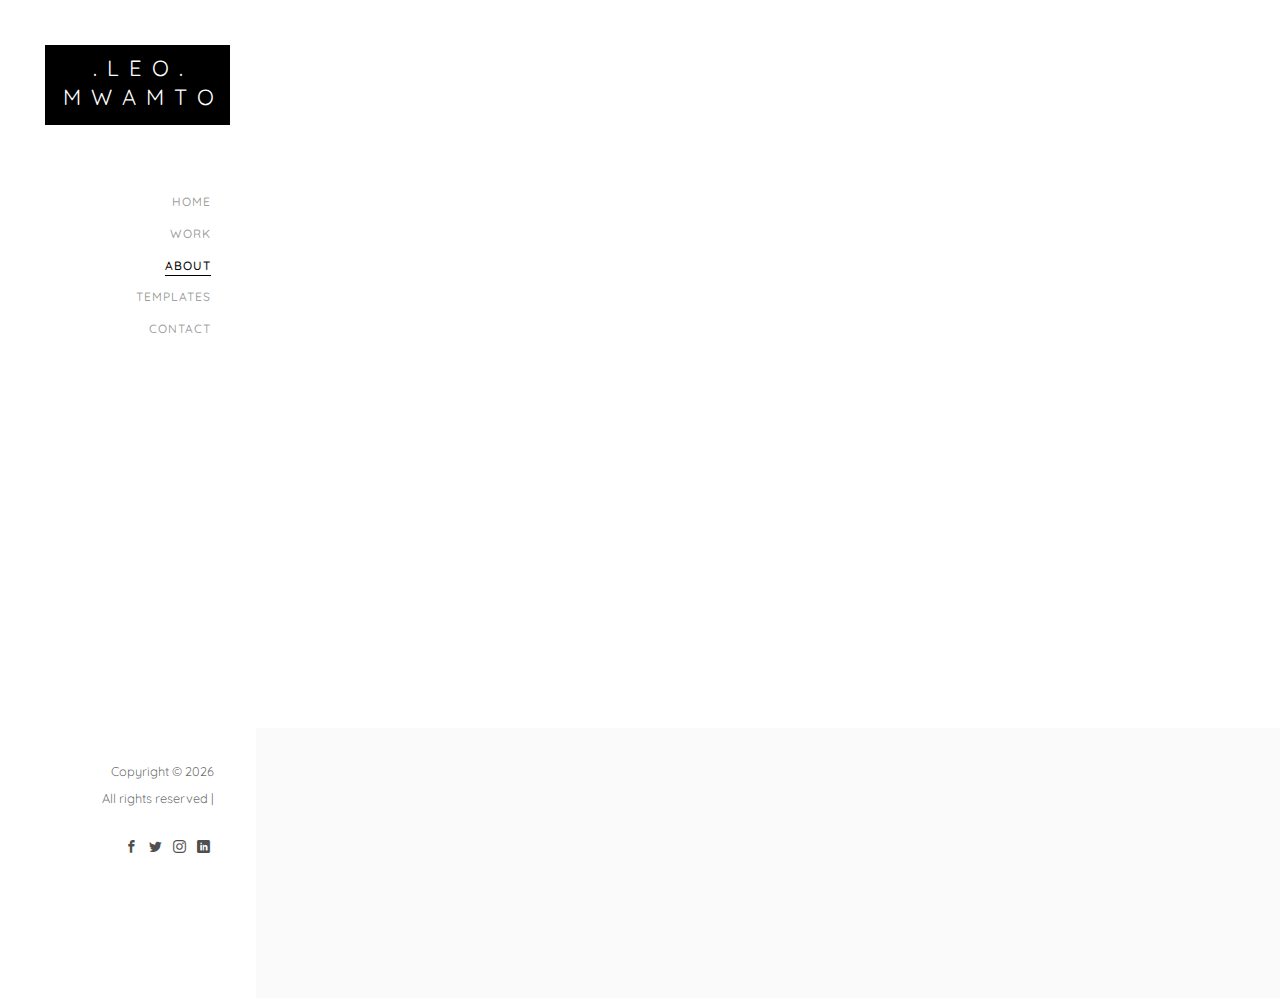
<file: about.html>
<!DOCTYPE HTML>
<html>
	<head>
	<meta charset="utf-8">
	<meta http-equiv="X-UA-Compatible" content="IE=edge">
	<title>Work Template</title>
	<meta name="viewport" content="width=device-width, initial-scale=1">
	<meta name="description" content="" />
	<meta name="keywords" content="" />
	<meta name="author" content="" />

  <!-- Facebook and Twitter integration -->
	<meta property="og:title" content=""/>
	<meta property="og:image" content=""/>
	<meta property="og:url" content=""/>
	<meta property="og:site_name" content=""/>
	<meta property="og:description" content=""/>
	<meta name="twitter:title" content="" />
	<meta name="twitter:image" content="" />
	<meta name="twitter:url" content="" />
	<meta name="twitter:card" content="" />

	<!-- Place favicon.ico and apple-touch-icon.png in the root directory -->
	<link rel="shortcut icon" href="favicon.ico">

	<link href="https://fonts.googleapis.com/css?family=Quicksand:300,400,500,700" rel="stylesheet">
	
	<!-- Animate.css -->
	<link rel="stylesheet" href="css/animate.css">
	<!-- Icomoon Icon Fonts-->
	<link rel="stylesheet" href="css/icomoon.css">
	<!-- Bootstrap  -->
	<link rel="stylesheet" href="css/bootstrap.css">
	<!-- Flexslider  -->
	<link rel="stylesheet" href="css/flexslider.css">
	<!-- Theme style  -->
	<link rel="stylesheet" href="css/style.css">

	<!-- Modernizr JS -->
	<script src="js/modernizr-2.6.2.min.js"></script>
	<!-- FOR IE9 below -->
	<!--[if lt IE 9]>
	<script src="js/respond.min.js"></script>
	<![endif]-->

	</head>
	<body>
	<div id="colorlib-page">
		<a href="#" class="js-colorlib-nav-toggle colorlib-nav-toggle"><i></i></a>
		<aside id="colorlib-aside" role="complementary" class="border js-fullheight">
			<h1 id="colorlib-logo"><a href="index.html"><span>.LEO.</span><span>MWAMTO</span></a></h1>
			<nav id="colorlib-main-menu" role="navigation">
				<ul>
					<li><a href="index.html">Home</a></li>
					<li><a href="work.html">Work</a></li>
					<li class="colorlib-active"><a href="about.html">About</a></li>
					<li><a href ="templates.html">Templates</a></li>
					<li><a href="contact.html">Contact</a></li>
				</ul>
			</nav>

			<div class="colorlib-footer">
				<p><small><!-- Link back to Colorlib can't be removed. Template is licensed under CC BY 3.0. -->
					Copyright &copy; <script>document.write(new Date().getFullYear());</script><br> All rights reserved | 
<!-- Link back to Colorlib can't be removed. Template is licensed under CC BY 3.0. --> </span>
				<ul>
					<li><a href="https://www.facebook.com/leo.mwamto" target="_blank"><i class="icon-facebook2"></i></a></li>
					<li><a href="https://twitter.com/leo_geeky" target="_blank"><i class="icon-twitter2"></i></a></li>
					<li><a href="https://www.instagram.com/leo_mwamto/" target="_blank"><i class="icon-instagram"></i></a></li>
					<li><a href="https://www.linkedin.com/in/leo-mwamto/" target="_blank"><i class="icon-linkedin2"></i></a></li>
				</ul>
			</div>

		</aside>

		<div id="colorlib-main">
			<div class="colorlib-about">
				<div class="container-fluid">
					<div class="row">
						<div class="col-md-6">
							<div class="about-img animate-box" data-animate-effect="fadeInLeft" style="background-image: url(images/bg.jpg);">
								<div class="about-img-2 animate-box" data-animate-effect="fadeInRight" style="background-image: url(images/img.jpg);"></div>
							</div>
						</div>
						<div class="col-md-6 animate-box" data-animate-effect="fadeInLeft">
							<div class="about-desc">
								<span class="heading-meta">About Me</span>
								<p>Working around computers and creating solutions has always intrigued me. As a fullstack Developer, I enjoy the connection between the frontend and backend designs.
									Therefore, I am in a position to create a full functioning web application. Besides good looking and a well coded app, I also focus on creating applications that give users an ease to interact with while meeting their needs.

								</p>
							</div>
							<div class="fancy-collapse-panel">
								<div class="panel-group" id="accordion" role="tablist" aria-multiselectable="true">
									<div class="panel panel-default">
									    <div class="panel-heading" role="tab" id="headingOne">
									        <h4 class="panel-title">
									            <a data-toggle="collapse" data-parent="#accordion" href="#collapseOne" aria-expanded="true" aria-controls="collapseOne">Why choose me?
									            </a>
									        </h4>
									    </div>
									    <div id="collapseOne" class="panel-collapse collapse in" role="tabpanel" aria-labelledby="headingOne">
									         <div class="panel-body">
									            <div class="row">
										      		<div class="col-md-6">
										      			<p> I have a keen eye for details, I am creative, a critical thinker and an articulate problem solver. Regarding communication, I have good listening skills and is Eloquent in both Swahili and English languages.</p>
										      		</div>
										      		<div class="col-md-6">
										      			<p>Besides programming skills, I work well with various individuals and therefore collaborates with collegues. Furthermore, I am easily adjustable to any company culture. </p>
										      		</div>
										      	</div>
									         </div>
									    </div>
									</div>
									<div class="panel panel-default">
									    <div class="panel-heading" role="tab" id="headingTwo">
									        <h4 class="panel-title">
									            <a class="collapsed" data-toggle="collapse" data-parent="#accordion" href="#collapseTwo" aria-expanded="false" aria-controls="collapseTwo">What I do?
									            </a>
									        </h4>
									    </div>
									    <div id="collapseTwo" class="panel-collapse collapse" role="tabpanel" aria-labelledby="headingTwo">
									        <div class="panel-body">
												<p>I am capable of building both client and server side software. My main area of focus in the client and server software are:<br>
												    </p>
													<ul>
														<li>Programming the server using Python and its frameworks; Flask and Django</li>
														<li>Programming the database using PostgreSQL, SQLite, and MySQL</li>
														<li>Programming the browser using javaScript, jQuery, and Angular JS</li>
														<li>Use of HTML and CSS</li>
														<li>Creating web templates and graphical designs using Photoshop</li>
													</ul>
													<p>In addition to the mentioned stack, I am also experienced in working around JSON, API's, XML and Dreamweaver</p>
									        </div>
									    </div>
									</div>
									<div class="panel panel-default">
									    <div class="panel-heading" role="tab" id="headingThree">
									        <h4 class="panel-title">
									            <a class="collapsed" data-toggle="collapse" data-parent="#accordion" href="#collapseThree" aria-expanded="false" aria-controls="collapseThree">My Specialties
									            </a>
									        </h4>
									    </div>
									    <div id="collapseThree" class="panel-collapse collapse" role="tabpanel" aria-labelledby="headingThree">
									        <div class="panel-body">
									            <ul>
													<li>Python: Django and Flask</li>
													<li>javaScript, JQuery and Angular JS</li>
													<li>PostgreSQL, SQLite, and MySQL</li>
													<li>HTML, HTML DOM, CSS, Bootstrap, and JSON</li>
													<li>Photoshop</li>
												</ul>	
									        </div>
									    </div>
									</div>
								</div>
							</div>
						</div>
					</div>
				</div>
			</div>

			

			<div id="get-in-touch" class="colorlib-bg-color">
				<div class="colorlib-narrow-content">
					<div class="row">
						<div class="col-md-6 animate-box" data-animate-effect="fadeInLeft">
							<h2>Get in Touch!</h2>
						</div>
					</div>
					<div class="row">
						<div class="col-md-6 col-md-offset-3 col-md-pull-3 animate-box" data-animate-effect="fadeInLeft">
							<p class="colorlib-lead">Separated they live in Bookmarksgrove right at the coast of the Semantics, a large language ocean.</p>
							<p><a href="#" class="btn btn-primary btn-learn">Contact me!</a></p>
						</div>
						
					</div>
				</div>
			</div>
		</div>
	</div>

	<!-- jQuery -->
	<script src="js/jquery.min.js"></script>
	<!-- jQuery Easing -->
	<script src="js/jquery.easing.1.3.js"></script>
	<!-- Bootstrap -->
	<script src="js/bootstrap.min.js"></script>
	<!-- Waypoints -->
	<script src="js/jquery.waypoints.min.js"></script>
	<!-- Flexslider -->
	<script src="js/jquery.flexslider-min.js"></script>
	<!-- Sticky Kit -->
	<script src="js/sticky-kit.min.js"></script>
	
	
	<!-- MAIN JS -->
	<script src="js/main.js"></script>

	</body>
</html>
</file>
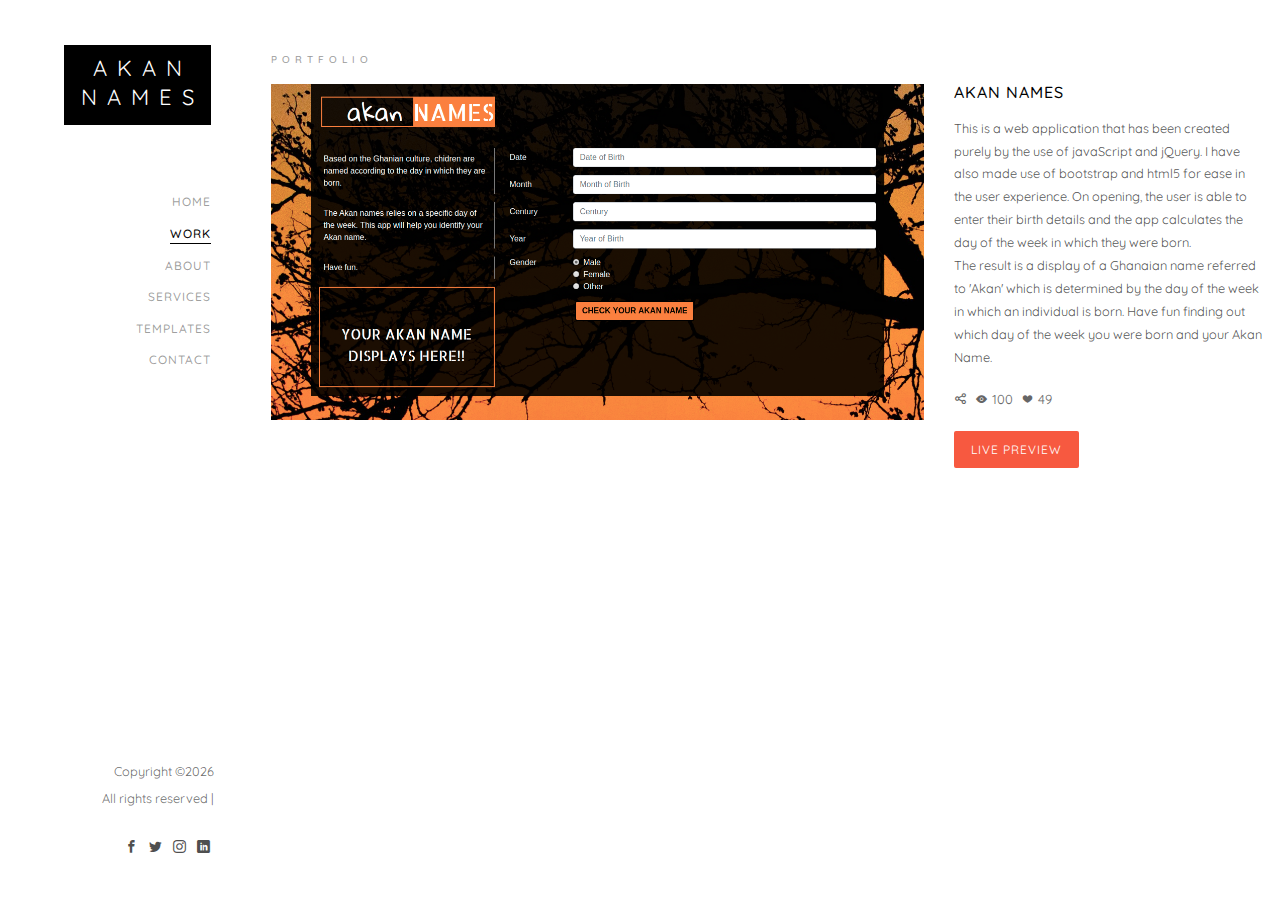
<file: akan.html>
<!DOCTYPE HTML>
<html>
	<head>
	<meta charset="utf-8">
	<meta http-equiv="X-UA-Compatible" content="IE=edge">
	<title>Akan Template</title>
	<meta name="viewport" content="width=device-width, initial-scale=1">
	<meta name="description" content="" />
	<meta name="keywords" content="" />
	<meta name="author" content="" />

  <!-- Facebook and Twitter integration -->
	<meta property="og:title" content=""/>
	<meta property="og:image" content=""/>
	<meta property="og:url" content=""/>
	<meta property="og:site_name" content=""/>
	<meta property="og:description" content=""/>
	<meta name="twitter:title" content="" />
	<meta name="twitter:image" content="" />
	<meta name="twitter:url" content="" />
	<meta name="twitter:card" content="" />

	<!-- Place favicon.ico and apple-touch-icon.png in the root directory -->
	<link rel="shortcut icon" href="favicon.ico">

	<link href="https://fonts.googleapis.com/css?family=Quicksand:300,400,500,700" rel="stylesheet">
	
	<!-- Animate.css -->
	<link rel="stylesheet" href="css/animate.css">
	<!-- Icomoon Icon Fonts-->
	<link rel="stylesheet" href="css/icomoon.css">
	<!-- Bootstrap  -->
	<link rel="stylesheet" href="css/bootstrap.css">
	<!-- Flexslider  -->
	<link rel="stylesheet" href="css/flexslider.css">
	<!-- Theme style  -->
	<link rel="stylesheet" href="css/style.css">

	<!-- Modernizr JS -->
	<script src="js/modernizr-2.6.2.min.js"></script>
	<!-- FOR IE9 below -->
	<!--[if lt IE 9]>
	<script src="js/respond.min.js"></script>
	<![endif]-->

	</head>
	<body>
	<div id="colorlib-page">
		<a href="#" class="js-colorlib-nav-toggle colorlib-nav-toggle"><i></i></a>
		<aside id="colorlib-aside" role="complementary" class="border js-fullheight">
			<h1 id="colorlib-logo"><a href="index.html"><span>AKAN</span><span>NAMES</span></a></h1>
			<nav id="colorlib-main-menu" role="navigation">
				<ul>
					<li><a href="index.html">Home</a></li>
					<li class="colorlib-active"><a href="work.html">Work</a></li>
					<li><a href="about.html">About</a></li>
					<li><a href="services.html">Services</a></li>
					<li><a href="templates.html">Templates</a></li>
					<li><a href="contact.html">Contact</a></li>
				</ul>
			</nav>

			<div class="colorlib-footer">
				<p><small><!-- Link back to Colorlib can't be removed. Template is licensed under CC BY 3.0. -->
Copyright &copy;<script>document.write(new Date().getFullYear());</script> <br>All rights reserved | 
<!-- Link back to Colorlib can't be removed. Template is licensed under CC BY 3.0. --> </span> 
				<ul>
					<li><a href="https://www.facebook.com/leo.mwamto" target="_blank"><i class="icon-facebook2"></i></a></li>
					<li><a href="https://twitter.com/leo_geeky" target="_blank"><i class="icon-twitter2"></i></a></li>
					<li><a href="https://www.instagram.com/leo_mwamto/" target="_blank"><i class="icon-instagram"></i></a></li>
					<li><a href="https://www.linkedin.com/in/leo-mwamto/" target="_blank"><i class="icon-linkedin2"></i></a></li>
				</ul>
			</div>

		</aside>

		<div id="colorlib-main">

			<div class="colorlib-work">
				<div class="container-fluid">
					<div class="row">
						<div class="col-md-6 col-md-offset-3 col-md-pull-3">
							<span class="heading-meta">Portfolio</span>
							<!-- <h2 class="colorlib-heading animate-box" data-animate-effect="fadeInLeft">Akan Names</h2> -->
						</div>
					</div>
					<div class="row">
						<div class="col-md-8 image-content">
							<img class="img-responsive" src="images/akan.png" alt="HTML5 Bootstrap Template by colorlib.com">
							
						</div>
						<div class="col-md-4 sticky-parent">
							<div id="sticky_item">
								<div class="project-desc">
									<h2>Akan Names</h2>
									<p>This is a web application that has been created purely by the use of javaScript and jQuery. I have also made use of bootstrap and html5 for ease in the user experience. On opening, the user is able to enter their birth details and the app calculates the day of the week in which they were born.<br>
									The result is a display of a Ghanaian name referred to 'Akan' which is determined by the day of the week in which an individual is born. Have fun finding out which day of the week you were born and your Akan Name.
									</p>
									<p class="icon">
										<span><a href="#"><i class="icon-share3"></i></a></span>
										<span><a href="#"><i class="icon-eye"></i> 100</a></span>
										<span><a href="#"><i class="icon-heart"></i> 49</a></span>
									</p>
									<p><a href="https://leoamby.github.io/IP-Akan-Name/" class="btn btn-primary" target="blank">Live Preview</a> 
								</div>
							</div>
						</div>
					</div>
				</div>
			</div>

			
						</div>
	</div>

	<!-- jQuery -->
	<script src="js/jquery.min.js"></script>
	<!-- jQuery Easing -->
	<script src="js/jquery.easing.1.3.js"></script>
	<!-- Bootstrap -->
	<script src="js/bootstrap.min.js"></script>
	<!-- Waypoints -->
	<script src="js/jquery.waypoints.min.js"></script>
	<!-- Flexslider -->
	<script src="js/jquery.flexslider-min.js"></script>
	<!-- Sticky Kit -->
	<script src="js/sticky-kit.min.js"></script>
	
	
	<!-- MAIN JS -->
	<script src="js/main.js"></script>

	</body>
</html>
</file>
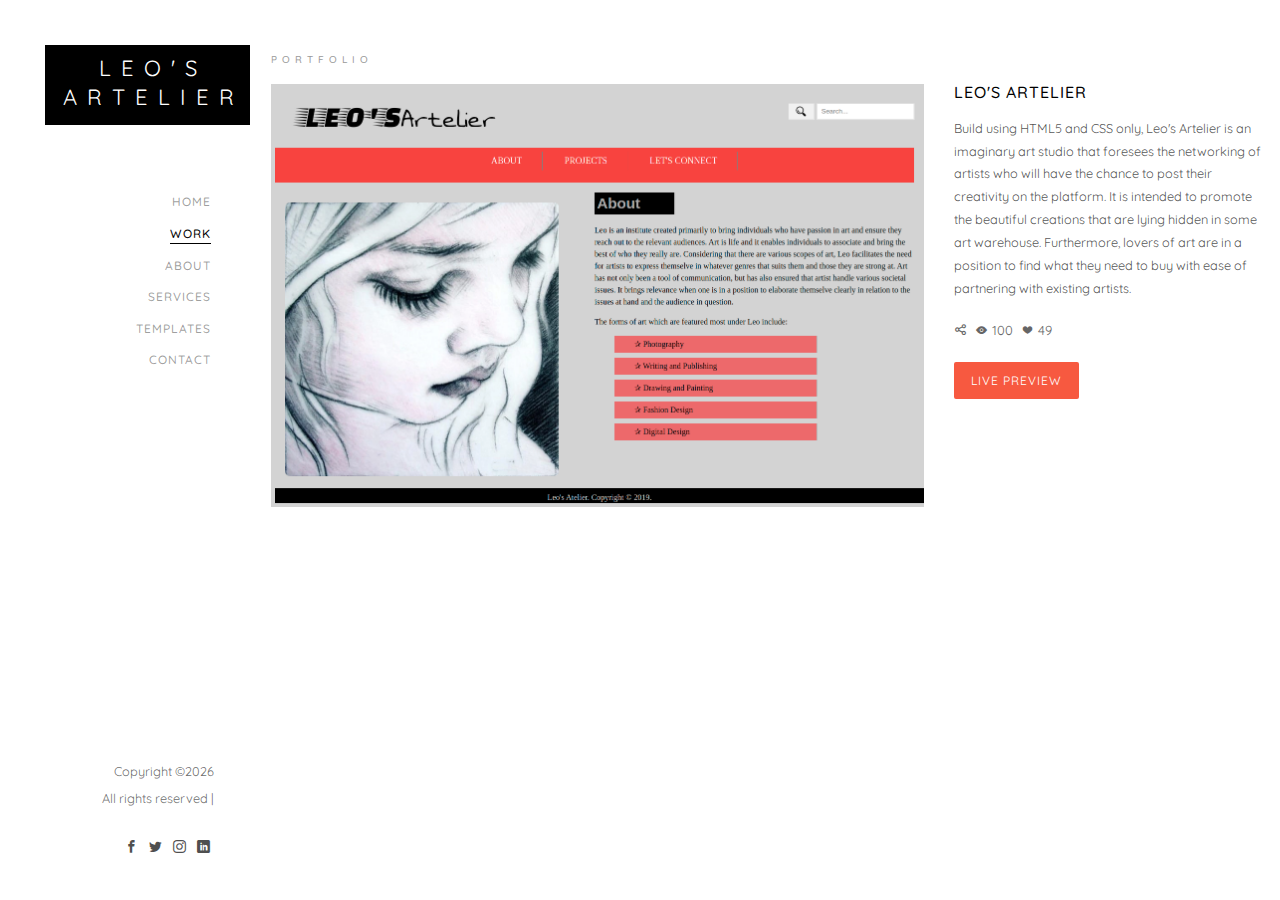
<file: artelier.html>
<!DOCTYPE HTML>
<html>
	<head>
	<meta charset="utf-8">
	<meta http-equiv="X-UA-Compatible" content="IE=edge">
	<title>Art-Elier Template</title>
	<meta name="viewport" content="width=device-width, initial-scale=1">
	<meta name="description" content="" />
	<meta name="keywords" content="" />
	<meta name="author" content="" />

  <!-- Facebook and Twitter integration -->
	<meta property="og:title" content=""/>
	<meta property="og:image" content=""/>
	<meta property="og:url" content=""/>
	<meta property="og:site_name" content=""/>
	<meta property="og:description" content=""/>
	<meta name="twitter:title" content="" />
	<meta name="twitter:image" content="" />
	<meta name="twitter:url" content="" />
	<meta name="twitter:card" content="" />

	<!-- Place favicon.ico and apple-touch-icon.png in the root directory -->
	<link rel="shortcut icon" href="favicon.ico">

	<link href="https://fonts.googleapis.com/css?family=Quicksand:300,400,500,700" rel="stylesheet">
	
	<!-- Animate.css -->
	<link rel="stylesheet" href="css/animate.css">
	<!-- Icomoon Icon Fonts-->
	<link rel="stylesheet" href="css/icomoon.css">
	<!-- Bootstrap  -->
	<link rel="stylesheet" href="css/bootstrap.css">
	<!-- Flexslider  -->
	<link rel="stylesheet" href="css/flexslider.css">
	<!-- Theme style  -->
	<link rel="stylesheet" href="css/style.css">

	<!-- Modernizr JS -->
	<script src="js/modernizr-2.6.2.min.js"></script>
	<!-- FOR IE9 below -->
	<!--[if lt IE 9]>
	<script src="js/respond.min.js"></script>
	<![endif]-->

	</head>
	<body>
	<div id="colorlib-page">
		<a href="#" class="js-colorlib-nav-toggle colorlib-nav-toggle"><i></i></a>
		<aside id="colorlib-aside" role="complementary" class="border js-fullheight">
			<h1 id="colorlib-logo"><a href="index.html"><span>LEO'S</span><span>ARTELIER</span></a></h1>
			<nav id="colorlib-main-menu" role="navigation">
				<ul>
					<li><a href="index.html">Home</a></li>
					<li class="colorlib-active"><a href="work.html">Work</a></li>
					<li><a href="about.html">About</a></li>
					<li><a href="services.html">Services</a></li>
					<li><a href="templates.html">Templates</a></li>
					<li><a href="contact.html">Contact</a></li>
				</ul>
			</nav>

			<div class="colorlib-footer">
				<p><small><!-- Link back to Colorlib can't be removed. Template is licensed under CC BY 3.0. -->
Copyright &copy;<script>document.write(new Date().getFullYear());</script> <br>All rights reserved | 
<!-- Link back to Colorlib can't be removed. Template is licensed under CC BY 3.0. --> </span> 
				<ul>
					<li><a href="https://www.facebook.com/leo.mwamto" target="_blank"><i class="icon-facebook2"></i></a></li>
					<li><a href="https://twitter.com/leo_geeky" target="_blank"><i class="icon-twitter2"></i></a></li>
					<li><a href="https://www.instagram.com/leo_mwamto/" target="_blank"><i class="icon-instagram"></i></a></li>
					<li><a href="https://www.linkedin.com/in/leo-mwamto/" target="_blank"><i class="icon-linkedin2"></i></a></li>
				</ul>
			</div>

		</aside>

		<div id="colorlib-main">

			<div class="colorlib-work">
				<div class="container-fluid">
					<div class="row">
						<div class="col-md-6 col-md-offset-3 col-md-pull-3">
							<span class="heading-meta">Portfolio</span>
							<!-- <h2 class="colorlib-heading animate-box" data-animate-effect="fadeInLeft">Akan Names</h2> -->
						</div>
					</div>
					<div class="row">
						<div class="col-md-8 image-content">
							<img class="img-responsive" src="images/art.png" alt="HTML5 Bootstrap Template by colorlib.com">
							
						</div>
						<div class="col-md-4 sticky-parent">
							<div id="sticky_item">
								<div class="project-desc">
									<h2>Leo's Artelier</h2>
									<p>Build using HTML5 and CSS only, Leo's Artelier is an imaginary art studio that foresees the networking of artists who will have the chance to post their creativity on the platform.
                                        It is intended to promote the beautiful creations that are lying hidden in some art warehouse. Furthermore, lovers of art are in a position to find what they need to buy with ease of partnering with existing artists.
									</p>
									<p class="icon">
										<span><a href="#"><i class="icon-share3"></i></a></span>
										<span><a href="#"><i class="icon-eye"></i> 100</a></span>
										<span><a href="#"><i class="icon-heart"></i> 49</a></span>
									</p>
									<p><a href="https://leoamby.github.io/Artelier/" class="btn btn-primary" target="blank">Live Preview</a> 
										<!-- or <a href="#" class="btn-download">Download</a></p> -->
								</div>
							</div>
						</div>
					</div>
				</div>
			</div>

			
						</div>
	</div>

	<!-- jQuery -->
	<script src="js/jquery.min.js"></script>
	<!-- jQuery Easing -->
	<script src="js/jquery.easing.1.3.js"></script>
	<!-- Bootstrap -->
	<script src="js/bootstrap.min.js"></script>
	<!-- Waypoints -->
	<script src="js/jquery.waypoints.min.js"></script>
	<!-- Flexslider -->
	<script src="js/jquery.flexslider-min.js"></script>
	<!-- Sticky Kit -->
	<script src="js/sticky-kit.min.js"></script>
	
	
	<!-- MAIN JS -->
	<script src="js/main.js"></script>

	</body>
</html>
</file>
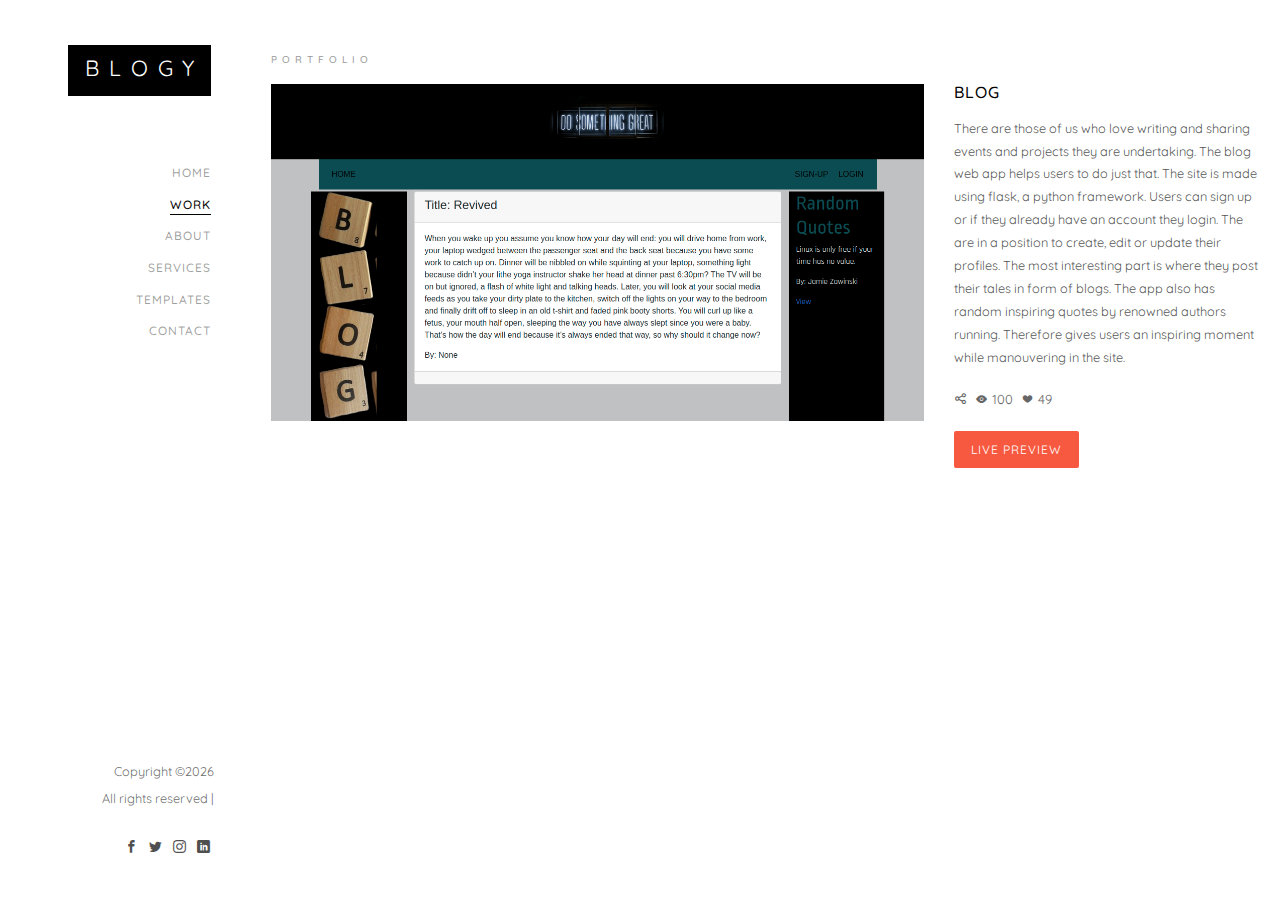
<file: blogy.html>
<!DOCTYPE HTML>
<html>
	<head>
	<meta charset="utf-8">
	<meta http-equiv="X-UA-Compatible" content="IE=edge">
	<title>Blog Template</title>
	<meta name="viewport" content="width=device-width, initial-scale=1">
	<meta name="description" content="" />
	<meta name="keywords" content="" />
	<meta name="author" content="" />

  <!-- Facebook and Twitter integration -->
	<meta property="og:title" content=""/>
	<meta property="og:image" content=""/>
	<meta property="og:url" content=""/>
	<meta property="og:site_name" content=""/>
	<meta property="og:description" content=""/>
	<meta name="twitter:title" content="" />
	<meta name="twitter:image" content="" />
	<meta name="twitter:url" content="" />
	<meta name="twitter:card" content="" />

	<!-- Place favicon.ico and apple-touch-icon.png in the root directory -->
	<link rel="shortcut icon" href="favicon.ico">

	<link href="https://fonts.googleapis.com/css?family=Quicksand:300,400,500,700" rel="stylesheet">
	
	<!-- Animate.css -->
	<link rel="stylesheet" href="css/animate.css">
	<!-- Icomoon Icon Fonts-->
	<link rel="stylesheet" href="css/icomoon.css">
	<!-- Bootstrap  -->
	<link rel="stylesheet" href="css/bootstrap.css">
	<!-- Flexslider  -->
	<link rel="stylesheet" href="css/flexslider.css">
	<!-- Theme style  -->
	<link rel="stylesheet" href="css/style.css">

	<!-- Modernizr JS -->
	<script src="js/modernizr-2.6.2.min.js"></script>
	<!-- FOR IE9 below -->
	<!--[if lt IE 9]>
	<script src="js/respond.min.js"></script>
	<![endif]-->

	</head>
	<body>
	<div id="colorlib-page">
		<a href="#" class="js-colorlib-nav-toggle colorlib-nav-toggle"><i></i></a>
		<aside id="colorlib-aside" role="complementary" class="border js-fullheight">
			<h1 id="colorlib-logo"><a href="index.html"><span>BLOGY</span></a></h1>
			<nav id="colorlib-main-menu" role="navigation">
				<ul>
					<li><a href="index.html">Home</a></li>
					<li class="colorlib-active"><a href="work.html">Work</a></li>
					<li><a href="about.html">About</a></li>
					<li><a href="services.html">Services</a></li>
					<li><a href="templates.html">Templates</a></li>
					<li><a href="contact.html">Contact</a></li>
				</ul>
			</nav>

			<div class="colorlib-footer">
				<p><small><!-- Link back to Colorlib can't be removed. Template is licensed under CC BY 3.0. -->
Copyright &copy;<script>document.write(new Date().getFullYear());</script> <br>All rights reserved | 
<!-- Link back to Colorlib can't be removed. Template is licensed under CC BY 3.0. --> </span> 
				<ul>
					<li><a href="https://www.facebook.com/leo.mwamto" target="_blank"><i class="icon-facebook2"></i></a></li>
					<li><a href="https://twitter.com/leo_geeky" target="_blank"><i class="icon-twitter2"></i></a></li>
					<li><a href="https://www.instagram.com/leo_mwamto/" target="_blank"><i class="icon-instagram"></i></a></li>
					<li><a href="https://www.linkedin.com/in/leo-mwamto/" target="_blank"><i class="icon-linkedin2"></i></a></li>
				</ul>
			</div>

		</aside>

		<div id="colorlib-main">

			<div class="colorlib-work">
				<div class="container-fluid">
					<div class="row">
						<div class="col-md-6 col-md-offset-3 col-md-pull-3">
							<span class="heading-meta">Portfolio</span>
							<!-- <h2 class="colorlib-heading animate-box" data-animate-effect="fadeInLeft">Akan Names</h2> -->
						</div>
					</div>
					<div class="row">
						<div class="col-md-8 image-content">
							<img class="img-responsive" src="images/blog.png" alt="HTML5 Bootstrap Template by colorlib.com">
							
						</div>
						<div class="col-md-4 sticky-parent">
							<div id="sticky_item">
								<div class="project-desc">
									<h2>Blog</h2>
									<p>There are those of us who love writing and sharing events and projects they are undertaking. The blog web app helps users to do just that.
                                        The site is made using flask, a python framework. Users can sign up or if they already have an account they login. The are in a position to create, edit or update their profiles. 
                                        The most interesting part is where they post their tales in form of blogs. 

                                        The app also has random inspiring quotes by renowned authors running. Therefore gives users an inspiring moment while manouvering in the site.
									</p>
									<p class="icon">
										<span><a href="#"><i class="icon-share3"></i></a></span>
										<span><a href="#"><i class="icon-eye"></i> 100</a></span>
										<span><a href="#"><i class="icon-heart"></i> 49</a></span>
									</p>
									<p><a href="https://leos-blog.herokuapp.com/" class="btn btn-primary">Live Preview</a> 
										<!-- or <a href="#" class="btn-download">Download</a></p> -->
								</div>
							</div>
						</div>
					</div>
				</div>
			</div>

			
						</div>
	</div>

	<!-- jQuery -->
	<script src="js/jquery.min.js"></script>
	<!-- jQuery Easing -->
	<script src="js/jquery.easing.1.3.js"></script>
	<!-- Bootstrap -->
	<script src="js/bootstrap.min.js"></script>
	<!-- Waypoints -->
	<script src="js/jquery.waypoints.min.js"></script>
	<!-- Flexslider -->
	<script src="js/jquery.flexslider-min.js"></script>
	<!-- Sticky Kit -->
	<script src="js/sticky-kit.min.js"></script>
	
	
	<!-- MAIN JS -->
	<script src="js/main.js"></script>

	</body>
</html>
</file>
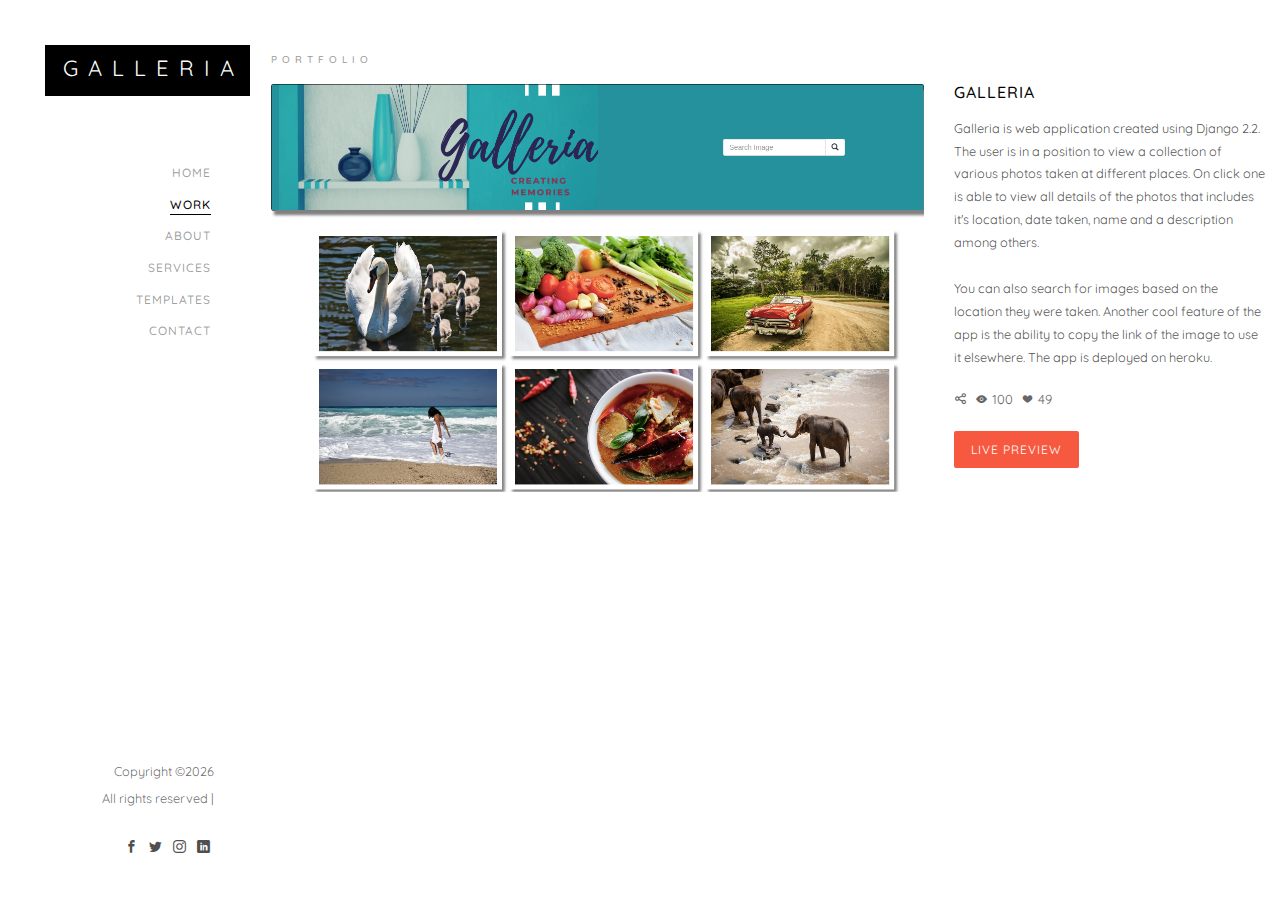
<file: gallery.html>
<!DOCTYPE HTML>
<html>
	<head>
	<meta charset="utf-8">
	<meta http-equiv="X-UA-Compatible" content="IE=edge">
	<title>Galleria Template</title>
	<meta name="viewport" content="width=device-width, initial-scale=1">
	<meta name="description" content="" />
	<meta name="keywords" content="" />
	<meta name="author" content="" />

  <!-- Facebook and Twitter integration -->
	<meta property="og:title" content=""/>
	<meta property="og:image" content=""/>
	<meta property="og:url" content=""/>
	<meta property="og:site_name" content=""/>
	<meta property="og:description" content=""/>
	<meta name="twitter:title" content="" />
	<meta name="twitter:image" content="" />
	<meta name="twitter:url" content="" />
	<meta name="twitter:card" content="" />

	<!-- Place favicon.ico and apple-touch-icon.png in the root directory -->
	<link rel="shortcut icon" href="favicon.ico">

	<link href="https://fonts.googleapis.com/css?family=Quicksand:300,400,500,700" rel="stylesheet">
	
	<!-- Animate.css -->
	<link rel="stylesheet" href="css/animate.css">
	<!-- Icomoon Icon Fonts-->
	<link rel="stylesheet" href="css/icomoon.css">
	<!-- Bootstrap  -->
	<link rel="stylesheet" href="css/bootstrap.css">
	<!-- Flexslider  -->
	<link rel="stylesheet" href="css/flexslider.css">
	<!-- Theme style  -->
	<link rel="stylesheet" href="css/style.css">

	<!-- Modernizr JS -->
	<script src="js/modernizr-2.6.2.min.js"></script>
	<!-- FOR IE9 below -->
	<!--[if lt IE 9]>
	<script src="js/respond.min.js"></script>
	<![endif]-->

	</head>
	<body>
	<div id="colorlib-page">
		<a href="#" class="js-colorlib-nav-toggle colorlib-nav-toggle"><i></i></a>
		<aside id="colorlib-aside" role="complementary" class="border js-fullheight">
			<h1 id="colorlib-logo"><a href="index.html"><span>GALLERIA</span></a></h1>
			<nav id="colorlib-main-menu" role="navigation">
				<ul>
					<li><a href="index.html">Home</a></li>
					<li class="colorlib-active"><a href="work.html">Work</a></li>
					<li><a href="about.html">About</a></li>
					<li><a href="services.html">Services</a></li>
					<li><a href="templates.html">Templates</a></li>
					<li><a href="contact.html">Contact</a></li>
				</ul>
			</nav>

			<div class="colorlib-footer">
				<p><small><!-- Link back to Colorlib can't be removed. Template is licensed under CC BY 3.0. -->
Copyright &copy;<script>document.write(new Date().getFullYear());</script> <br>All rights reserved | 
<!-- Link back to Colorlib can't be removed. Template is licensed under CC BY 3.0. --> </span> 
				<ul>
					<li><a href="https://www.facebook.com/leo.mwamto" target="_blank"><i class="icon-facebook2"></i></a></li>
					<li><a href="https://twitter.com/leo_geeky" target="_blank"><i class="icon-twitter2"></i></a></li>
					<li><a href="https://www.instagram.com/leo_mwamto/" target="_blank"><i class="icon-instagram"></i></a></li>
					<li><a href="https://www.linkedin.com/in/leo-mwamto/" target="_blank"><i class="icon-linkedin2"></i></a></li>
				</ul>
			</div>

		</aside>

		<div id="colorlib-main">

			<div class="colorlib-work">
				<div class="container-fluid">
					<div class="row">
						<div class="col-md-6 col-md-offset-3 col-md-pull-3">
							<span class="heading-meta">Portfolio</span>
							<!-- <h2 class="colorlib-heading animate-box" data-animate-effect="fadeInLeft">Akan Names</h2> -->
						</div>
					</div>
					<div class="row">
						<div class="col-md-8 image-content">
							<img class="img-responsive" src="images/gallery.png" alt="HTML5 Bootstrap Template by colorlib.com">
							
						</div>
						<div class="col-md-4 sticky-parent">
							<div id="sticky_item">
								<div class="project-desc">
									<h2>Galleria</h2>
                                    <p>Galleria is web application created using Django 2.2. The user is in a position to view a collection of various photos taken at different places. On click one is able to view all details of the photos that includes it's location, date taken, name and a description among others.<br>
                                        <br> You can also search for images based on the location they were taken. Another cool feature of the app is the ability to copy the link of the image to use it elsewhere. The app is deployed on heroku.
									</p>
									<p class="icon">
										<span><a href="#"><i class="icon-share3"></i></a></span>
										<span><a href="#"><i class="icon-eye"></i> 100</a></span>
										<span><a href="#"><i class="icon-heart"></i> 49</a></span>
									</p>
									<p><a href="https://picha-gallery.herokuapp.com/" class="btn btn-primary" target="blank">Live Preview</a> 
										<!-- or <a href="#" class="btn-download">Download</a></p> -->
								</div>
							</div>
						</div>
					</div>
				</div>
			</div>

			
						</div>
	</div>

	<!-- jQuery -->
	<script src="js/jquery.min.js"></script>
	<!-- jQuery Easing -->
	<script src="js/jquery.easing.1.3.js"></script>
	<!-- Bootstrap -->
	<script src="js/bootstrap.min.js"></script>
	<!-- Waypoints -->
	<script src="js/jquery.waypoints.min.js"></script>
	<!-- Flexslider -->
	<script src="js/jquery.flexslider-min.js"></script>
	<!-- Sticky Kit -->
	<script src="js/sticky-kit.min.js"></script>
	
	
	<!-- MAIN JS -->
	<script src="js/main.js"></script>

	</body>
</html>
</file>
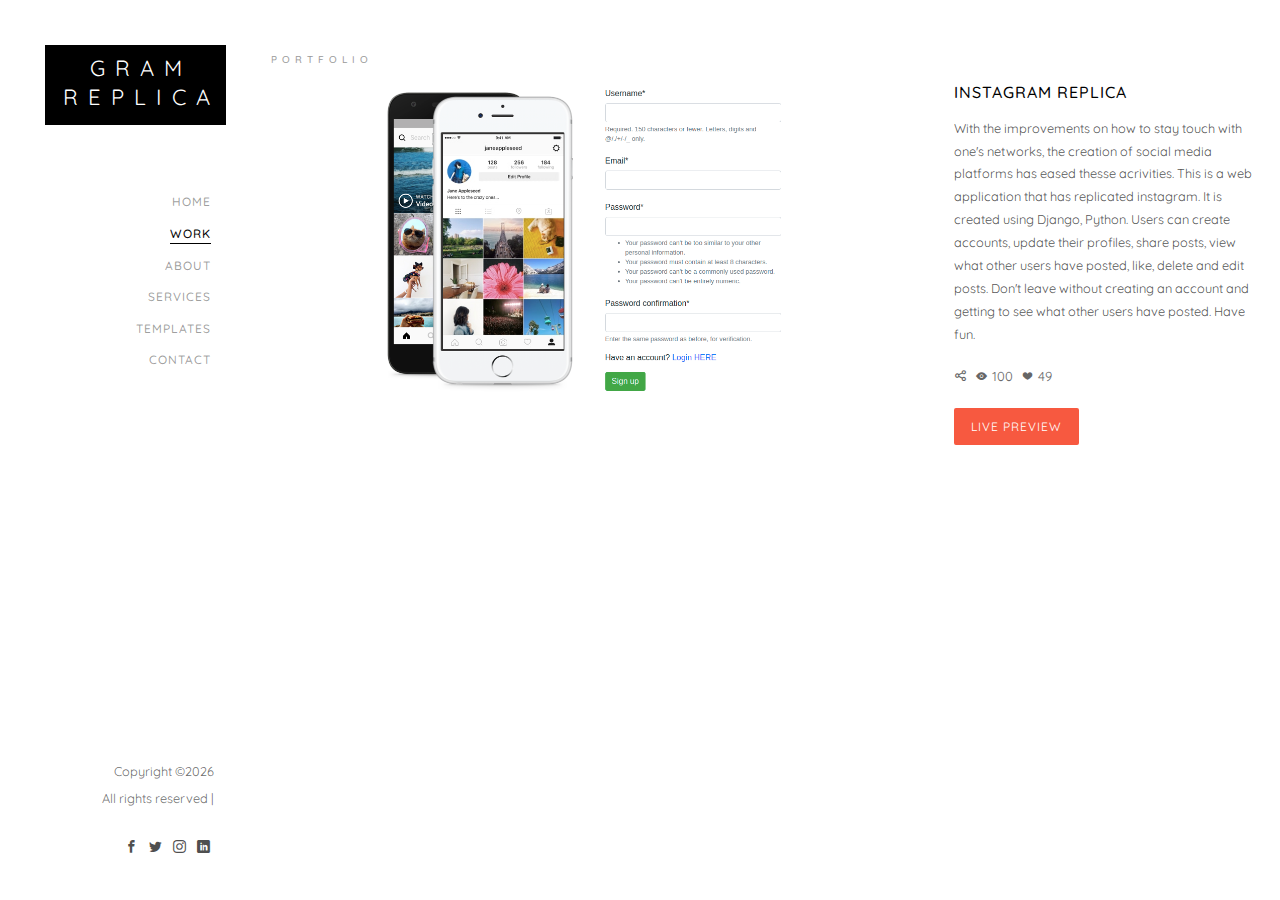
<file: gram.html>
<!DOCTYPE HTML>
<html>
	<head>
	<meta charset="utf-8">
	<meta http-equiv="X-UA-Compatible" content="IE=edge">
	<title>instagram Template</title>
	<meta name="viewport" content="width=device-width, initial-scale=1">
	<meta name="description" content="" />
	<meta name="keywords" content="" />
	<meta name="author" content="" />

  <!-- Facebook and Twitter integration -->
	<meta property="og:title" content=""/>
	<meta property="og:image" content=""/>
	<meta property="og:url" content=""/>
	<meta property="og:site_name" content=""/>
	<meta property="og:description" content=""/>
	<meta name="twitter:title" content="" />
	<meta name="twitter:image" content="" />
	<meta name="twitter:url" content="" />
	<meta name="twitter:card" content="" />

	<!-- Place favicon.ico and apple-touch-icon.png in the root directory -->
	<link rel="shortcut icon" href="favicon.ico">

	<link href="https://fonts.googleapis.com/css?family=Quicksand:300,400,500,700" rel="stylesheet">
	
	<!-- Animate.css -->
	<link rel="stylesheet" href="css/animate.css">
	<!-- Icomoon Icon Fonts-->
	<link rel="stylesheet" href="css/icomoon.css">
	<!-- Bootstrap  -->
	<link rel="stylesheet" href="css/bootstrap.css">
	<!-- Flexslider  -->
	<link rel="stylesheet" href="css/flexslider.css">
	<!-- Theme style  -->
	<link rel="stylesheet" href="css/style.css">

	<!-- Modernizr JS -->
	<script src="js/modernizr-2.6.2.min.js"></script>
	<!-- FOR IE9 below -->
	<!--[if lt IE 9]>
	<script src="js/respond.min.js"></script>
	<![endif]-->

	</head>
	<body>
	<div id="colorlib-page">
		<a href="#" class="js-colorlib-nav-toggle colorlib-nav-toggle"><i></i></a>
		<aside id="colorlib-aside" role="complementary" class="border js-fullheight">
			<h1 id="colorlib-logo"><a href="index.html"><span>GRAM</span><span>REPLICA</span></a></h1>
			<nav id="colorlib-main-menu" role="navigation">
				<ul>
					<li><a href="index.html">Home</a></li>
					<li class="colorlib-active"><a href="work.html">Work</a></li>
					<li><a href="about.html">About</a></li>
					<li><a href="services.html">Services</a></li>
					<li><a href="templates.html">Templates</a></li>
					<li><a href="contact.html">Contact</a></li>
				</ul>
			</nav>

			<div class="colorlib-footer">
				<p><small><!-- Link back to Colorlib can't be removed. Template is licensed under CC BY 3.0. -->
Copyright &copy;<script>document.write(new Date().getFullYear());</script> <br>All rights reserved | 
<!-- Link back to Colorlib can't be removed. Template is licensed under CC BY 3.0. --> </span> 
				<ul>
					<li><a href="https://www.facebook.com/leo.mwamto" target="_blank"><i class="icon-facebook2"></i></a></li>
					<li><a href="https://twitter.com/leo_geeky" target="_blank"><i class="icon-twitter2"></i></a></li>
					<li><a href="https://www.instagram.com/leo_mwamto/" target="_blank"><i class="icon-instagram"></i></a></li>
					<li><a href="https://www.linkedin.com/in/leo-mwamto/" target="_blank"><i class="icon-linkedin2"></i></a></li>
				</ul>
			</div>

		</aside>

		<div id="colorlib-main">

			<div class="colorlib-work">
				<div class="container-fluid">
					<div class="row">
						<div class="col-md-6 col-md-offset-3 col-md-pull-3">
							<span class="heading-meta">Portfolio</span>
							<!-- <h2 class="colorlib-heading animate-box" data-animate-effect="fadeInLeft">Akan Names</h2> -->
						</div>
					</div>
					<div class="row">
						<div class="col-md-8 image-content">
							<img class="img-responsive" src="images/gram.png" alt="HTML5 Bootstrap Template by colorlib.com">
							
						</div>
						<div class="col-md-4 sticky-parent">
							<div id="sticky_item">
								<div class="project-desc">
									<h2>Instagram Replica</h2>
									<p>With the improvements on how to stay touch with one's networks, the creation of social media platforms has eased thesse acrivities.
                                        This is a web application that has replicated instagram. It is created using Django, Python. Users can create accounts, update their profiles, share posts, view what other users have posted, like, delete and edit posts.
                                        Don't leave without creating an account and getting to see what other users have posted. Have fun.
									</p>
									<p class="icon">
										<span><a href="#"><i class="icon-share3"></i></a></span>
										<span><a href="#"><i class="icon-eye"></i> 100</a></span>
										<span><a href="#"><i class="icon-heart"></i> 49</a></span>
									</p>
									<p><a href="https://insta-replica.herokuapp.com" class="btn btn-primary" target="blank">Live Preview</a> 
										<!-- or <a href="#" class="btn-download">Download</a></p> -->
								</div>
							</div>
						</div>
					</div>
				</div>
			</div>

			
						</div>
	</div>

	<!-- jQuery -->
	<script src="js/jquery.min.js"></script>
	<!-- jQuery Easing -->
	<script src="js/jquery.easing.1.3.js"></script>
	<!-- Bootstrap -->
	<script src="js/bootstrap.min.js"></script>
	<!-- Waypoints -->
	<script src="js/jquery.waypoints.min.js"></script>
	<!-- Flexslider -->
	<script src="js/jquery.flexslider-min.js"></script>
	<!-- Sticky Kit -->
	<script src="js/sticky-kit.min.js"></script>
	
	
	<!-- MAIN JS -->
	<script src="js/main.js"></script>

	</body>
</html>
</file>
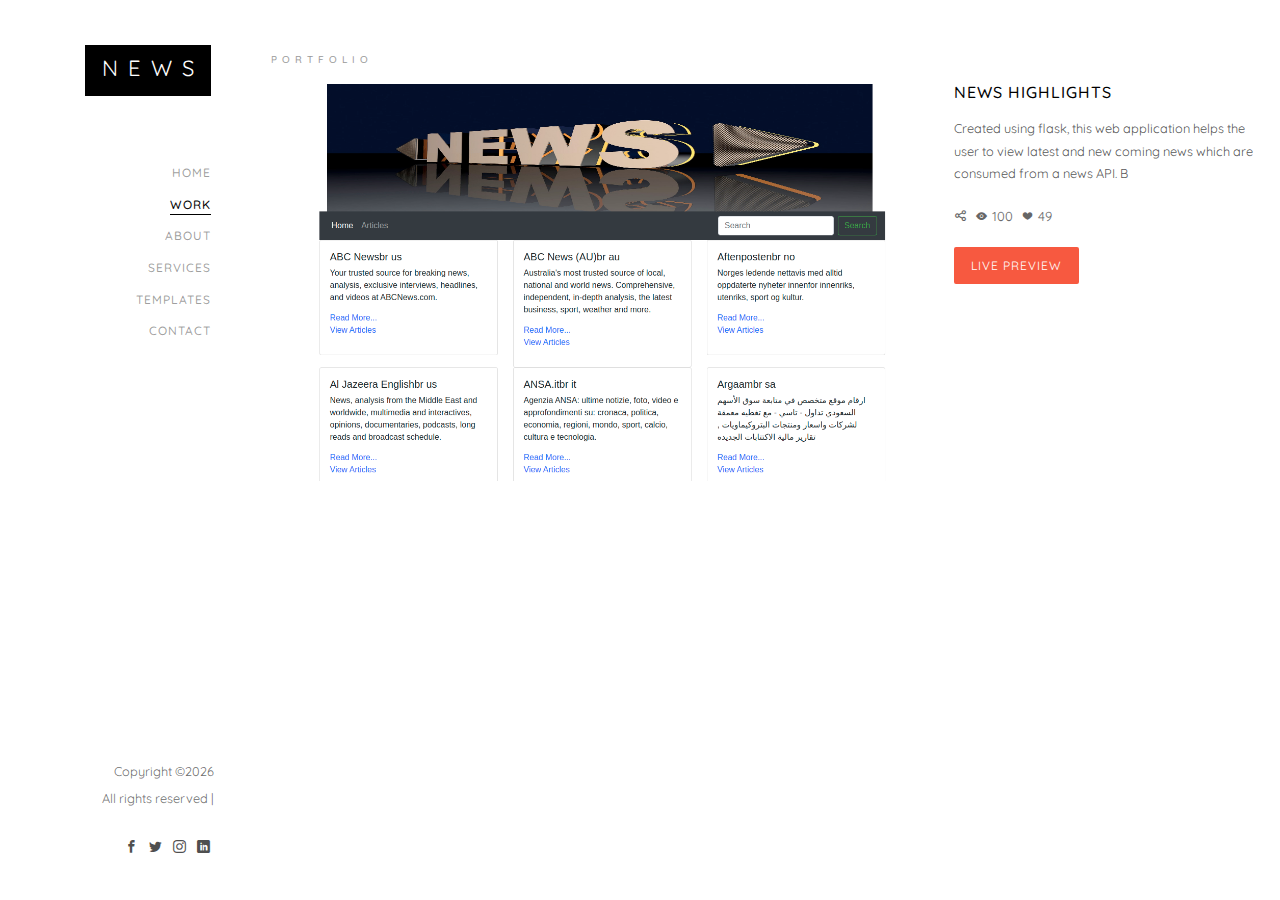
<file: news.html>
<!DOCTYPE HTML>
<html>
	<head>
	<meta charset="utf-8">
	<meta http-equiv="X-UA-Compatible" content="IE=edge">
	<title>NewsHighlights  Template</title>
	<meta name="viewport" content="width=device-width, initial-scale=1">
	<meta name="description" content="" />
	<meta name="keywords" content="" />
	<meta name="author" content="" />

  <!-- Facebook and Twitter integration -->
	<meta property="og:title" content=""/>
	<meta property="og:image" content=""/>
	<meta property="og:url" content=""/>
	<meta property="og:site_name" content=""/>
	<meta property="og:description" content=""/>
	<meta name="twitter:title" content="" />
	<meta name="twitter:image" content="" />
	<meta name="twitter:url" content="" />
	<meta name="twitter:card" content="" />

	<!-- Place favicon.ico and apple-touch-icon.png in the root directory -->
	<link rel="shortcut icon" href="favicon.ico">

	<link href="https://fonts.googleapis.com/css?family=Quicksand:300,400,500,700" rel="stylesheet">
	
	<!-- Animate.css -->
	<link rel="stylesheet" href="css/animate.css">
	<!-- Icomoon Icon Fonts-->
	<link rel="stylesheet" href="css/icomoon.css">
	<!-- Bootstrap  -->
	<link rel="stylesheet" href="css/bootstrap.css">
	<!-- Flexslider  -->
	<link rel="stylesheet" href="css/flexslider.css">
	<!-- Theme style  -->
	<link rel="stylesheet" href="css/style.css">

	<!-- Modernizr JS -->
	<script src="js/modernizr-2.6.2.min.js"></script>
	<!-- FOR IE9 below -->
	<!--[if lt IE 9]>
	<script src="js/respond.min.js"></script>
	<![endif]-->

	</head>
	<body>
	<div id="colorlib-page">
		<a href="#" class="js-colorlib-nav-toggle colorlib-nav-toggle"><i></i></a>
		<aside id="colorlib-aside" role="complementary" class="border js-fullheight">
			<h1 id="colorlib-logo"><a href="index.html"><span>News</span></a></h1>
			<nav id="colorlib-main-menu" role="navigation">
				<ul>
					<li><a href="index.html">Home</a></li>
					<li class="colorlib-active"><a href="work.html">Work</a></li>
					<li><a href="about.html">About</a></li>
					<li><a href="services.html">Services</a></li>
					<li><a href="templates.html">Templates</a></li>
					<li><a href="contact.html">Contact</a></li>
				</ul>
			</nav>

			<div class="colorlib-footer">
				<p><small><!-- Link back to Colorlib can't be removed. Template is licensed under CC BY 3.0. -->
Copyright &copy;<script>document.write(new Date().getFullYear());</script> <br>All rights reserved | 
<!-- Link back to Colorlib can't be removed. Template is licensed under CC BY 3.0. --> </span> 
				<ul>
					<li><a href="https://www.facebook.com/leo.mwamto" target="_blank"><i class="icon-facebook2"></i></a></li>
					<li><a href="https://twitter.com/leo_geeky" target="_blank"><i class="icon-twitter2"></i></a></li>
					<li><a href="https://www.instagram.com/leo_mwamto/" target="_blank"><i class="icon-instagram"></i></a></li>
					<li><a href="https://www.linkedin.com/in/leo-mwamto/" target="_blank"><i class="icon-linkedin2"></i></a></li>
				</ul>
			</div>

		</aside>

		<div id="colorlib-main">

			<div class="colorlib-work">
				<div class="container-fluid">
					<div class="row">
						<div class="col-md-6 col-md-offset-3 col-md-pull-3">
							<span class="heading-meta">Portfolio</span>
							<!-- <h2 class="colorlib-heading animate-box" data-animate-effect="fadeInLeft">Akan Names</h2> -->
						</div>
					</div>
					<div class="row">
						<div class="col-md-8 image-content">
							<img class="img-responsive" src="images/news.png" alt="HTML5 Bootstrap Template by colorlib.com">
							
						</div>
						<div class="col-md-4 sticky-parent">
							<div id="sticky_item">
								<div class="project-desc">
									<h2>News Highlights</h2>
									<p>Created using flask, this web application helps the user to view latest and new coming news which are consumed from a news API. B </p>
									<p class="icon">
										<span><a href="#"><i class="icon-share3"></i></a></span>
										<span><a href="#"><i class="icon-eye"></i> 100</a></span>
										<span><a href="#"><i class="icon-heart"></i> 49</a></span>
									</p>
									<p><a href="https://malimwengu.herokuapp.com/" class="btn btn-primary" target="blank">Live Preview</a> 
								</div>
							</div>
						</div>
					</div>
				</div>
			</div>

			
						</div>
	</div>

	<!-- jQuery -->
	<script src="js/jquery.min.js"></script>
	<!-- jQuery Easing -->
	<script src="js/jquery.easing.1.3.js"></script>
	<!-- Bootstrap -->
	<script src="js/bootstrap.min.js"></script>
	<!-- Waypoints -->
	<script src="js/jquery.waypoints.min.js"></script>
	<!-- Flexslider -->
	<script src="js/jquery.flexslider-min.js"></script>
	<!-- Sticky Kit -->
	<script src="js/sticky-kit.min.js"></script>
	
	
	<!-- MAIN JS -->
	<script src="js/main.js"></script>

	</body>
</html>
</file>
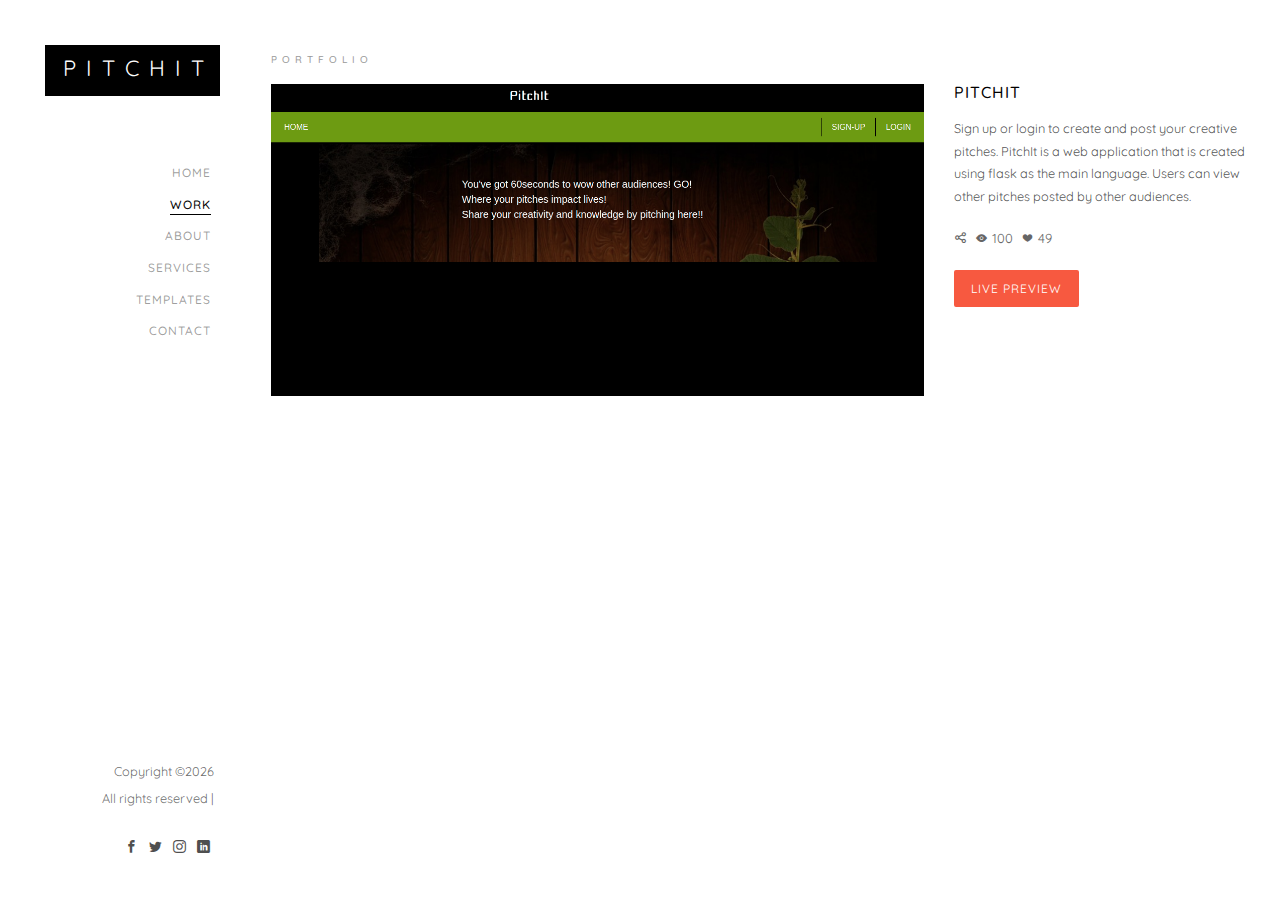
<file: pitch.html>
<!DOCTYPE HTML>
<html>
	<head>
	<meta charset="utf-8">
	<meta http-equiv="X-UA-Compatible" content="IE=edge">
	<title>PitchIt Template</title>
	<meta name="viewport" content="width=device-width, initial-scale=1">
	<meta name="description" content="" />
	<meta name="keywords" content="" />
	<meta name="author" content="" />

  <!-- Facebook and Twitter integration -->
	<meta property="og:title" content=""/>
	<meta property="og:image" content=""/>
	<meta property="og:url" content=""/>
	<meta property="og:site_name" content=""/>
	<meta property="og:description" content=""/>
	<meta name="twitter:title" content="" />
	<meta name="twitter:image" content="" />
	<meta name="twitter:url" content="" />
	<meta name="twitter:card" content="" />

	<!-- Place favicon.ico and apple-touch-icon.png in the root directory -->
	<link rel="shortcut icon" href="favicon.ico">

	<link href="https://fonts.googleapis.com/css?family=Quicksand:300,400,500,700" rel="stylesheet">
	
	<!-- Animate.css -->
	<link rel="stylesheet" href="css/animate.css">
	<!-- Icomoon Icon Fonts-->
	<link rel="stylesheet" href="css/icomoon.css">
	<!-- Bootstrap  -->
	<link rel="stylesheet" href="css/bootstrap.css">
	<!-- Flexslider  -->
	<link rel="stylesheet" href="css/flexslider.css">
	<!-- Theme style  -->
	<link rel="stylesheet" href="css/style.css">

	<!-- Modernizr JS -->
	<script src="js/modernizr-2.6.2.min.js"></script>
	<!-- FOR IE9 below -->
	<!--[if lt IE 9]>
	<script src="js/respond.min.js"></script>
	<![endif]-->

	</head>
	<body>
	<div id="colorlib-page">
		<a href="#" class="js-colorlib-nav-toggle colorlib-nav-toggle"><i></i></a>
		<aside id="colorlib-aside" role="complementary" class="border js-fullheight">
			<h1 id="colorlib-logo"><a href="index.html"><span>PitchIt</span></a></h1>
			<nav id="colorlib-main-menu" role="navigation">
				<ul>
					<li><a href="index.html">Home</a></li>
					<li class="colorlib-active"><a href="work.html">Work</a></li>
					<li><a href="about.html">About</a></li>
					<li><a href="services.html">Services</a></li>
					<li><a href="templates.html">Templates</a></li>
					<li><a href="contact.html">Contact</a></li>
				</ul>
			</nav>

			<div class="colorlib-footer">
				<p><small><!-- Link back to Colorlib can't be removed. Template is licensed under CC BY 3.0. -->
Copyright &copy;<script>document.write(new Date().getFullYear());</script> <br>All rights reserved | 
<!-- Link back to Colorlib can't be removed. Template is licensed under CC BY 3.0. --> </span> 
				<ul>
					<li><a href="https://www.facebook.com/leo.mwamto" target="_blank"><i class="icon-facebook2"></i></a></li>
					<li><a href="https://twitter.com/leo_geeky" target="_blank"><i class="icon-twitter2"></i></a></li>
					<li><a href="https://www.instagram.com/leo_mwamto/" target="_blank"><i class="icon-instagram"></i></a></li>
					<li><a href="https://www.linkedin.com/in/leo-mwamto/" target="_blank"><i class="icon-linkedin2"></i></a></li>
				</ul>
			</div>

		</aside>

		<div id="colorlib-main">

			<div class="colorlib-work">
				<div class="container-fluid">
					<div class="row">
						<div class="col-md-6 col-md-offset-3 col-md-pull-3">
							<span class="heading-meta">Portfolio</span>
						</div>
					</div>
					<div class="row">
						<div class="col-md-8 image-content">
							<img class="img-responsive" src="images/pitchit.png" alt="HTML5 Bootstrap Template by colorlib.com">
							
						</div>
						<div class="col-md-4 sticky-parent">
							<div id="sticky_item">
								<div class="project-desc">
									<h2>PitchIt</h2>
									<p>Sign up or login to create and post your creative pitches.
                                        PitchIt is a web application that is created using flask as the main language.
                                        Users can view other pitches posted by other audiences.
									</p>
									<p class="icon">
										<span><a href="#"><i class="icon-share3"></i></a></span>
										<span><a href="#"><i class="icon-eye"></i> 100</a></span>
										<span><a href="#"><i class="icon-heart"></i> 49</a></span>
									</p>
									<p><a href="https://pitchy254.herokuapp.com/" class="btn btn-primary">Live Preview</a> 
										<!-- or <a href="#" class="btn-download">Download</a></p> -->
								</div>
							</div>
						</div>
					</div>
				</div>
			</div>

			
						</div>
	</div>

	<!-- jQuery -->
	<script src="js/jquery.min.js"></script>
	<!-- jQuery Easing -->
	<script src="js/jquery.easing.1.3.js"></script>
	<!-- Bootstrap -->
	<script src="js/bootstrap.min.js"></script>
	<!-- Waypoints -->
	<script src="js/jquery.waypoints.min.js"></script>
	<!-- Flexslider -->
	<script src="js/jquery.flexslider-min.js"></script>
	<!-- Sticky Kit -->
	<script src="js/sticky-kit.min.js"></script>
	
	
	<!-- MAIN JS -->
	<script src="js/main.js"></script>

	</body>
</html>
</file>
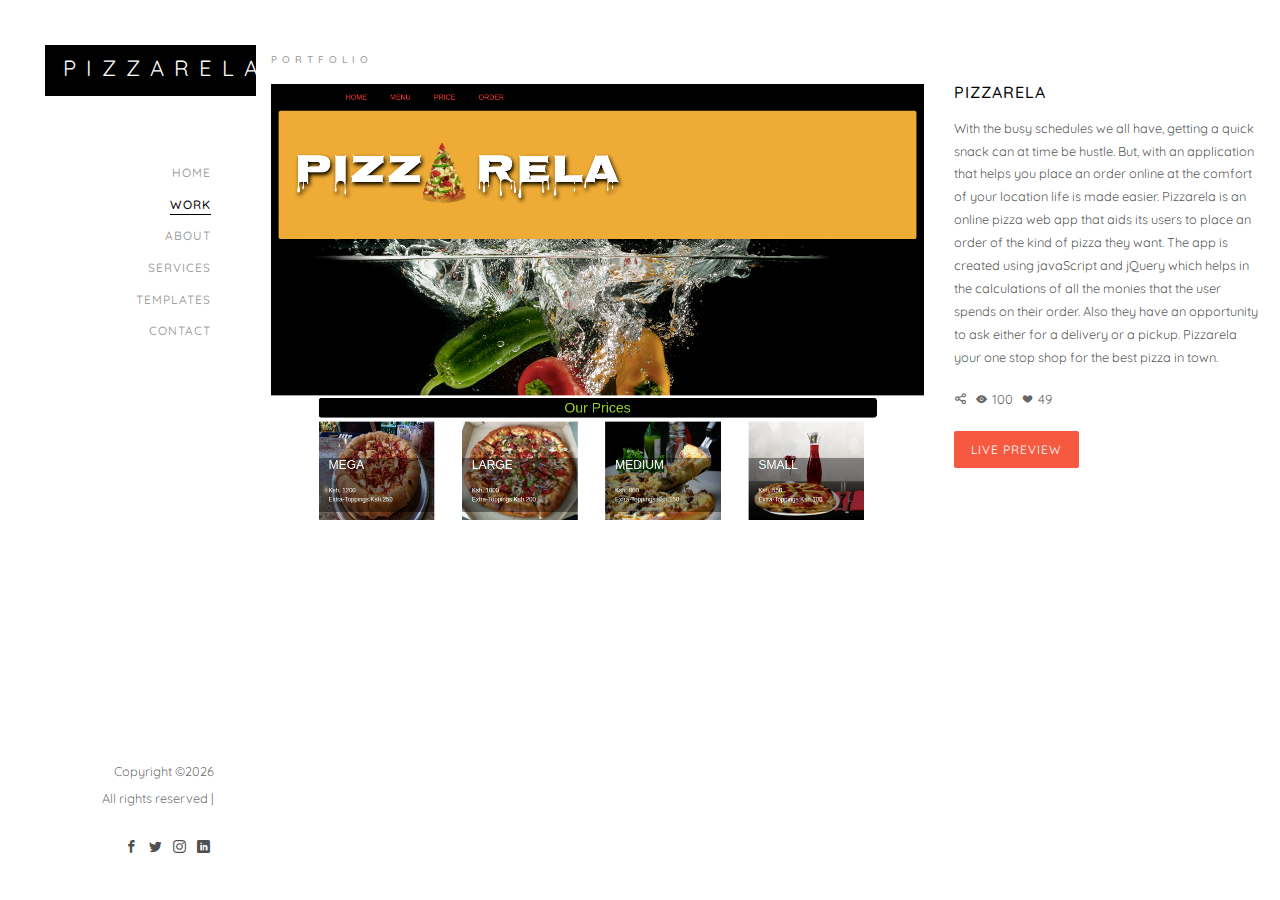
<file: piza.html>
<!DOCTYPE HTML>
<html>
	<head>
	<meta charset="utf-8">
	<meta http-equiv="X-UA-Compatible" content="IE=edge">
	<title>Pizzarela Template</title>
	<meta name="viewport" content="width=device-width, initial-scale=1">
	<meta name="description" content="" />
	<meta name="keywords" content="" />
	<meta name="author" content="" />

  <!-- Facebook and Twitter integration -->
	<meta property="og:title" content=""/>
	<meta property="og:image" content=""/>
	<meta property="og:url" content=""/>
	<meta property="og:site_name" content=""/>
	<meta property="og:description" content=""/>
	<meta name="twitter:title" content="" />
	<meta name="twitter:image" content="" />
	<meta name="twitter:url" content="" />
	<meta name="twitter:card" content="" />

	<!-- Place favicon.ico and apple-touch-icon.png in the root directory -->
	<link rel="shortcut icon" href="favicon.ico">

	<link href="https://fonts.googleapis.com/css?family=Quicksand:300,400,500,700" rel="stylesheet">
	
	<!-- Animate.css -->
	<link rel="stylesheet" href="css/animate.css">
	<!-- Icomoon Icon Fonts-->
	<link rel="stylesheet" href="css/icomoon.css">
	<!-- Bootstrap  -->
	<link rel="stylesheet" href="css/bootstrap.css">
	<!-- Flexslider  -->
	<link rel="stylesheet" href="css/flexslider.css">
	<!-- Theme style  -->
	<link rel="stylesheet" href="css/style.css">

	<!-- Modernizr JS -->
	<script src="js/modernizr-2.6.2.min.js"></script>
	<!-- FOR IE9 below -->
	<!--[if lt IE 9]>
	<script src="js/respond.min.js"></script>
	<![endif]-->

	</head>
	<body>
	<div id="colorlib-page">
		<a href="#" class="js-colorlib-nav-toggle colorlib-nav-toggle"><i></i></a>
		<aside id="colorlib-aside" role="complementary" class="border js-fullheight">
			<h1 id="colorlib-logo"><a href="index.html"><span>PIZZARELA</span></a></h1>
			<nav id="colorlib-main-menu" role="navigation">
				<ul>
					<li><a href="index.html">Home</a></li>
					<li class="colorlib-active"><a href="work.html">Work</a></li>
					<li><a href="about.html">About</a></li>
					<li><a href="services.html">Services</a></li>
					<li><a href="templates.html">Templates</a></li>
					<li><a href="contact.html">Contact</a></li>
				</ul>
			</nav>

			<div class="colorlib-footer">
				<p><small><!-- Link back to Colorlib can't be removed. Template is licensed under CC BY 3.0. -->
Copyright &copy;<script>document.write(new Date().getFullYear());</script> <br>All rights reserved | 
<!-- Link back to Colorlib can't be removed. Template is licensed under CC BY 3.0. --> </span> 
				<ul>
					<li><a href="https://www.facebook.com/leo.mwamto" target="_blank"><i class="icon-facebook2"></i></a></li>
					<li><a href="https://twitter.com/leo_geeky" target="_blank"><i class="icon-twitter2"></i></a></li>
					<li><a href="https://www.instagram.com/leo_mwamto/" target="_blank"><i class="icon-instagram"></i></a></li>
					<li><a href="https://www.linkedin.com/in/leo-mwamto/" target="_blank"><i class="icon-linkedin2"></i></a></li>
				</ul>
			</div>

		</aside>

		<div id="colorlib-main">

			<div class="colorlib-work">
				<div class="container-fluid">
					<div class="row">
						<div class="col-md-6 col-md-offset-3 col-md-pull-3">
							<span class="heading-meta">Portfolio</span>
							<!-- <h2 class="colorlib-heading animate-box" data-animate-effect="fadeInLeft">Akan Names</h2> -->
						</div>
					</div>
					<div class="row">
						<div class="col-md-8 image-content">
							<img class="img-responsive" src="images/piza.png" alt="HTML5 Bootstrap Template by colorlib.com">
							
						</div>
						<div class="col-md-4 sticky-parent">
							<div id="sticky_item">
								<div class="project-desc">
									<h2>Pizzarela</h2>
									<p>With the busy schedules we all have, getting a quick snack can at time be hustle. But, with an application that helps you place an order online at the comfort of your location life is made easier.
                                        Pizzarela is an online pizza web app that aids its users to place an order of the kind of pizza they want. The app is created using javaScript and jQuery which helps in the calculations of all the 
                                        monies that the user spends on their order. Also they have an opportunity to ask either for a delivery or a pickup.

                                        Pizzarela your one stop shop for the best pizza in town.
									</p>
									<p class="icon">
										<span><a href="#"><i class="icon-share3"></i></a></span>
										<span><a href="#"><i class="icon-eye"></i> 100</a></span>
										<span><a href="#"><i class="icon-heart"></i> 49</a></span>
									</p>
									<p><a href="https://leoamby.github.io/Project-Pizza/" class="btn btn-primary" target="blank">Live Preview</a> 
										<!-- or <a href="#" class="btn-download">Download</a></p> -->
								</div>
							</div>
						</div>
					</div>
				</div>
			</div>

			
						</div>
	</div>

	<!-- jQuery -->
	<script src="js/jquery.min.js"></script>
	<!-- jQuery Easing -->
	<script src="js/jquery.easing.1.3.js"></script>
	<!-- Bootstrap -->
	<script src="js/bootstrap.min.js"></script>
	<!-- Waypoints -->
	<script src="js/jquery.waypoints.min.js"></script>
	<!-- Flexslider -->
	<script src="js/jquery.flexslider-min.js"></script>
	<!-- Sticky Kit -->
	<script src="js/sticky-kit.min.js"></script>
	
	
	<!-- MAIN JS -->
	<script src="js/main.js"></script>

	</body>
</html>
</file>
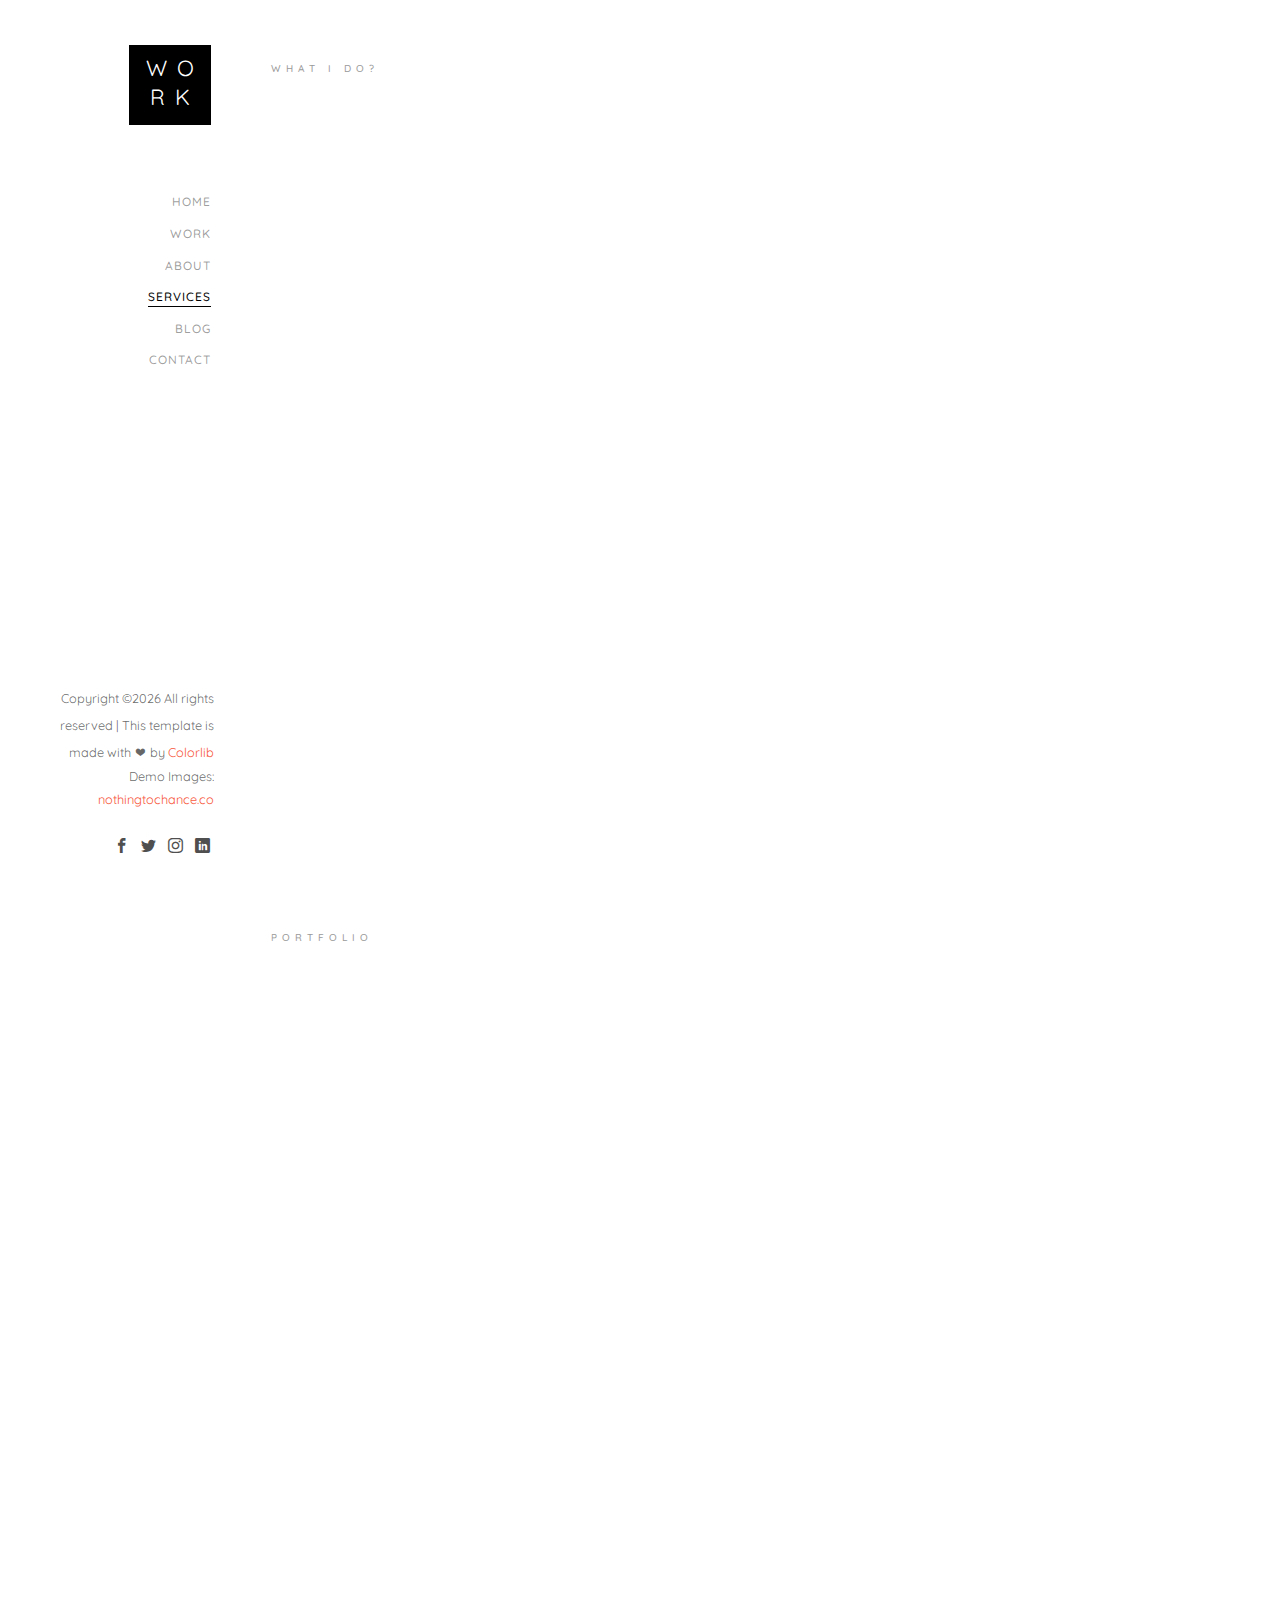
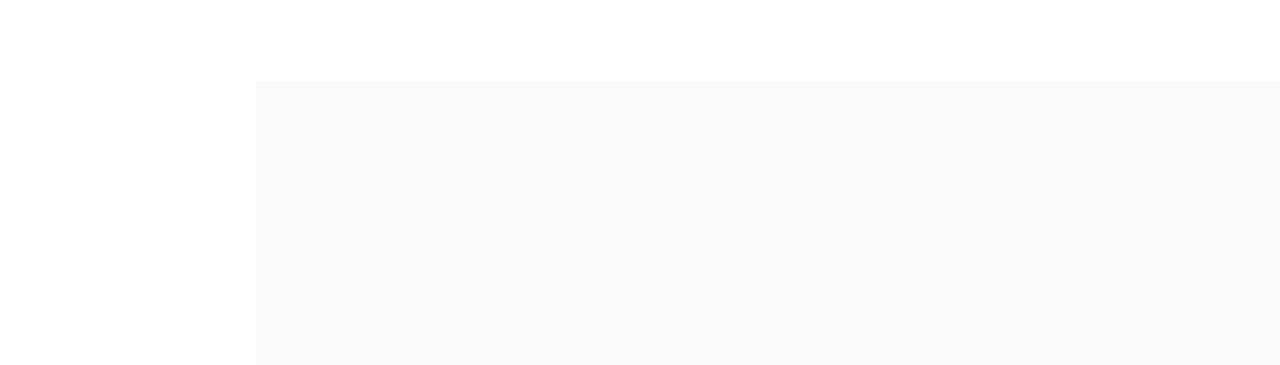
<file: services.html>
<!DOCTYPE HTML>
<html>
	<head>
	<meta charset="utf-8">
	<meta http-equiv="X-UA-Compatible" content="IE=edge">
	<title>Work Template</title>
	<meta name="viewport" content="width=device-width, initial-scale=1">
	<meta name="description" content="" />
	<meta name="keywords" content="" />
	<meta name="author" content="" />

  <!-- Facebook and Twitter integration -->
	<meta property="og:title" content=""/>
	<meta property="og:image" content=""/>
	<meta property="og:url" content=""/>
	<meta property="og:site_name" content=""/>
	<meta property="og:description" content=""/>
	<meta name="twitter:title" content="" />
	<meta name="twitter:image" content="" />
	<meta name="twitter:url" content="" />
	<meta name="twitter:card" content="" />

	<!-- Place favicon.ico and apple-touch-icon.png in the root directory -->
	<link rel="shortcut icon" href="favicon.ico">

	<link href="https://fonts.googleapis.com/css?family=Quicksand:300,400,500,700" rel="stylesheet">
	
	<!-- Animate.css -->
	<link rel="stylesheet" href="css/animate.css">
	<!-- Icomoon Icon Fonts-->
	<link rel="stylesheet" href="css/icomoon.css">
	<!-- Bootstrap  -->
	<link rel="stylesheet" href="css/bootstrap.css">
	<!-- Flexslider  -->
	<link rel="stylesheet" href="css/flexslider.css">
	<!-- Theme style  -->
	<link rel="stylesheet" href="css/style.css">

	<!-- Modernizr JS -->
	<script src="js/modernizr-2.6.2.min.js"></script>
	<!-- FOR IE9 below -->
	<!--[if lt IE 9]>
	<script src="js/respond.min.js"></script>
	<![endif]-->

	</head>
	<body>
	<div id="colorlib-page">
		<a href="#" class="js-colorlib-nav-toggle colorlib-nav-toggle"><i></i></a>
		<aside id="colorlib-aside" role="complementary" class="border js-fullheight">
			<h1 id="colorlib-logo"><a href="index.html"><span>Wo</span><span>rk</span></a></h1>
			<nav id="colorlib-main-menu" role="navigation">
				<ul>
					<li><a href="index.html">Home</a></li>
					<li><a href="work.html">Work</a></li>
					<li><a href="about.html">About</a></li>
					<li class="colorlib-active"><a href="services.html">Services</a></li>
					<li><a href="blog.html">Blog</a></li>
					<li><a href="contact.html">Contact</a></li>
				</ul>
			</nav>

			<div class="colorlib-footer">
				<p><small><!-- Link back to Colorlib can't be removed. Template is licensed under CC BY 3.0. -->
Copyright &copy;<script>document.write(new Date().getFullYear());</script> All rights reserved | This template is made with <i class="icon-heart" aria-hidden="true"></i> by <a href="https://colorlib.com" target="_blank">Colorlib</a>
<!-- Link back to Colorlib can't be removed. Template is licensed under CC BY 3.0. --> </span> <span>Demo Images: <a href="http://nothingtochance.co/" target="_blank">nothingtochance.co</a></span></small></p>
				<ul>
					<li><a href="#"><i class="icon-facebook2"></i></a></li>
					<li><a href="#"><i class="icon-twitter2"></i></a></li>
					<li><a href="#"><i class="icon-instagram"></i></a></li>
					<li><a href="#"><i class="icon-linkedin2"></i></a></li>
				</ul>
			</div>

		</aside>

		<div id="colorlib-main">
			<div class="colorlib-services">
				<div class="container-fluid">
					<div class="row">
						<div class="col-md-6 col-md-offset-3 col-md-pull-3">
							<span class="heading-meta">What I do?</span>
							<h2 class="colorlib-heading animate-box" data-animate-effect="fadeInLeft">Here are some of my expertise</h2>
						</div>
					</div>
					<div class="row">
						<div class="col-md-6">
							<div class="colorlib-feature animate-box" data-animate-effect="fadeInLeft">
								<div class="colorlib-icon">
									<i class="icon-tag"></i>
								</div>
								<div class="colorlib-text">
									<h3>Branding</h3>
									<p>Far far away, behind the word mountains, far from the countries Vokalia and Consonantia, there live the blind texts. </p>
								</div>
							</div>

							<div class="colorlib-feature animate-box" data-animate-effect="fadeInLeft">
								<div class="colorlib-icon">
									<i class="icon-pen2"></i>
								</div>
								<div class="colorlib-text">
									<h3>Web Design</h3>
									<p>Far far away, behind the word mountains, far from the countries Vokalia and Consonantia, there live the blind texts. </p>
								</div>
							</div>

							<div class="colorlib-feature animate-box" data-animate-effect="fadeInLeft">
								<div class="colorlib-icon">
									<i class="icon-search3"></i>
								</div>
								<div class="colorlib-text">
									<h3>Search engine optimization</h3>
									<p>Far far away, behind the word mountains, far from the countries Vokalia and Consonantia, there live the blind texts. </p>
								</div>
							</div>
						</div>
						<div class="col-md-6">
							<div class="colorlib-feature animate-box" data-animate-effect="fadeInLeft">
								<div class="colorlib-icon">
									<i class="icon-paperplane"></i>
								</div>
								<div class="colorlib-text">
									<h3>Web Development</h3>
									<p>Far far away, behind the word mountains, far from the countries Vokalia and Consonantia, there live the blind texts. </p>
								</div>
							</div>

							<div class="colorlib-feature animate-box" data-animate-effect="fadeInLeft">
								<div class="colorlib-icon">
									<i class="icon-device-desktop"></i>
								</div>
								<div class="colorlib-text">
									<h3>User Interface</h3>
									<p>Far far away, behind the word mountains, far from the countries Vokalia and Consonantia, there live the blind texts. </p>
								</div>
							</div>

							<div class="colorlib-feature animate-box" data-animate-effect="fadeInLeft">
								<div class="colorlib-icon">
									<i class="icon-help"></i>
								</div>
								<div class="colorlib-text">
									<h3>Help &amp; Support</h3>
									<p>Far far away, behind the word mountains, far from the countries Vokalia and Consonantia, there live the blind texts. </p>
								</div>
							</div>
						</div>
					</div>
				</div>
			</div>


			<div class="colorlib-work">
				<div class="container-fluid">
					<div class="row">
						<div class="col-md-6 col-md-offset-3 col-md-pull-3">
							<span class="heading-meta">Portfolio</span>
							<h2 class="colorlib-heading animate-box" data-animate-effect="fadeInLeft">Recent Work</h2>
						</div>
					</div>
					<div class="row">
						<div class="col-md-6 animate-box" data-animate-effect="fadeInLeft">
							<div class="project" style="background-image: url(images/work-1.jpg);">
								<div class="desc">
									<div class="con">
										<h3><a href="#">Work 01</a></h3>
										<span>Branding, Ilustration</span>
										<p class="icon">
											<span><a href="#"><i class="icon-share3"></i></a></span>
											<span><a href="#"><i class="icon-eye"></i> 100</a></span>
											<span><a href="#"><i class="icon-heart"></i> 49</a></span>
										</p>
									</div>
								</div>
							</div>
						</div>
						<div class="col-md-6 animate-box" data-animate-effect="fadeInLeft">
							<div class="project" style="background-image: url(images/work-2.jpg);">
								<div class="desc">
									<div class="con">
										<h3><a href="work.html">Work 02</a></h3>
										<span>Logo, Web, Branding</span>
										<p class="icon">
											<span><a href="#"><i class="icon-share3"></i></a></span>
											<span><a href="#"><i class="icon-eye"></i> 100</a></span>
											<span><a href="#"><i class="icon-heart"></i> 49</a></span>
										</p>
									</div>
								</div>
							</div>
						</div>
					</div>
				</div>
			</div>

			<div id="get-in-touch" class="colorlib-bg-color">
				<div class="colorlib-narrow-content">
					<div class="row">
						<div class="col-md-6 animate-box" data-animate-effect="fadeInLeft">
							<h2>Get in Touch!</h2>
						</div>
					</div>
					<div class="row">
						<div class="col-md-6 col-md-offset-3 col-md-pull-3 animate-box" data-animate-effect="fadeInLeft">
							<p class="colorlib-lead">Separated they live in Bookmarksgrove right at the coast of the Semantics, a large language ocean.</p>
							<p><a href="#" class="btn btn-primary btn-learn">Contact me!</a></p>
						</div>
						
					</div>
				</div>
			</div>
		</div>
	</div>

	<!-- jQuery -->
	<script src="js/jquery.min.js"></script>
	<!-- jQuery Easing -->
	<script src="js/jquery.easing.1.3.js"></script>
	<!-- Bootstrap -->
	<script src="js/bootstrap.min.js"></script>
	<!-- Waypoints -->
	<script src="js/jquery.waypoints.min.js"></script>
	<!-- Flexslider -->
	<script src="js/jquery.flexslider-min.js"></script>
	<!-- Sticky Kit -->
	<script src="js/sticky-kit.min.js"></script>
	
	
	<!-- MAIN JS -->
	<script src="js/main.js"></script>

	</body>
</html>
</file>
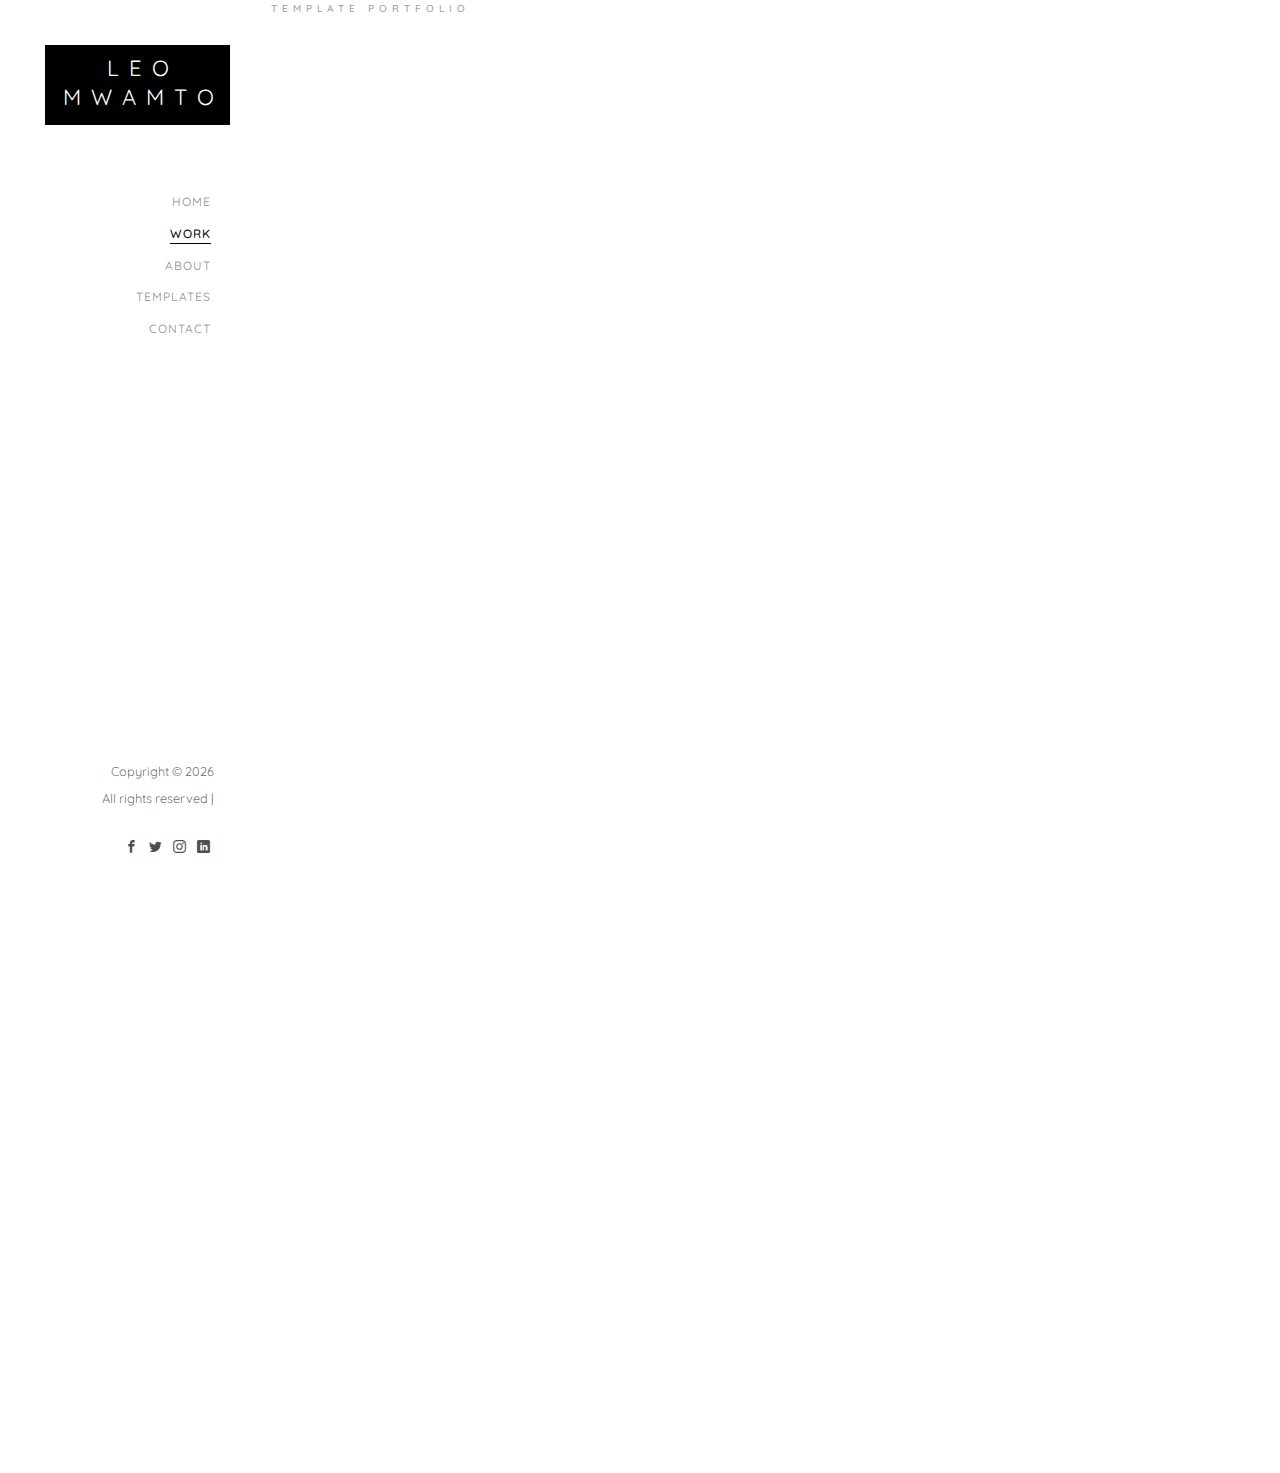
<file: templates.html>
<!DOCTYPE HTML>
<html>
	<head>
	<meta charset="utf-8">
	<meta http-equiv="X-UA-Compatible" content="IE=edge">
	<title>Templates</title>
	<meta name="viewport" content="width=device-width, initial-scale=1">
	<meta name="description" content="" />
	<meta name="keywords" content="" />
	<meta name="author" content="" />

  <!-- Facebook and Twitter integration -->
	<meta property="og:title" content=""/>
	<meta property="og:image" content=""/>
	<meta property="og:url" content=""/>
	<meta property="og:site_name" content=""/>
	<meta property="og:description" content=""/>
	<meta name="twitter:title" content="" />
	<meta name="twitter:image" content="" />
	<meta name="twitter:url" content="" />
	<meta name="twitter:card" content="" />

	<!-- Place favicon.ico and apple-touch-icon.png in the root directory -->
	<link rel="shortcut icon" href="favicon.ico">

	<link href="https://fonts.googleapis.com/css?family=Quicksand:300,400,500,700" rel="stylesheet">
	
	<!-- Animate.css -->
	<link rel="stylesheet" href="css/animate.css">
	<!-- Icomoon Icon Fonts-->
	<link rel="stylesheet" href="css/icomoon.css">
	<!-- Bootstrap  -->
	<link rel="stylesheet" href="css/bootstrap.css">
	<!-- Flexslider  -->
	<link rel="stylesheet" href="css/flexslider.css">
	<!-- Theme style  -->
	<link rel="stylesheet" href="css/style.css">

	<!-- Modernizr JS -->
	<script src="js/modernizr-2.6.2.min.js"></script>
	<!-- FOR IE9 below -->
	<!--[if lt IE 9]>
	<script src="js/respond.min.js"></script>
	<![endif]-->

	</head>
	<body>
	<div id="colorlib-page">
		<a href="#" class="js-colorlib-nav-toggle colorlib-nav-toggle"><i></i></a>
		<aside id="colorlib-aside" role="complementary" class="border js-fullheight">
			<h1 id="colorlib-logo"><a href="index.html"><span>Leo</span><span>Mwamto</span></a></h1>
			<nav id="colorlib-main-menu" role="navigation">
				<ul>
					<li><a href="index.html">Home</a></li>
					<li class="colorlib-active"><a href="work.html">Work</a></li>
					<li><a href="about.html">About</a></li>
					<li><a href ="templates.html">Templates</a></li>
					<li><a href="contact.html">Contact</a></li>
				</ul>
			</nav>

			<div class="colorlib-footer">
				<p><small>
					Copyright &copy; <script>document.write(new Date().getFullYear());</script><br> All rights reserved | 
				<ul>
					<li><a href="https://www.facebook.com/leo.mwamto" target="_blank"><i class="icon-facebook2"></i></a></li>
					<li><a href="https://twitter.com/leo_geeky" target="_blank"><i class="icon-twitter2"></i></a></li>
					<li><a href="https://www.instagram.com/leo_mwamto/" target="_blank"><i class="icon-instagram"></i></a></li>
					<li><a href="https://www.linkedin.com/in/leo-mwamto/" target="_blank"><i class="icon-linkedin2"></i></a></li>
				</ul>
			</div>

		</aside>

		<div id="colorlib-main">

			<div class="colorlib-templates">
				<div class="container-fluid">
					<div class="row">
						<div class="col-md-6 col-md-offset-3 col-md-pull-3">
							<span class="heading-meta">Template Portfolio</span>
						</div>
                    </div>
                    <div class="col-md-6 animate-box" data-animate-effect="fadeInLeft">
                        <div class="project" style="background-image: url(images/grayscale.jpg);">
                            <div class="desc">
                                <div class="con">
                                    <h3><a href="work-single.html">u-Beautified</a></h3>
                                    <span>An online Beauty shop</span>
                                    <p class="icon">
                                        <span><a href="#"><i class="icon-share3"></i></a></span>
                                        <span><a href="#"><i class="icon-eye"></i> 100</a></span>
                                        <span><a href="#"><i class="icon-heart"></i> 49</a></span>
                                    </p>
                                </div>
                            </div>
                        </div>
                    </div>
					<div class="row">
						<div class="col-md-6 animate-box" data-animate-effect="fadeInLeft">
							<div class="project" style="background-image: url(images/purple.jpg);">
								<div class="desc">
									<div class="con">
										<h3><a href="work-single.html">Wedding Artelier</a></h3>
										<span>An online bridal shop with a purple theme</span>
										<p class="icon">
											<span><a href="#"><i class="icon-share3"></i></a></span>
											<span><a href="#"><i class="icon-eye"></i> 100</a></span>
											<span><a href="#"><i class="icon-heart"></i> 49</a></span>
										</p>
									</div>
								</div>
							</div>
						</div>
						<div class="col-md-6 animate-box" data-animate-effect="fadeInLeft">
							<div class="project" style="background-image: url(images/cafe.png);">
								<div class="desc">
									<div class="con">
										<h3><a href="work-single.html">Drury Cafe</a></h3>
										<span>For your best meals</span>
										<p class="icon">
											<span><a href="#"><i class="icon-share3"></i></a></span>
											<span><a href="#"><i class="icon-eye"></i> 100</a></span>
											<span><a href="#"><i class="icon-heart"></i> 49</a></span>
										</p>
									</div>
								</div>
							</div>
						</div>

						<div class="col-md-6 animate-box" data-animate-effect="fadeInLeft">
							<div class="project" style="background-image: url(images/red.jpg);">
								<div class="desc">
									<div class="con">
										<h3><a href="work-single.html">Wedding Artelier</a></h3>
										<span>An online wedding store with a red theme</span>
										<!-- <span>Order . Pay . Pick . or Get Delivery</span> -->
										<p class="icon">
											<span><a href="#"><i class="icon-share3"></i></a></span>
											<span><a href="#"><i class="icon-eye"></i> 100</a></span>
											<span><a href="#"><i class="icon-heart"></i> 49</a></span>
										</p>
									</div>
								</div>
							</div>
                        </div>
                        <div class="col-md-6 animate-box" data-animate-effect="fadeInLeft">
                                <div class="project" style="background-image: url(images/beautified.jpg);">
                                    <div class="desc">
                                        <div class="con">
                                            <h3><a href="work-single.html">Wedding Artelier</a></h3>
                                            <span>An online wedding store with a red theme</span>
                                            <!-- <span>Order . Pay . Pick . or Get Delivery</span> -->
                                            <p class="icon">
                                                <span><a href="#"><i class="icon-share3"></i></a></span>
                                                <span><a href="#"><i class="icon-eye"></i> 100</a></span>
                                                <span><a href="#"><i class="icon-heart"></i> 49</a></span>
                                            </p>
                                        </div>
                                    </div>
                                </div>
                            </div>
                </div>
                </div>        
	<!-- jQuery -->
	<script src="js/jquery.min.js"></script>
	<!-- jQuery Easing -->
	<script src="js/jquery.easing.1.3.js"></script>
	<!-- Bootstrap -->
	<script src="js/bootstrap.min.js"></script>
	<!-- Waypoints -->
	<script src="js/jquery.waypoints.min.js"></script>
	<!-- Flexslider -->
	<script src="js/jquery.flexslider-min.js"></script>
	<!-- Sticky Kit -->
	<script src="js/sticky-kit.min.js"></script>
	
	
	<!-- MAIN JS -->
	<script src="js/main.js"></script>

	</body>
</html>
</file>
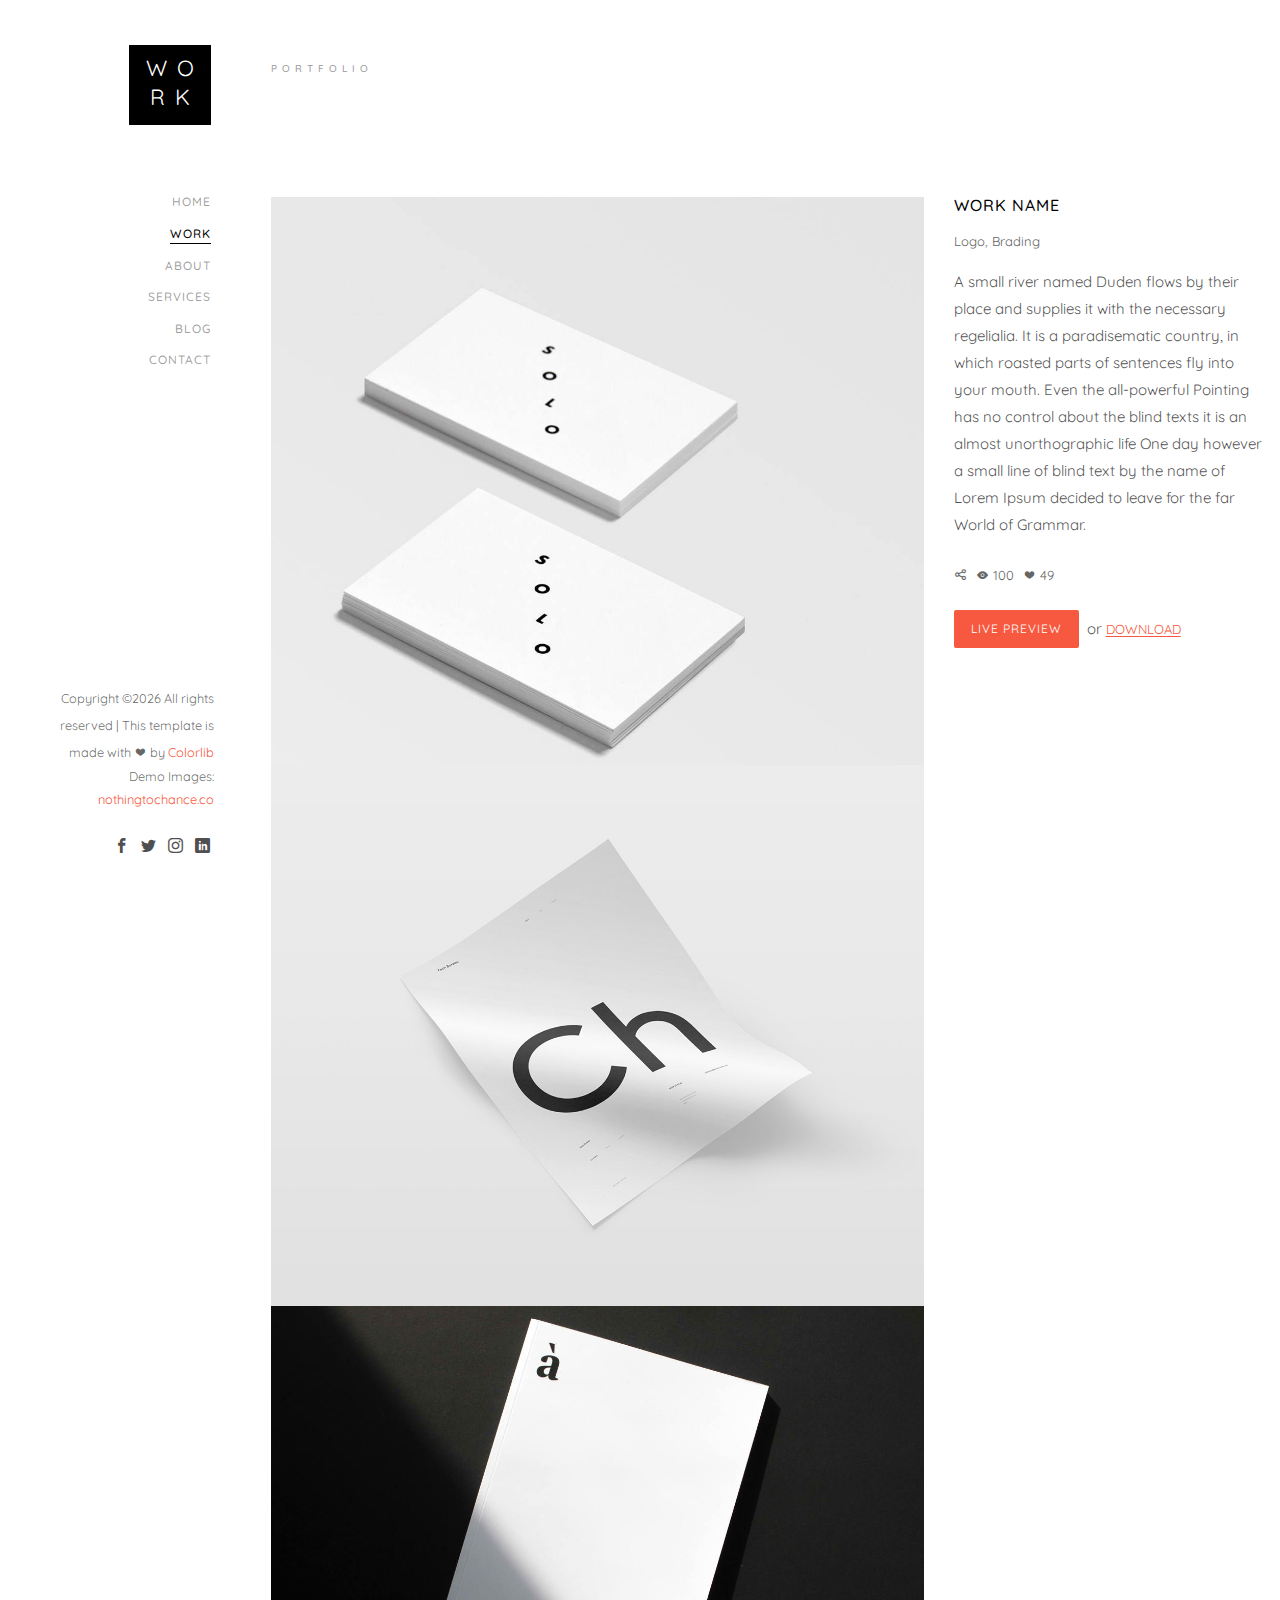
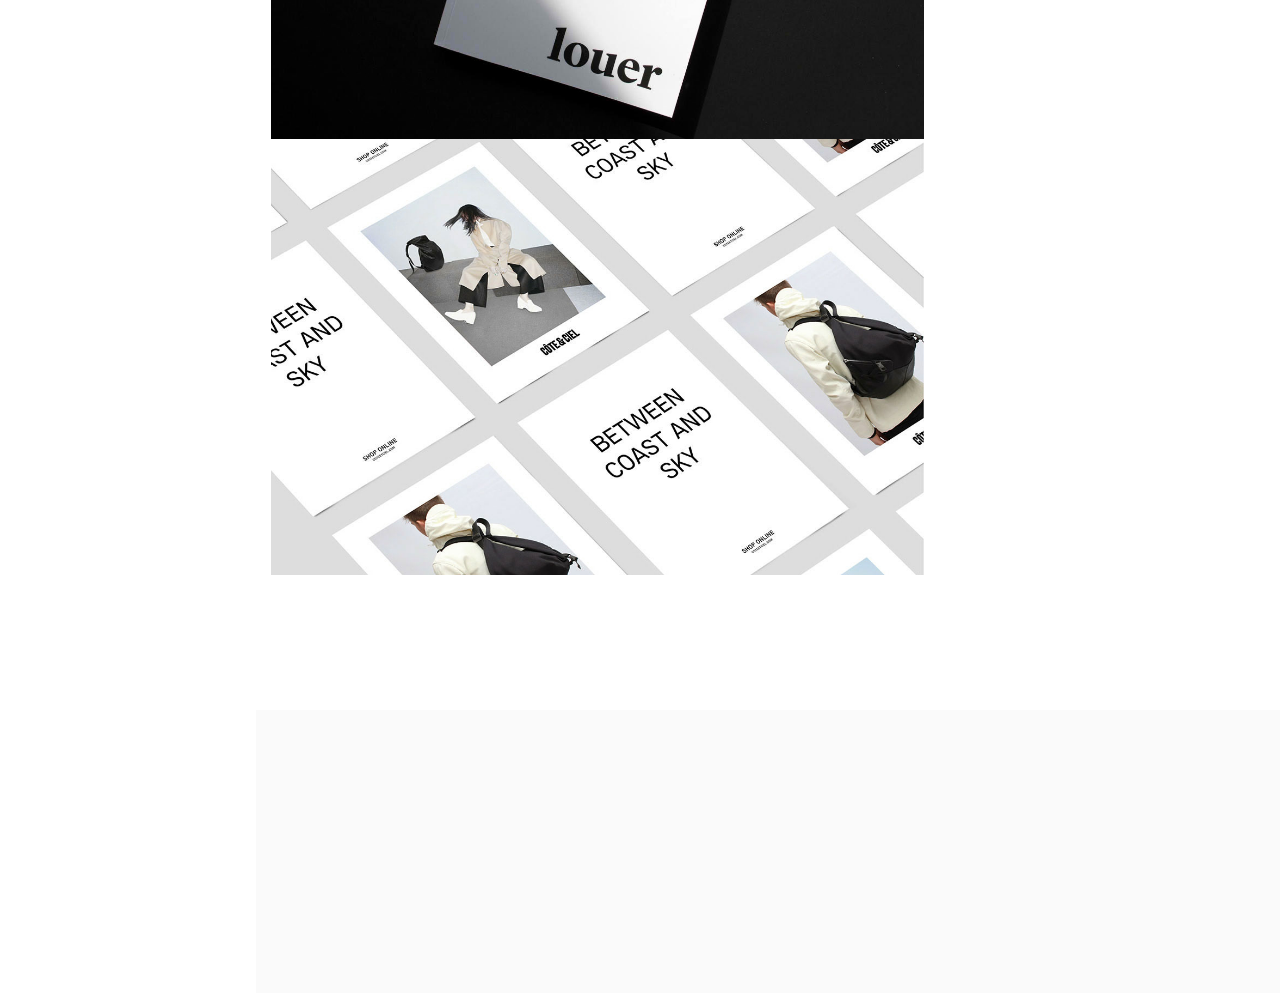
<file: work-single.html>
<!DOCTYPE HTML>
<html>
	<head>
	<meta charset="utf-8">
	<meta http-equiv="X-UA-Compatible" content="IE=edge">
	<title>Work Template</title>
	<meta name="viewport" content="width=device-width, initial-scale=1">
	<meta name="description" content="" />
	<meta name="keywords" content="" />
	<meta name="author" content="" />

  <!-- Facebook and Twitter integration -->
	<meta property="og:title" content=""/>
	<meta property="og:image" content=""/>
	<meta property="og:url" content=""/>
	<meta property="og:site_name" content=""/>
	<meta property="og:description" content=""/>
	<meta name="twitter:title" content="" />
	<meta name="twitter:image" content="" />
	<meta name="twitter:url" content="" />
	<meta name="twitter:card" content="" />

	<!-- Place favicon.ico and apple-touch-icon.png in the root directory -->
	<link rel="shortcut icon" href="favicon.ico">

	<link href="https://fonts.googleapis.com/css?family=Quicksand:300,400,500,700" rel="stylesheet">
	
	<!-- Animate.css -->
	<link rel="stylesheet" href="css/animate.css">
	<!-- Icomoon Icon Fonts-->
	<link rel="stylesheet" href="css/icomoon.css">
	<!-- Bootstrap  -->
	<link rel="stylesheet" href="css/bootstrap.css">
	<!-- Flexslider  -->
	<link rel="stylesheet" href="css/flexslider.css">
	<!-- Theme style  -->
	<link rel="stylesheet" href="css/style.css">

	<!-- Modernizr JS -->
	<script src="js/modernizr-2.6.2.min.js"></script>
	<!-- FOR IE9 below -->
	<!--[if lt IE 9]>
	<script src="js/respond.min.js"></script>
	<![endif]-->

	</head>
	<body>
	<div id="colorlib-page">
		<a href="#" class="js-colorlib-nav-toggle colorlib-nav-toggle"><i></i></a>
		<aside id="colorlib-aside" role="complementary" class="border js-fullheight">
			<h1 id="colorlib-logo"><a href="index.html"><span>Wo</span><span>rk</span></a></h1>
			<nav id="colorlib-main-menu" role="navigation">
				<ul>
					<li><a href="index.html">Home</a></li>
					<li class="colorlib-active"><a href="work.html">Work</a></li>
					<li><a href="about.html">About</a></li>
					<li><a href="services.html">Services</a></li>
					<li><a href="blog.html">Blog</a></li>
					<li><a href="contact.html">Contact</a></li>
				</ul>
			</nav>

			<div class="colorlib-footer">
				<p><small><!-- Link back to Colorlib can't be removed. Template is licensed under CC BY 3.0. -->
Copyright &copy;<script>document.write(new Date().getFullYear());</script> All rights reserved | This template is made with <i class="icon-heart" aria-hidden="true"></i> by <a href="https://colorlib.com" target="_blank">Colorlib</a>
<!-- Link back to Colorlib can't be removed. Template is licensed under CC BY 3.0. --> </span> <span>Demo Images: <a href="http://nothingtochance.co/" target="_blank">nothingtochance.co</a></span></small></p>
				<ul>
					<li><a href="#"><i class="icon-facebook2"></i></a></li>
					<li><a href="#"><i class="icon-twitter2"></i></a></li>
					<li><a href="#"><i class="icon-instagram"></i></a></li>
					<li><a href="#"><i class="icon-linkedin2"></i></a></li>
				</ul>
			</div>

		</aside>

		<div id="colorlib-main">

			<div class="colorlib-work">
				<div class="container-fluid">
					<div class="row">
						<div class="col-md-6 col-md-offset-3 col-md-pull-3">
							<span class="heading-meta">Portfolio</span>
							<h2 class="colorlib-heading animate-box" data-animate-effect="fadeInLeft">Work Single</h2>
						</div>
					</div>
					<div class="row">
						<div class="col-md-8 image-content">
							<img class="img-responsive" src="images/work-1.jpg" alt="HTML5 Bootstrap Template by colorlib.com">
							<img class="img-responsive" src="images/work-2.jpg" alt="HTML5 Bootstrap Template by colorlib.com">
							<img class="img-responsive" src="images/work-3.jpg" alt="HTML5 Bootstrap Template by colorlib.com">
							<img class="img-responsive" src="images/work-4.jpg" alt="HTML5 Bootstrap Template by colorlib.com">
						</div>
						<div class="col-md-4 sticky-parent">
							<div id="sticky_item">
								<div class="project-desc">
									<h2>Work Name</h2>
									<span><a href="#">Logo</a>, <a href="#">Brading</a></span>
									<p>A small river named Duden flows by their place and supplies it with the necessary regelialia. It is a paradisematic country, in which roasted parts of sentences fly into your mouth. Even the all-powerful Pointing has no control about the blind texts it is an almost unorthographic life One day however a small line of blind text by the name of Lorem Ipsum decided to leave for the far World of Grammar.</p>
									<p class="icon">
										<span><a href="#"><i class="icon-share3"></i></a></span>
										<span><a href="#"><i class="icon-eye"></i> 100</a></span>
										<span><a href="#"><i class="icon-heart"></i> 49</a></span>
									</p>
									<p><a href="#" class="btn btn-primary">Live Preview</a> or <a href="#" class="btn-download">Download</a></p>
								</div>
							</div>
						</div>
					</div>
				</div>
			</div>

			<div id="get-in-touch" class="colorlib-bg-color">
				<div class="colorlib-narrow-content">
					<div class="row">
						<div class="col-md-6 animate-box" data-animate-effect="fadeInLeft">
							<h2>Get in Touch!</h2>
						</div>
					</div>
					<div class="row">
						<div class="col-md-6 col-md-offset-3 col-md-pull-3 animate-box" data-animate-effect="fadeInLeft">
							<p class="colorlib-lead">Separated they live in Bookmarksgrove right at the coast of the Semantics, a large language ocean.</p>
							<p><a href="#" class="btn btn-primary btn-learn">Contact me!</a></p>
						</div>
						
					</div>
				</div>
			</div>
		</div>
	</div>

	<!-- jQuery -->
	<script src="js/jquery.min.js"></script>
	<!-- jQuery Easing -->
	<script src="js/jquery.easing.1.3.js"></script>
	<!-- Bootstrap -->
	<script src="js/bootstrap.min.js"></script>
	<!-- Waypoints -->
	<script src="js/jquery.waypoints.min.js"></script>
	<!-- Flexslider -->
	<script src="js/jquery.flexslider-min.js"></script>
	<!-- Sticky Kit -->
	<script src="js/sticky-kit.min.js"></script>
	
	
	<!-- MAIN JS -->
	<script src="js/main.js"></script>

	</body>
</html>
</file>
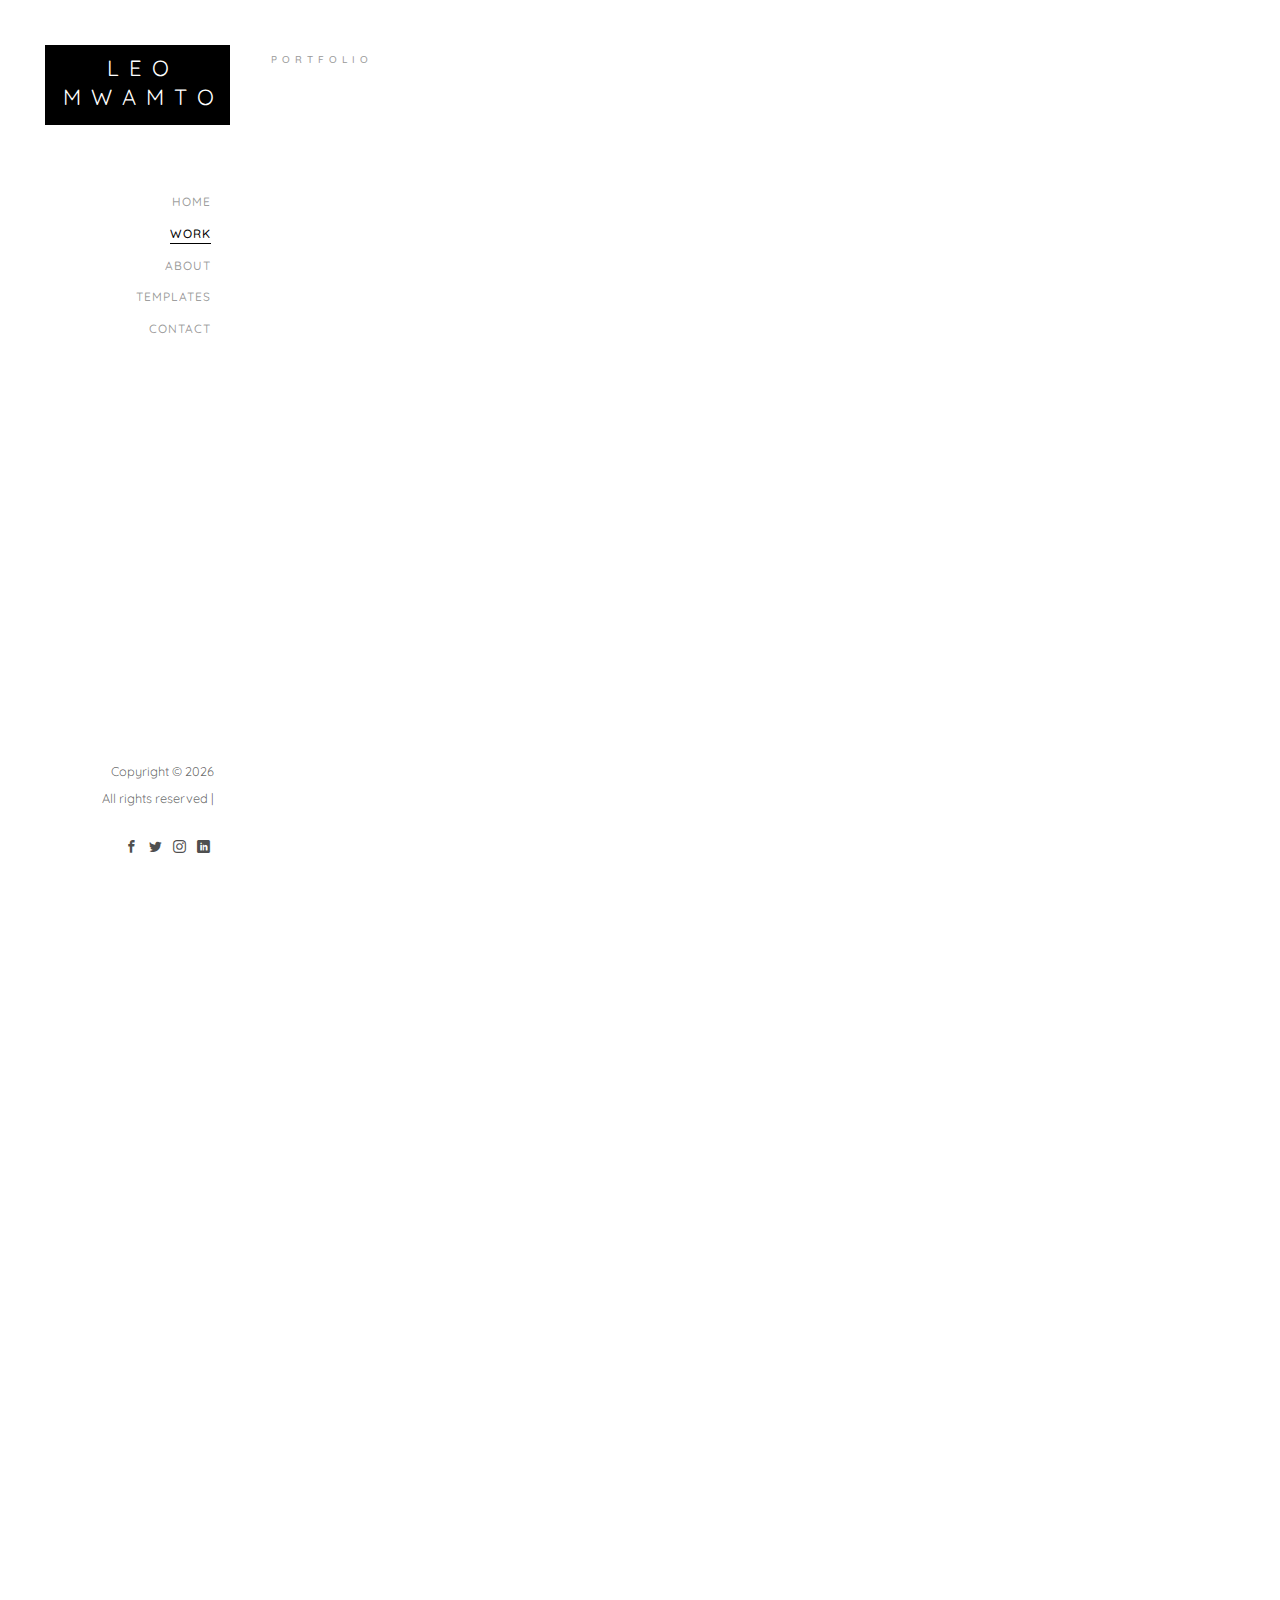
<file: work.html>
<!DOCTYPE HTML>
<html>
	<head>
	<meta charset="utf-8">
	<meta http-equiv="X-UA-Compatible" content="IE=edge">
	<title>Work Template</title>
	<meta name="viewport" content="width=device-width, initial-scale=1">
	<meta name="description" content="" />
	<meta name="keywords" content="" />
	<meta name="author" content="" />

  <!-- Facebook and Twitter integration -->
	<meta property="og:title" content=""/>
	<meta property="og:image" content=""/>
	<meta property="og:url" content=""/>
	<meta property="og:site_name" content=""/>
	<meta property="og:description" content=""/>
	<meta name="twitter:title" content="" />
	<meta name="twitter:image" content="" />
	<meta name="twitter:url" content="" />
	<meta name="twitter:card" content="" />

	<!-- Place favicon.ico and apple-touch-icon.png in the root directory -->
	<link rel="shortcut icon" href="favicon.ico">

	<link href="https://fonts.googleapis.com/css?family=Quicksand:300,400,500,700" rel="stylesheet">
	
	<!-- Animate.css -->
	<link rel="stylesheet" href="css/animate.css">
	<!-- Icomoon Icon Fonts-->
	<link rel="stylesheet" href="css/icomoon.css">
	<!-- Bootstrap  -->
	<link rel="stylesheet" href="css/bootstrap.css">
	<!-- Flexslider  -->
	<link rel="stylesheet" href="css/flexslider.css">
	<!-- Theme style  -->
	<link rel="stylesheet" href="css/style.css">

	<!-- Modernizr JS -->
	<script src="js/modernizr-2.6.2.min.js"></script>
	<!-- FOR IE9 below -->
	<!--[if lt IE 9]>
	<script src="js/respond.min.js"></script>
	<![endif]-->

	</head>
	<body>
	<div id="colorlib-page">
		<a href="#" class="js-colorlib-nav-toggle colorlib-nav-toggle"><i></i></a>
		<aside id="colorlib-aside" role="complementary" class="border js-fullheight">
			<h1 id="colorlib-logo"><a href="index.html"><span>Leo</span><span>Mwamto</span></a></h1>
			<nav id="colorlib-main-menu" role="navigation">
				<ul>
					<li><a href="index.html">Home</a></li>
					<li class="colorlib-active"><a href="work.html">Work</a></li>
					<li><a href="about.html">About</a></li>
					<li><a href ="templates.html">Templates</a></li>
					<li><a href="contact.html">Contact</a></li>
				</ul>
			</nav>

			<div class="colorlib-footer">
				<p><small><!-- Link back to Colorlib can't be removed. Template is licensed under CC BY 3.0. -->
					Copyright &copy; <script>document.write(new Date().getFullYear());</script><br> All rights reserved | 
				<ul>
					<li><a href="https://www.facebook.com/leo.mwamto" target="_blank"><i class="icon-facebook2"></i></a></li>
					<li><a href="https://twitter.com/leo_geeky" target="_blank"><i class="icon-twitter2"></i></a></li>
					<li><a href="https://www.instagram.com/leo_mwamto/" target="_blank"><i class="icon-instagram"></i></a></li>
					<li><a href="https://www.linkedin.com/in/leo-mwamto/" target="_blank"><i class="icon-linkedin2"></i></a></li>
				</ul>
			</div>

		</aside>

		<div id="colorlib-main">

			<div class="colorlib-work">
				<div class="container-fluid">
					<div class="row">
						<div class="col-md-6 col-md-offset-3 col-md-pull-3">
							<span class="heading-meta">Portfolio</span>
						</div>
					</div>

					<div class="row">
							<div class="col-md-6 animate-box" data-animate-effect="fadeInLeft">
									<div class="project" style="background-image: url(images/akan.png);">
										<div class="desc">
											<div class="con">
												<h3><a href="akan.html">Akan Names</a></h3>
												<span>Find out your Ghanian Akan Name </span>
												<p class="icon">
													<span><a href="#"><i class="icon-share3"></i></a></span>
													<span><a href="#"><i class="icon-eye"></i> 100</a></span>
													<span><a href="#"><i class="icon-heart"></i> 49</a></span>
												</p>
											</div>
										</div>
									</div>
								</div>	
						
						<div class="col-md-6 animate-box" data-animate-effect="fadeInLeft">
							<div class="project" style="background-image: url(images/gallery.png);">
								<div class="desc">
									<div class="con">
										<h3><a href="gallery.html">Galleria</a></h3>
										<span>Creating memoirs - Photo Gallery</span>
										<p class="icon">
											<span><a href="#"><i class="icon-share3"></i></a></span>
											<span><a href="#"><i class="icon-eye"></i> 100</a></span>
											<span><a href="#"><i class="icon-heart"></i> 49</a></span>
										</p>
									</div>
								</div>
							</div>
						</div>
						<div class="col-md-6 animate-box" data-animate-effect="fadeInLeft">
								<div class="project" style="background-image: url(images/gram.png);">
									<div class="desc">
										<div class="con">
											<h3><a href="gram.html">Instagram Replica</a></h3>
											<span>Create an account, share, follow, like, and delete posts </span>
											<p class="icon">
												<span><a href="#"><i class="icon-share3"></i></a></span>
												<span><a href="#"><i class="icon-eye"></i> 100</a></span>
												<span><a href="#"><i class="icon-heart"></i> 49</a></span>
											</p>
										</div>
									</div>
								</div>
							</div>
						<div class="col-md-6 animate-box" data-animate-effect="fadeInLeft">
								<div class="project" style="background-image: url(images/art.png);">
									<div class="desc">
										<div class="con">
											<h3><a href="artelier.html">Leo's Artelier</a></h3>
											<span>Online Art Studio</span>
											<p class="icon">
												<span><a href="#"><i class="icon-share3"></i></a></span>
												<span><a href="#"><i class="icon-eye"></i> 100</a></span>
												<span><a href="#"><i class="icon-heart"></i> 49</a></span>
											</p>
										</div>
									</div>
								</div>
							</div>
						
						<div class="col-md-6 animate-box" data-animate-effect="fadeInLeft">
							<div class="project" style="background-image: url(images/piza.png);">
								<div class="desc">
									<div class="con">
										<h3><a href="piza.html">Pizzarela</a></h3>
										<span>An online Piza store.</span>
										<span>Order . Pay . Pick . or Get Delivery</span>
										<p class="icon">
											<span><a href="#"><i class="icon-share3"></i></a></span>
											<span><a href="#"><i class="icon-eye"></i> 100</a></span>
											<span><a href="#"><i class="icon-heart"></i> 49</a></span>
										</p>
									</div>
								</div>
							</div>
						</div>
						
						<div class="col-md-6 animate-box" data-animate-effect="fadeInLeft">
							<div class="project" style="background-image: url(images/blog.png);">
								<div class="desc">
									<div class="con">
										<h3><a href="blogy.html">Blog</a></h3>
										<span>An online Blog, where you create an account </span>
										<p class="icon">
											<span><a href="#"><i class="icon-share3"></i></a></span>
											<span><a href="#"><i class="icon-eye"></i> 100</a></span>
											<span><a href="#"><i class="icon-heart"></i> 49</a></span>
										</p>
									</div>
								</div>
							</div>
						</div>
						<div class="col-md-6 animate-box" data-animate-effect="fadeInLeft">
							<div class="project" style="background-image: url(images/pitchit.png);">
								<div class="desc">
									<div class="con">
										<h3><a href="pitch.html">Pitch-It</a></h3>
										<span>Where as a user you share your Pitches</span>
										<p class="icon">
											<span><a href="#"><i class="icon-share3"></i></a></span>
											<span><a href="#"><i class="icon-eye"></i> 100</a></span>
											<span><a href="#"><i class="icon-heart"></i> 49</a></span>
										</p>
									</div>
								</div>
							</div>
						</div>
						<div class="col-md-6 animate-box" data-animate-effect="fadeInLeft">
							<div class="project" style="background-image: url(images/news.png);">
								<div class="desc">
									<div class="con">
										<h3><a href="news.html">News Higlights</a></h3>
										<span>Acquiring News from an API</span>
										<p class="icon">
											<span><a href="#"><i class="icon-share3"></i></a></span>
											<span><a href="#"><i class="icon-eye"></i> 100</a></span>
											<span><a href="#"><i class="icon-heart"></i> 49</a></span>
										</p>
									</div>
								</div>
							</div>
						</div>
					</div>
					
					<!-- <div class="row">
						<div class="col-md-12 animate-box" data-animate-effect="fadeInLeft">
							<ul class="pagination">
								<li class="disabled"><a href="#">&laquo;</a></li>
								<li class="active"><a href="#">1</a></li>
								<li><a href="#">2</a></li>
								<li><a href="#">3</a></li>
								<li><a href="#">4</a></li>
								<li><a href="#">&raquo;</a></li>
							</ul>
						</div>
					</div> -->
				</div>
			</div>

			
		</div>
	</div>

	<!-- jQuery -->
	<script src="js/jquery.min.js"></script>
	<!-- jQuery Easing -->
	<script src="js/jquery.easing.1.3.js"></script>
	<!-- Bootstrap -->
	<script src="js/bootstrap.min.js"></script>
	<!-- Waypoints -->
	<script src="js/jquery.waypoints.min.js"></script>
	<!-- Flexslider -->
	<script src="js/jquery.flexslider-min.js"></script>
	<!-- Sticky Kit -->
	<script src="js/sticky-kit.min.js"></script>
	
	
	<!-- MAIN JS -->
	<script src="js/main.js"></script>

	</body>
</html>
</file>
<file: css/icomoon.css>
@font-face {
  font-family: 'icomoon';
  src:  url('fonts/icomoon.eot?6py85u');
  src:  url('fonts/icomoon.eot?6py85u#iefix') format('embedded-opentype'),
    url('fonts/icomoon.ttf?6py85u') format('truetype'),
    url('fonts/icomoon.woff?6py85u') format('woff'),
    url('fonts/icomoon.svg?6py85u#icomoon') format('svg');
  font-weight: normal;
  font-style: normal;
}

[class^="icon-"], [class*=" icon-"] {
  /* use !important to prevent issues with browser extensions that change fonts */
  font-family: 'icomoon' !important;
  speak: none;
  font-style: normal;
  font-weight: normal;
  font-variant: normal;
  text-transform: none;
  line-height: 1;

  /* Better Font Rendering =========== */
  -webkit-font-smoothing: antialiased;
  -moz-osx-font-smoothing: grayscale;
}

.icon-times:before {
  content: "\e930";
}
.icon-tick:before {
  content: "\e931";
}
.icon-plus:before {
  content: "\e932";
}
.icon-minus:before {
  content: "\e933";
}
.icon-equals:before {
  content: "\e934";
}
.icon-divide:before {
  content: "\e935";
}
.icon-chevron-right:before {
  content: "\e936";
}
.icon-chevron-left:before {
  content: "\e937";
}
.icon-arrow-right-thick:before {
  content: "\e938";
}
.icon-arrow-left-thick:before {
  content: "\e939";
}
.icon-th-small:before {
  content: "\e93a";
}
.icon-th-menu:before {
  content: "\e93b";
}
.icon-th-list:before {
  content: "\e93c";
}
.icon-th-large:before {
  content: "\e93d";
}
.icon-home:before {
  content: "\e93e";
}
.icon-arrow-forward:before {
  content: "\e93f";
}
.icon-arrow-back:before {
  content: "\e940";
}
.icon-rss:before {
  content: "\e941";
}
.icon-location:before {
  content: "\e942";
}
.icon-link:before {
  content: "\e943";
}
.icon-image:before {
  content: "\e944";
}
.icon-arrow-up-thick:before {
  content: "\e945";
}
.icon-arrow-down-thick:before {
  content: "\e946";
}
.icon-starburst:before {
  content: "\e947";
}
.icon-starburst-outline:before {
  content: "\e948";
}
.icon-star3:before {
  content: "\e949";
}
.icon-flow-children:before {
  content: "\e94a";
}
.icon-export:before {
  content: "\e94b";
}
.icon-delete2:before {
  content: "\e94c";
}
.icon-delete-outline:before {
  content: "\e94d";
}
.icon-cloud-storage:before {
  content: "\e94e";
}
.icon-wi-fi:before {
  content: "\e94f";
}
.icon-heart:before {
  content: "\e950";
}
.icon-flash:before {
  content: "\e951";
}
.icon-cancel:before {
  content: "\e952";
}
.icon-backspace:before {
  content: "\e953";
}
.icon-attachment:before {
  content: "\e954";
}
.icon-arrow-move:before {
  content: "\e955";
}
.icon-warning:before {
  content: "\e956";
}
.icon-user:before {
  content: "\e957";
}
.icon-radar:before {
  content: "\e958";
}
.icon-lock-open:before {
  content: "\e959";
}
.icon-lock-closed:before {
  content: "\e95a";
}
.icon-location-arrow:before {
  content: "\e95b";
}
.icon-info:before {
  content: "\e95c";
}
.icon-user-delete:before {
  content: "\e95d";
}
.icon-user-add:before {
  content: "\e95e";
}
.icon-media-pause:before {
  content: "\e95f";
}
.icon-group:before {
  content: "\e960";
}
.icon-chart-pie:before {
  content: "\e961";
}
.icon-chart-line:before {
  content: "\e962";
}
.icon-chart-bar:before {
  content: "\e963";
}
.icon-chart-area:before {
  content: "\e964";
}
.icon-video:before {
  content: "\e965";
}
.icon-point-of-interest:before {
  content: "\e966";
}
.icon-infinity:before {
  content: "\e967";
}
.icon-globe:before {
  content: "\e968";
}
.icon-eye:before {
  content: "\e969";
}
.icon-cog:before {
  content: "\e96a";
}
.icon-camera:before {
  content: "\e96b";
}
.icon-upload:before {
  content: "\e96c";
}
.icon-scissors:before {
  content: "\e96d";
}
.icon-refresh:before {
  content: "\e96e";
}
.icon-pin:before {
  content: "\e96f";
}
.icon-key:before {
  content: "\e970";
}
.icon-info-large:before {
  content: "\e971";
}
.icon-eject:before {
  content: "\e972";
}
.icon-download:before {
  content: "\e973";
}
.icon-zoom:before {
  content: "\e974";
}
.icon-zoom-out:before {
  content: "\e975";
}
.icon-zoom-in:before {
  content: "\e976";
}
.icon-sort-numerically:before {
  content: "\e977";
}
.icon-sort-alphabetically:before {
  content: "\e978";
}
.icon-input-checked:before {
  content: "\e979";
}
.icon-calender:before {
  content: "\e97a";
}
.icon-world2:before {
  content: "\e97b";
}
.icon-notes:before {
  content: "\e97c";
}
.icon-code:before {
  content: "\e97d";
}
.icon-arrow-sync:before {
  content: "\e97e";
}
.icon-arrow-shuffle:before {
  content: "\e97f";
}
.icon-arrow-repeat:before {
  content: "\e980";
}
.icon-arrow-minimise:before {
  content: "\e981";
}
.icon-arrow-maximise:before {
  content: "\e982";
}
.icon-arrow-loop:before {
  content: "\e983";
}
.icon-anchor:before {
  content: "\e984";
}
.icon-spanner:before {
  content: "\e985";
}
.icon-puzzle:before {
  content: "\e986";
}
.icon-power:before {
  content: "\e987";
}
.icon-plane:before {
  content: "\e988";
}
.icon-pi:before {
  content: "\e989";
}
.icon-phone:before {
  content: "\e98a";
}
.icon-microphone2:before {
  content: "\e98b";
}
.icon-media-rewind:before {
  content: "\e98c";
}
.icon-flag:before {
  content: "\e98d";
}
.icon-adjust-brightness:before {
  content: "\e98e";
}
.icon-waves:before {
  content: "\e98f";
}
.icon-social-twitter:before {
  content: "\e990";
}
.icon-social-facebook:before {
  content: "\e991";
}
.icon-social-dribbble:before {
  content: "\e992";
}
.icon-media-stop:before {
  content: "\e993";
}
.icon-media-record:before {
  content: "\e994";
}
.icon-media-play:before {
  content: "\e995";
}
.icon-media-fast-forward:before {
  content: "\e996";
}
.icon-media-eject:before {
  content: "\e997";
}
.icon-social-vimeo:before {
  content: "\e998";
}
.icon-social-tumbler:before {
  content: "\e999";
}
.icon-social-skype:before {
  content: "\e99a";
}
.icon-social-pinterest:before {
  content: "\e99b";
}
.icon-social-linkedin:before {
  content: "\e99c";
}
.icon-social-last-fm:before {
  content: "\e99d";
}
.icon-social-github:before {
  content: "\e99e";
}
.icon-social-flickr:before {
  content: "\e99f";
}
.icon-at:before {
  content: "\e9a0";
}
.icon-times-outline:before {
  content: "\e9a1";
}
.icon-plus-outline:before {
  content: "\e9a2";
}
.icon-minus-outline:before {
  content: "\e9a3";
}
.icon-tick-outline:before {
  content: "\e9a4";
}
.icon-th-large-outline:before {
  content: "\e9a5";
}
.icon-equals-outline:before {
  content: "\e9a6";
}
.icon-divide-outline:before {
  content: "\e9a7";
}
.icon-chevron-right-outline:before {
  content: "\e9a8";
}
.icon-chevron-left-outline:before {
  content: "\e9a9";
}
.icon-arrow-right-outline:before {
  content: "\e9aa";
}
.icon-arrow-left-outline:before {
  content: "\e9ab";
}
.icon-th-small-outline:before {
  content: "\e9ac";
}
.icon-th-menu-outline:before {
  content: "\e9ad";
}
.icon-th-list-outline:before {
  content: "\e9ae";
}
.icon-news2:before {
  content: "\e9b1";
}
.icon-home-outline:before {
  content: "\e9b2";
}
.icon-arrow-up-outline:before {
  content: "\e9b3";
}
.icon-arrow-forward-outline:before {
  content: "\e9b4";
}
.icon-arrow-down-outline:before {
  content: "\e9b5";
}
.icon-arrow-back-outline:before {
  content: "\e9b6";
}
.icon-trash3:before {
  content: "\e9b7";
}
.icon-rss-outline:before {
  content: "\e9b8";
}
.icon-message:before {
  content: "\e9b9";
}
.icon-location-outline:before {
  content: "\e9ba";
}
.icon-link-outline:before {
  content: "\e9bb";
}
.icon-image-outline:before {
  content: "\e9bc";
}
.icon-export-outline:before {
  content: "\e9bd";
}
.icon-cross:before {
  content: "\e9be";
}
.icon-wi-fi-outline:before {
  content: "\e9bf";
}
.icon-star-outline:before {
  content: "\e9c0";
}
.icon-media-pause-outline:before {
  content: "\e9c1";
}
.icon-mail:before {
  content: "\e9c2";
}
.icon-heart-outline:before {
  content: "\e9c3";
}
.icon-flash-outline:before {
  content: "\e9c4";
}
.icon-cancel-outline:before {
  content: "\e9c5";
}
.icon-beaker:before {
  content: "\e9c6";
}
.icon-arrow-move-outline:before {
  content: "\e9c7";
}
.icon-watch2:before {
  content: "\e9c8";
}
.icon-warning-outline:before {
  content: "\e9c9";
}
.icon-time:before {
  content: "\e9ca";
}
.icon-radar-outline:before {
  content: "\e9cb";
}
.icon-lock-open-outline:before {
  content: "\e9cc";
}
.icon-location-arrow-outline:before {
  content: "\e9cd";
}
.icon-info-outline:before {
  content: "\e9ce";
}
.icon-backspace-outline:before {
  content: "\e9cf";
}
.icon-attachment-outline:before {
  content: "\e9d0";
}
.icon-user-outline:before {
  content: "\e9d1";
}
.icon-user-delete-outline:before {
  content: "\e9d2";
}
.icon-user-add-outline:before {
  content: "\e9d3";
}
.icon-lock-closed-outline:before {
  content: "\e9d4";
}
.icon-group-outline:before {
  content: "\e9d5";
}
.icon-chart-pie-outline:before {
  content: "\e9d6";
}
.icon-chart-line-outline:before {
  content: "\e9d7";
}
.icon-chart-bar-outline:before {
  content: "\e9d8";
}
.icon-chart-area-outline:before {
  content: "\e9d9";
}
.icon-video-outline:before {
  content: "\e9da";
}
.icon-point-of-interest-outline:before {
  content: "\e9db";
}
.icon-map:before {
  content: "\e9dc";
}
.icon-key-outline:before {
  content: "\e9dd";
}
.icon-infinity-outline:before {
  content: "\e9de";
}
.icon-globe-outline:before {
  content: "\e9df";
}
.icon-eye-outline:before {
  content: "\e9e0";
}
.icon-cog-outline:before {
  content: "\e9e1";
}
.icon-camera-outline:before {
  content: "\e9e2";
}
.icon-upload-outline:before {
  content: "\e9e3";
}
.icon-support:before {
  content: "\e9e4";
}
.icon-scissors-outline:before {
  content: "\e9e5";
}
.icon-refresh-outline:before {
  content: "\e9e6";
}
.icon-info-large-outline:before {
  content: "\e9e7";
}
.icon-eject-outline:before {
  content: "\e9e8";
}
.icon-download-outline:before {
  content: "\e9e9";
}
.icon-battery-mid:before {
  content: "\e9ea";
}
.icon-battery-low:before {
  content: "\e9eb";
}
.icon-battery-high:before {
  content: "\e9ec";
}
.icon-zoom-outline:before {
  content: "\e9ed";
}
.icon-zoom-out-outline:before {
  content: "\e9ee";
}
.icon-zoom-in-outline:before {
  content: "\e9ef";
}
.icon-tag3:before {
  content: "\e9f0";
}
.icon-tabs-outline:before {
  content: "\e9f1";
}
.icon-pin-outline:before {
  content: "\e9f2";
}
.icon-message-typing:before {
  content: "\e9f3";
}
.icon-directions:before {
  content: "\e9f4";
}
.icon-battery-full:before {
  content: "\e9f5";
}
.icon-battery-charge:before {
  content: "\e9f6";
}
.icon-pipette:before {
  content: "\e9f7";
}
.icon-pencil:before {
  content: "\e9f8";
}
.icon-folder:before {
  content: "\e9f9";
}
.icon-folder-delete:before {
  content: "\e9fa";
}
.icon-folder-add:before {
  content: "\e9fb";
}
.icon-edit:before {
  content: "\e9fc";
}
.icon-document:before {
  content: "\e9fd";
}
.icon-document-delete:before {
  content: "\e9fe";
}
.icon-document-add:before {
  content: "\e9ff";
}
.icon-brush:before {
  content: "\ea00";
}
.icon-thumbs-up:before {
  content: "\ea01";
}
.icon-thumbs-down:before {
  content: "\ea02";
}
.icon-pen:before {
  content: "\ea03";
}
.icon-sort-numerically-outline:before {
  content: "\ea04";
}
.icon-sort-alphabetically-outline:before {
  content: "\ea05";
}
.icon-social-last-fm-circular:before {
  content: "\ea06";
}
.icon-social-github-circular:before {
  content: "\ea07";
}
.icon-compass:before {
  content: "\ea08";
}
.icon-bookmark:before {
  content: "\ea09";
}
.icon-input-checked-outline:before {
  content: "\ea0a";
}
.icon-code-outline:before {
  content: "\ea0b";
}
.icon-calender-outline:before {
  content: "\ea0c";
}
.icon-business-card:before {
  content: "\ea0d";
}
.icon-arrow-up:before {
  content: "\ea0e";
}
.icon-arrow-sync-outline:before {
  content: "\ea0f";
}
.icon-arrow-right:before {
  content: "\ea10";
}
.icon-arrow-repeat-outline:before {
  content: "\ea11";
}
.icon-arrow-loop-outline:before {
  content: "\ea12";
}
.icon-arrow-left:before {
  content: "\ea13";
}
.icon-flow-switch:before {
  content: "\ea14";
}
.icon-flow-parallel:before {
  content: "\ea15";
}
.icon-flow-merge:before {
  content: "\ea16";
}
.icon-document-text:before {
  content: "\ea17";
}
.icon-clipboard:before {
  content: "\ea18";
}
.icon-calculator:before {
  content: "\ea19";
}
.icon-arrow-minimise-outline:before {
  content: "\ea1a";
}
.icon-arrow-maximise-outline:before {
  content: "\ea1b";
}
.icon-arrow-down:before {
  content: "\ea1c";
}
.icon-gift:before {
  content: "\ea1d";
}
.icon-film:before {
  content: "\ea1e";
}
.icon-database:before {
  content: "\ea1f";
}
.icon-bell:before {
  content: "\ea20";
}
.icon-anchor-outline:before {
  content: "\ea21";
}
.icon-adjust-contrast:before {
  content: "\ea22";
}
.icon-world-outline:before {
  content: "\ea23";
}
.icon-shopping-bag:before {
  content: "\ea24";
}
.icon-power-outline:before {
  content: "\ea25";
}
.icon-notes-outline:before {
  content: "\ea26";
}
.icon-device-tablet:before {
  content: "\ea27";
}
.icon-device-phone:before {
  content: "\ea28";
}
.icon-device-laptop:before {
  content: "\ea29";
}
.icon-device-desktop:before {
  content: "\ea2a";
}
.icon-briefcase:before {
  content: "\ea2b";
}
.icon-stopwatch:before {
  content: "\ea2c";
}
.icon-spanner-outline:before {
  content: "\ea2d";
}
.icon-puzzle-outline:before {
  content: "\ea2e";
}
.icon-printer:before {
  content: "\ea2f";
}
.icon-pi-outline:before {
  content: "\ea30";
}
.icon-lightbulb:before {
  content: "\ea31";
}
.icon-flag-outline:before {
  content: "\ea32";
}
.icon-contacts:before {
  content: "\ea33";
}
.icon-archive2:before {
  content: "\ea34";
}
.icon-weather-stormy:before {
  content: "\ea35";
}
.icon-weather-shower:before {
  content: "\ea36";
}
.icon-weather-partly-sunny:before {
  content: "\ea37";
}
.icon-weather-downpour:before {
  content: "\ea38";
}
.icon-weather-cloudy:before {
  content: "\ea39";
}
.icon-plane-outline:before {
  content: "\ea3a";
}
.icon-phone-outline:before {
  content: "\ea3b";
}
.icon-microphone-outline:before {
  content: "\ea3c";
}
.icon-weather-windy:before {
  content: "\ea3d";
}
.icon-weather-windy-cloudy:before {
  content: "\ea3e";
}
.icon-weather-sunny:before {
  content: "\ea3f";
}
.icon-weather-snow:before {
  content: "\ea40";
}
.icon-weather-night:before {
  content: "\ea41";
}
.icon-media-stop-outline:before {
  content: "\ea42";
}
.icon-media-rewind-outline:before {
  content: "\ea43";
}
.icon-media-record-outline:before {
  content: "\ea44";
}
.icon-media-play-outline:before {
  content: "\ea45";
}
.icon-media-fast-forward-outline:before {
  content: "\ea46";
}
.icon-media-eject-outline:before {
  content: "\ea47";
}
.icon-wine:before {
  content: "\ea48";
}
.icon-waves-outline:before {
  content: "\ea49";
}
.icon-ticket:before {
  content: "\ea4a";
}
.icon-tags:before {
  content: "\ea4b";
}
.icon-plug:before {
  content: "\ea4c";
}
.icon-headphones:before {
  content: "\ea4d";
}
.icon-credit-card:before {
  content: "\ea4e";
}
.icon-coffee:before {
  content: "\ea4f";
}
.icon-book:before {
  content: "\ea50";
}
.icon-beer:before {
  content: "\ea51";
}
.icon-volume2:before {
  content: "\ea52";
}
.icon-volume-up:before {
  content: "\ea53";
}
.icon-volume-mute:before {
  content: "\ea54";
}
.icon-volume-down:before {
  content: "\ea55";
}
.icon-social-vimeo-circular:before {
  content: "\ea56";
}
.icon-social-twitter-circular:before {
  content: "\ea57";
}
.icon-social-pinterest-circular:before {
  content: "\ea58";
}
.icon-social-linkedin-circular:before {
  content: "\ea59";
}
.icon-social-facebook-circular:before {
  content: "\ea5a";
}
.icon-social-dribbble-circular:before {
  content: "\ea5b";
}
.icon-tree:before {
  content: "\ea5c";
}
.icon-thermometer2:before {
  content: "\ea5d";
}
.icon-social-tumbler-circular:before {
  content: "\ea5e";
}
.icon-social-skype-outline:before {
  content: "\ea5f";
}
.icon-social-flickr-circular:before {
  content: "\ea60";
}
.icon-social-at-circular:before {
  content: "\ea61";
}
.icon-shopping-cart:before {
  content: "\ea62";
}
.icon-messages:before {
  content: "\ea63";
}
.icon-leaf:before {
  content: "\ea64";
}
.icon-feather:before {
  content: "\ea65";
}
.icon-eye2:before {
  content: "\e064";
}
.icon-paper-clip:before {
  content: "\e065";
}
.icon-mail5:before {
  content: "\e066";
}
.icon-toggle:before {
  content: "\e067";
}
.icon-layout:before {
  content: "\e068";
}
.icon-link2:before {
  content: "\e069";
}
.icon-bell2:before {
  content: "\e06a";
}
.icon-lock3:before {
  content: "\e06b";
}
.icon-unlock:before {
  content: "\e06c";
}
.icon-ribbon2:before {
  content: "\e06d";
}
.icon-image2:before {
  content: "\e06e";
}
.icon-signal:before {
  content: "\e06f";
}
.icon-target3:before {
  content: "\e070";
}
.icon-clipboard3:before {
  content: "\e071";
}
.icon-clock3:before {
  content: "\e072";
}
.icon-watch:before {
  content: "\e073";
}
.icon-air-play:before {
  content: "\e074";
}
.icon-camera3:before {
  content: "\e075";
}
.icon-video2:before {
  content: "\e076";
}
.icon-disc:before {
  content: "\e077";
}
.icon-printer3:before {
  content: "\e078";
}
.icon-monitor:before {
  content: "\e079";
}
.icon-server:before {
  content: "\e07a";
}
.icon-cog2:before {
  content: "\e07b";
}
.icon-heart3:before {
  content: "\e07c";
}
.icon-paragraph:before {
  content: "\e07d";
}
.icon-align-justify:before {
  content: "\e07e";
}
.icon-align-left:before {
  content: "\e07f";
}
.icon-align-center:before {
  content: "\e080";
}
.icon-align-right:before {
  content: "\e081";
}
.icon-book2:before {
  content: "\e082";
}
.icon-layers2:before {
  content: "\e083";
}
.icon-stack2:before {
  content: "\e084";
}
.icon-stack-2:before {
  content: "\e085";
}
.icon-paper:before {
  content: "\e086";
}
.icon-paper-stack:before {
  content: "\e087";
}
.icon-search3:before {
  content: "\e088";
}
.icon-zoom-in2:before {
  content: "\e089";
}
.icon-zoom-out2:before {
  content: "\e08a";
}
.icon-reply2:before {
  content: "\e08b";
}
.icon-circle-plus:before {
  content: "\e08c";
}
.icon-circle-minus:before {
  content: "\e08d";
}
.icon-circle-check:before {
  content: "\e08e";
}
.icon-circle-cross:before {
  content: "\e08f";
}
.icon-square-plus:before {
  content: "\e090";
}
.icon-square-minus:before {
  content: "\e091";
}
.icon-square-check:before {
  content: "\e092";
}
.icon-square-cross:before {
  content: "\e093";
}
.icon-microphone:before {
  content: "\e094";
}
.icon-record:before {
  content: "\e095";
}
.icon-skip-back:before {
  content: "\e096";
}
.icon-rewind:before {
  content: "\e097";
}
.icon-play4:before {
  content: "\e098";
}
.icon-pause3:before {
  content: "\e099";
}
.icon-stop3:before {
  content: "\e09a";
}
.icon-fast-forward:before {
  content: "\e09b";
}
.icon-skip-forward:before {
  content: "\e09c";
}
.icon-shuffle2:before {
  content: "\e09d";
}
.icon-repeat:before {
  content: "\e09e";
}
.icon-folder2:before {
  content: "\e09f";
}
.icon-umbrella:before {
  content: "\e0a0";
}
.icon-moon:before {
  content: "\e0a1";
}
.icon-thermometer:before {
  content: "\e0a2";
}
.icon-drop:before {
  content: "\e0a3";
}
.icon-sun2:before {
  content: "\e0a4";
}
.icon-cloud3:before {
  content: "\e0a5";
}
.icon-cloud-upload2:before {
  content: "\e0a6";
}
.icon-cloud-download2:before {
  content: "\e0a7";
}
.icon-upload4:before {
  content: "\e0a8";
}
.icon-download4:before {
  content: "\e0a9";
}
.icon-location3:before {
  content: "\e0aa";
}
.icon-location-2:before {
  content: "\e0ab";
}
.icon-map3:before {
  content: "\e0ac";
}
.icon-battery:before {
  content: "\e0ad";
}
.icon-head:before {
  content: "\e0ae";
}
.icon-briefcase3:before {
  content: "\e0af";
}
.icon-speech-bubble:before {
  content: "\e0b0";
}
.icon-anchor2:before {
  content: "\e0b1";
}
.icon-globe2:before {
  content: "\e0b2";
}
.icon-box:before {
  content: "\e0b3";
}
.icon-reload:before {
  content: "\e0b4";
}
.icon-share3:before {
  content: "\e0b5";
}
.icon-marquee:before {
  content: "\e0b6";
}
.icon-marquee-plus:before {
  content: "\e0b7";
}
.icon-marquee-minus:before {
  content: "\e0b8";
}
.icon-tag:before {
  content: "\e0b9";
}
.icon-power2:before {
  content: "\e0ba";
}
.icon-command2:before {
  content: "\e0bb";
}
.icon-alt:before {
  content: "\e0bc";
}
.icon-esc:before {
  content: "\e0bd";
}
.icon-bar-graph:before {
  content: "\e0be";
}
.icon-bar-graph-2:before {
  content: "\e0bf";
}
.icon-pie-graph:before {
  content: "\e0c0";
}
.icon-star:before {
  content: "\e0c1";
}
.icon-arrow-left3:before {
  content: "\e0c2";
}
.icon-arrow-right3:before {
  content: "\e0c3";
}
.icon-arrow-up3:before {
  content: "\e0c4";
}
.icon-arrow-down3:before {
  content: "\e0c5";
}
.icon-volume:before {
  content: "\e0c6";
}
.icon-mute:before {
  content: "\e0c7";
}
.icon-content-right:before {
  content: "\e100";
}
.icon-content-left:before {
  content: "\e101";
}
.icon-grid2:before {
  content: "\e102";
}
.icon-grid-2:before {
  content: "\e103";
}
.icon-columns:before {
  content: "\e104";
}
.icon-loader:before {
  content: "\e105";
}
.icon-bag:before {
  content: "\e106";
}
.icon-ban:before {
  content: "\e107";
}
.icon-flag3:before {
  content: "\e108";
}
.icon-trash:before {
  content: "\e109";
}
.icon-expand2:before {
  content: "\e110";
}
.icon-contract:before {
  content: "\e111";
}
.icon-maximize:before {
  content: "\e112";
}
.icon-minimize:before {
  content: "\e113";
}
.icon-plus2:before {
  content: "\e114";
}
.icon-minus2:before {
  content: "\e115";
}
.icon-check:before {
  content: "\e116";
}
.icon-cross2:before {
  content: "\e117";
}
.icon-move:before {
  content: "\e118";
}
.icon-delete:before {
  content: "\e119";
}
.icon-menu5:before {
  content: "\e120";
}
.icon-archive:before {
  content: "\e121";
}
.icon-inbox:before {
  content: "\e122";
}
.icon-outbox:before {
  content: "\e123";
}
.icon-file:before {
  content: "\e124";
}
.icon-file-add:before {
  content: "\e125";
}
.icon-file-subtract:before {
  content: "\e126";
}
.icon-help:before {
  content: "\e127";
}
.icon-open:before {
  content: "\e128";
}
.icon-ellipsis:before {
  content: "\e129";
}
.icon-heart4:before {
  content: "\e900";
}
.icon-cloud4:before {
  content: "\e901";
}
.icon-star2:before {
  content: "\e902";
}
.icon-tv2:before {
  content: "\e903";
}
.icon-sound:before {
  content: "\e904";
}
.icon-video3:before {
  content: "\e905";
}
.icon-trash2:before {
  content: "\e906";
}
.icon-user2:before {
  content: "\e907";
}
.icon-key3:before {
  content: "\e908";
}
.icon-search4:before {
  content: "\e909";
}
.icon-settings:before {
  content: "\e90a";
}
.icon-camera4:before {
  content: "\e90b";
}
.icon-tag2:before {
  content: "\e90c";
}
.icon-lock4:before {
  content: "\e90d";
}
.icon-bulb:before {
  content: "\e90e";
}
.icon-pen2:before {
  content: "\e90f";
}
.icon-diamond:before {
  content: "\e910";
}
.icon-display2:before {
  content: "\e911";
}
.icon-location4:before {
  content: "\e912";
}
.icon-eye3:before {
  content: "\e913";
}
.icon-bubble3:before {
  content: "\e914";
}
.icon-stack3:before {
  content: "\e915";
}
.icon-cup:before {
  content: "\e916";
}
.icon-phone3:before {
  content: "\e917";
}
.icon-news:before {
  content: "\e918";
}
.icon-mail6:before {
  content: "\e919";
}
.icon-like:before {
  content: "\e91a";
}
.icon-photo:before {
  content: "\e91b";
}
.icon-note:before {
  content: "\e91c";
}
.icon-clock4:before {
  content: "\e91d";
}
.icon-paperplane:before {
  content: "\e91e";
}
.icon-params:before {
  content: "\e91f";
}
.icon-banknote:before {
  content: "\e920";
}
.icon-data:before {
  content: "\e921";
}
.icon-music2:before {
  content: "\e922";
}
.icon-megaphone2:before {
  content: "\e923";
}
.icon-study:before {
  content: "\e924";
}
.icon-lab2:before {
  content: "\e925";
}
.icon-food:before {
  content: "\e926";
}
.icon-t-shirt:before {
  content: "\e927";
}
.icon-fire2:before {
  content: "\e928";
}
.icon-clip:before {
  content: "\e929";
}
.icon-shop:before {
  content: "\e92a";
}
.icon-calendar3:before {
  content: "\e92b";
}
.icon-wallet2:before {
  content: "\e92c";
}
.icon-vynil:before {
  content: "\e92d";
}
.icon-truck2:before {
  content: "\e92e";
}
.icon-world:before {
  content: "\e92f";
}
.icon-spinner6:before {
  content: "\e9af";
}
.icon-spinner7:before {
  content: "\e9b0";
}
.icon-amazon:before {
  content: "\eab7";
}
.icon-google:before {
  content: "\eab8";
}
.icon-google2:before {
  content: "\eab9";
}
.icon-google3:before {
  content: "\eaba";
}
.icon-google-plus:before {
  content: "\eabb";
}
.icon-google-plus2:before {
  content: "\eabc";
}
.icon-google-plus3:before {
  content: "\eabd";
}
.icon-hangouts:before {
  content: "\eabe";
}
.icon-google-drive:before {
  content: "\eabf";
}
.icon-facebook2:before {
  content: "\eac0";
}
.icon-facebook22:before {
  content: "\eac1";
}
.icon-instagram:before {
  content: "\eac2";
}
.icon-whatsapp:before {
  content: "\eac3";
}
.icon-spotify:before {
  content: "\eac4";
}
.icon-telegram:before {
  content: "\eac5";
}
.icon-twitter2:before {
  content: "\eac6";
}
.icon-vine:before {
  content: "\eac7";
}
.icon-vk:before {
  content: "\eac8";
}
.icon-renren:before {
  content: "\eac9";
}
.icon-sina-weibo:before {
  content: "\eaca";
}
.icon-rss2:before {
  content: "\eacb";
}
.icon-rss22:before {
  content: "\eacc";
}
.icon-youtube:before {
  content: "\eacd";
}
.icon-youtube2:before {
  content: "\eace";
}
.icon-twitch:before {
  content: "\eacf";
}
.icon-vimeo:before {
  content: "\ead0";
}
.icon-vimeo2:before {
  content: "\ead1";
}
.icon-lanyrd:before {
  content: "\ead2";
}
.icon-flickr:before {
  content: "\ead3";
}
.icon-flickr2:before {
  content: "\ead4";
}
.icon-flickr3:before {
  content: "\ead5";
}
.icon-flickr4:before {
  content: "\ead6";
}
.icon-dribbble2:before {
  content: "\ead7";
}
.icon-behance:before {
  content: "\ead8";
}
.icon-behance2:before {
  content: "\ead9";
}
.icon-deviantart:before {
  content: "\eada";
}
.icon-500px:before {
  content: "\eadb";
}
.icon-steam:before {
  content: "\eadc";
}
.icon-steam2:before {
  content: "\eadd";
}
.icon-dropbox:before {
  content: "\eade";
}
.icon-onedrive:before {
  content: "\eadf";
}
.icon-github:before {
  content: "\eae0";
}
.icon-npm:before {
  content: "\eae1";
}
.icon-basecamp:before {
  content: "\eae2";
}
.icon-trello:before {
  content: "\eae3";
}
.icon-wordpress:before {
  content: "\eae4";
}
.icon-joomla:before {
  content: "\eae5";
}
.icon-ello:before {
  content: "\eae6";
}
.icon-blogger:before {
  content: "\eae7";
}
.icon-blogger2:before {
  content: "\eae8";
}
.icon-tumblr2:before {
  content: "\eae9";
}
.icon-tumblr22:before {
  content: "\eaea";
}
.icon-yahoo:before {
  content: "\eaeb";
}
.icon-yahoo2:before {
  content: "\eaec";
}
.icon-tux:before {
  content: "\eaed";
}
.icon-appleinc:before {
  content: "\eaee";
}
.icon-finder:before {
  content: "\eaef";
}
.icon-android:before {
  content: "\eaf0";
}
.icon-windows:before {
  content: "\eaf1";
}
.icon-windows8:before {
  content: "\eaf2";
}
.icon-soundcloud:before {
  content: "\eaf3";
}
.icon-soundcloud2:before {
  content: "\eaf4";
}
.icon-skype:before {
  content: "\eaf5";
}
.icon-reddit:before {
  content: "\eaf6";
}
.icon-hackernews:before {
  content: "\eaf7";
}
.icon-wikipedia:before {
  content: "\eaf8";
}
.icon-linkedin2:before {
  content: "\eaf9";
}
.icon-linkedin22:before {
  content: "\eafa";
}
.icon-lastfm:before {
  content: "\eafb";
}
.icon-lastfm2:before {
  content: "\eafc";
}
.icon-delicious:before {
  content: "\eafd";
}
.icon-stumbleupon:before {
  content: "\eafe";
}
.icon-stumbleupon2:before {
  content: "\eaff";
}
.icon-stackoverflow:before {
  content: "\eb00";
}
.icon-pinterest:before {
  content: "\eb01";
}
.icon-pinterest2:before {
  content: "\eb02";
}
.icon-xing:before {
  content: "\eb03";
}
.icon-xing2:before {
  content: "\eb04";
}
.icon-flattr:before {
  content: "\eb05";
}
.icon-foursquare:before {
  content: "\eb06";
}
.icon-yelp:before {
  content: "\eb07";
}
.icon-paypal:before {
  content: "\eb08";
}
.icon-chrome:before {
  content: "\eb09";
}
.icon-firefox:before {
  content: "\eb0a";
}
.icon-IE:before {
  content: "\eb0b";
}
.icon-edge:before {
  content: "\eb0c";
}
.icon-safari:before {
  content: "\eb0d";
}
.icon-opera:before {
  content: "\eb0e";
}
.icon-file-pdf:before {
  content: "\eb0f";
}
.icon-file-openoffice:before {
  content: "\eb10";
}
.icon-file-word:before {
  content: "\eb11";
}
.icon-file-excel:before {
  content: "\eb12";
}
.icon-libreoffice:before {
  content: "\eb13";
}
.icon-html-five:before {
  content: "\eb14";
}
.icon-html-five2:before {
  content: "\eb15";
}
.icon-css3:before {
  content: "\eb16";
}
.icon-git:before {
  content: "\eb17";
}
.icon-codepen:before {
  content: "\eb18";
}
.icon-svg:before {
  content: "\eb19";
}
.icon-IcoMoon:before {
  content: "\eb1a";
}
</file>
<file: css/style.css>
@font-face {
  font-family: 'icomoon';
  src: url("../fonts/icomoon/icomoon.eot?srf3rx");
  src: url("../fonts/icomoon/icomoon.eot?srf3rx#iefix") format("embedded-opentype"), url("../fonts/icomoon/icomoon.ttf?srf3rx") format("truetype"), url("../fonts/icomoon/icomoon.woff?srf3rx") format("woff"), url("../fonts/icomoon/icomoon.svg?srf3rx#icomoon") format("svg");
  font-weight: normal;
  font-style: normal; }

/* =======================================================
*
* 	Template Style 
*	Edit this section
*
* ======================================================= */
body {
  font-family: "Quicksand", Arial, sans-serif;
  font-weight: 400;
  font-size: 15px;
  line-height: 1.8;
  color: rgba(0, 0, 0, 0.7); }
  @media screen and (max-width: 992px) {
    body {
      font-size: 16px; } }

a {
  color: #F75940;
  -webkit-transition: 0.5s;
  -o-transition: 0.5s;
  transition: 0.5s; }
  a:hover, a:active, a:focus {
    color: #F75940;
    outline: none;
    text-decoration: none !important; }

p {
  margin-bottom: 1.5em; }

h1, h2, h3, h4, h5, h6 {
  color: #000;
  font-family: "Quicksand", Arial, sans-serif;
  font-weight: 400;
  margin: 0 0 30px 0; }

figure {
  margin-bottom: 2.5em;
  float: left;
  width: 100%; }
  figure figcaption {
    font-size: 16px;
    width: 80%;
    margin: 20px auto 0px auto;
    color: #b3b3b3;
    font-style: italic;
    font-family: "Quicksand", Arial, sans-serif; }
    @media screen and (max-width: 480px) {
      figure figcaption {
        width: 100%; } }

::-webkit-selection {
  color: #fff;
  background: #F75940; }

::-moz-selection {
  color: #fff;
  background: #F75940; }

::selection {
  color: #fff;
  background: #F75940; }

#colorlib-page {
  width: 100%;
  overflow: hidden;
  position: relative; }

#colorlib-aside {
  padding-top: 3em;
  padding-bottom: 40px;
  padding-left: 3em;
  padding-right: 3em;
  width: 20%;
  position: fixed;
  bottom: 0;
  top: 0;
  left: 0;
  overflow-y: scroll;
  z-index: 1001;
  background: #fff;
  -webkit-transition: 0.5s;
  -o-transition: 0.5s;
  transition: 0.5s; }
  @media screen and (max-width: 1200px) {
    #colorlib-aside {
      width: 30%; } }
  @media screen and (max-width: 768px) {
    #colorlib-aside {
      width: 270px;
      -moz-transform: translateX(-270px);
      -webkit-transform: translateX(-270px);
      -ms-transform: translateX(-270px);
      -o-transform: translateX(-270px);
      transform: translateX(-270px);
      padding-top: 4em; } }
  #colorlib-aside #colorlib-logo {
    text-align: right;
    font-weight: 400;
    font-size: 22px;
    text-transform: uppercase;
    margin-bottom: 3em;
    display: block;
    width: 100%; }
    @media screen and (max-width: 768px) {
      #colorlib-aside #colorlib-logo {
        margin-bottom: 1em; } }
    #colorlib-aside #colorlib-logo a {
      display: inline-block;
      text-align: center;
      background: #000;
      padding: .5em .8em;
      color: #fff;
      letter-spacing: 10px;
      padding-right: .3em; }
      #colorlib-aside #colorlib-logo a span {
        display: block;
        margin-bottom: 5px;
        text-align: center; }
  #colorlib-aside #colorlib-main-menu ul {
    text-align: right;
    margin: 0;
    padding: 0; }
    @media screen and (max-width: 768px) {
      #colorlib-aside #colorlib-main-menu ul {
        margin: 0 0 2em 0; } }
    #colorlib-aside #colorlib-main-menu ul li {
      margin: 0 0 10px 0;
      padding: 0;
      list-style: none;
      font-size: 12px;
      font-weight: 500;
      text-transform: uppercase;
      letter-spacing: 1px; }
      #colorlib-aside #colorlib-main-menu ul li a {
        color: rgba(0, 0, 0, 0.4);
        text-decoration: none;
        position: relative;
        padding: 10px 0;
        font-family: "Quicksand", Arial, sans-serif;
        -webkit-transition: 0.3s;
        -o-transition: 0.3s;
        transition: 0.3s; }
        #colorlib-aside #colorlib-main-menu ul li a:after {
          content: "";
          position: absolute;
          height: 1px;
          bottom: 7px;
          left: 0;
          right: 0;
          background-color: #000;
          visibility: hidden;
          -webkit-transform: scaleX(0);
          -moz-transform: scaleX(0);
          -ms-transform: scaleX(0);
          -o-transform: scaleX(0);
          transform: scaleX(0);
          -webkit-transition: all 0.3s cubic-bezier(0.175, 0.885, 0.32, 1.275);
          -moz-transition: all 0.3s cubic-bezier(0.175, 0.885, 0.32, 1.275);
          -ms-transition: all 0.3s cubic-bezier(0.175, 0.885, 0.32, 1.275);
          -o-transition: all 0.3s cubic-bezier(0.175, 0.885, 0.32, 1.275);
          transition: all 0.3s cubic-bezier(0.175, 0.885, 0.32, 1.275); }
        #colorlib-aside #colorlib-main-menu ul li a:hover {
          text-decoration: none;
          color: black; }
          #colorlib-aside #colorlib-main-menu ul li a:hover:after {
            visibility: visible;
            -webkit-transform: scaleX(1);
            -moz-transform: scaleX(1);
            -ms-transform: scaleX(1);
            -o-transform: scaleX(1);
            transform: scaleX(1); }
      #colorlib-aside #colorlib-main-menu ul li.colorlib-active a {
        color: #000; }
        #colorlib-aside #colorlib-main-menu ul li.colorlib-active a:after {
          visibility: visible;
          -webkit-transform: scaleX(1);
          -moz-transform: scaleX(1);
          -ms-transform: scaleX(1);
          -o-transform: scaleX(1);
          transform: scaleX(1); }
  #colorlib-aside .colorlib-footer {
    position: absolute;
    bottom: 40px;
    right: 1.5em;
    left: 1.5em;
    font-size: 15px;
    text-align: right;
    font-weight: 400;
    color: rgba(0, 0, 0, 0.6);
    padding: 0 20px; }
    @media screen and (max-width: 768px) {
      #colorlib-aside .colorlib-footer {
        position: relative;
        bottom: 0; } }
    #colorlib-aside .colorlib-footer span {
      display: block; }
    #colorlib-aside .colorlib-footer ul {
      padding: 0;
      margin: 0; }
      #colorlib-aside .colorlib-footer ul li {
        padding: 0;
        margin: 0;
        display: inline;
        list-style: none; }
        #colorlib-aside .colorlib-footer ul li a {
          color: rgba(0, 0, 0, 0.7);
          padding: 4px; }
          #colorlib-aside .colorlib-footer ul li a:hover, #colorlib-aside .colorlib-footer ul li a:active, #colorlib-aside .colorlib-footer ul li a:focus {
            text-decoration: none;
            outline: none;
            color: #F75940; }

#colorlib-main {
  width: 80%;
  float: right;
  -webkit-transition: 0.5s;
  -o-transition: 0.5s;
  transition: 0.5s; }
  @media screen and (max-width: 1200px) {
    #colorlib-main {
      width: 70%; } }
  @media screen and (max-width: 768px) {
    #colorlib-main {
      width: 100%; } }

#colorlib-hero {
  min-height: 500px;
  background: #fff url(../images/loader.gif) no-repeat center center;
  width: 100%;
  float: left;
  margin-bottom: 10em;
  clear: both; }
  #colorlib-hero .btn {
    font-size: 24px; }
    #colorlib-hero .btn.btn-primary {
      padding: 14px 30px !important; }
  #colorlib-hero .flexslider {
    border: none;
    z-index: 1;
    margin-bottom: 0; }
    #colorlib-hero .flexslider .slides {
      position: relative;
      overflow: hidden; }
      #colorlib-hero .flexslider .slides li {
        background-repeat: no-repeat;
        background-size: cover;
        background-position: bottom center;
        min-height: 400px;
        position: relative; }
    #colorlib-hero .flexslider .flex-control-nav {
      bottom: 20px;
      z-index: 1000;
      right: 20px;
      float: right;
      width: auto; }
      #colorlib-hero .flexslider .flex-control-nav li {
        display: block;
        margin-bottom: 10px; }
        #colorlib-hero .flexslider .flex-control-nav li a {
          background: rgba(255, 255, 255, 0.2);
          -webkit-box-shadow: none;
          box-shadow: none;
          width: 12px;
          height: 12px;
          cursor: pointer; }
          #colorlib-hero .flexslider .flex-control-nav li a.flex-active {
            cursor: pointer;
            background: transparent;
            border: 2px solid #F75940; }
    #colorlib-hero .flexslider .flex-direction-nav {
      display: none; }
    #colorlib-hero .flexslider .slider-text {
      display: table;
      opacity: 0;
      min-height: 500px;
      z-index: 9; }
      #colorlib-hero .flexslider .slider-text > .slider-text-inner {
        display: table-cell;
        vertical-align: middle;
        min-height: 700px;
        padding: 2em;
        position: relative; }
        #colorlib-hero .flexslider .slider-text > .slider-text-inner .desc {
          position: absolute;
          bottom: 15px;
          left: 0;
          padding: 30px;
          background: #fff; }
        @media screen and (max-width: 768px) {
          #colorlib-hero .flexslider .slider-text > .slider-text-inner {
            text-align: center; } }
        #colorlib-hero .flexslider .slider-text > .slider-text-inner h1, #colorlib-hero .flexslider .slider-text > .slider-text-inner h2 {
          margin: 0;
          padding: 0;
          color: black;
          font-family: "Quicksand", Arial, sans-serif; }
        #colorlib-hero .flexslider .slider-text > .slider-text-inner h1 {
          margin-bottom: 20px;
          font-size: 44px;
          line-height: 1.3;
          font-weight: 300; }
          @media screen and (max-width: 768px) {
            #colorlib-hero .flexslider .slider-text > .slider-text-inner h1 {
              font-size: 28px; } }
        #colorlib-hero .flexslider .slider-text > .slider-text-inner h2 {
          font-size: 18px;
          line-height: 1.5;
          margin-bottom: 30px;
          font-weight: 300;
          font-family: "Quicksand", Arial, sans-serif; }
          #colorlib-hero .flexslider .slider-text > .slider-text-inner h2 a {
            color: rgba(247, 89, 64, 0.8);
            border-bottom: 1px solid rgba(247, 89, 64, 0.7); }
        #colorlib-hero .flexslider .slider-text > .slider-text-inner .heading-section {
          font-size: 50px; }
          @media screen and (max-width: 768px) {
            #colorlib-hero .flexslider .slider-text > .slider-text-inner .heading-section {
              font-size: 30px; } }
        #colorlib-hero .flexslider .slider-text > .slider-text-inner s
.colorlib-lead {
          font-size: 20px;
          color: #fff; }
        #colorlib-hero .flexslider .slider-text > .slider-text-inner p {
          margin-bottom: 0; }
        #colorlib-hero .flexslider .slider-text > .slider-text-inner .btn {
          font-size: 12px;
          text-transform: uppercase;
          letter-spacing: 2px;
          color: #000;
          padding: 10px 15px !important;
          border: none;
          font-weight: 400; }
          #colorlib-hero .flexslider .slider-text > .slider-text-inner .btn.btn-learn {
            background: transparent;
            color: #000;
            border: 1px solid #000; }
            #colorlib-hero .flexslider .slider-text > .slider-text-inner .btn.btn-learn:hover {
              background: transparent !important;
              border: 1px solid #000 !important; }
          @media screen and (max-width: 768px) {
            #colorlib-hero .flexslider .slider-text > .slider-text-inner .btn {
              width: 100%; } }

body.offcanvas {
  overflow-x: hidden; }
  body.offcanvas #colorlib-aside {
    -moz-transform: translateX(0);
    -webkit-transform: translateX(0);
    -ms-transform: translateX(0);
    -o-transform: translateX(0);
    transform: translateX(0);
    width: 270px;
    background: #fff;
    z-index: 999;
    position: fixed; }
  body.offcanvas #colorlib-main, body.offcanvas .colorlib-nav-toggle {
    top: 0;
    -moz-transform: translateX(270px);
    -webkit-transform: translateX(270px);
    -ms-transform: translateX(270px);
    -o-transform: translateX(270px);
    transform: translateX(270px); }

.colorlib-blog,
.colorlib-work,
.colorlib-about,
.colorlib-services,
.colorlib-contact {
  padding-top: 4em;
  padding-bottom: 9em;
  clear: both;
  width: 100%;
  display: block; }
  @media screen and (max-width: 768px) {
    .colorlib-blog,
    .colorlib-work,
    .colorlib-about,
    .colorlib-services,
    .colorlib-contact {
      padding-top: 5em;
      padding-bottom: 8em; } }

.about-img,
.about-img-2 {
  background-size: cover;
  background-position: center center;
  background-repeat: no-repeat;
  position: relative; }

.colorlib-heading {
  font-size: 18px;
  margin-bottom: 4em;
  font-weight: 500;
  text-transform: uppercase;
  letter-spacing: 5px;
  line-height: 1.8; }
  .colorlib-heading span {
    display: block; }
  @media screen and (max-width: 768px) {
    .colorlib-heading {
      margin-bottom: 1em; } }

.heading-meta {
  margin-bottom: 15px;
  display: block;
  font-size: 10px;
  text-transform: uppercase;
  color: #999999;
  font-weight: 500;
  letter-spacing: 5px; }

.about-img {
  width: 75%;
  height: 550px; }
  .about-img .about-img-2 {
    width: 100% !important;
    height: 390px;
    position: absolute;
    top: 80px;
    right: -100px;
    width: 80%;
    -webkit-box-shadow: 0px 35px 78px -23px rgba(0, 0, 0, 0.33);
    -moz-box-shadow: 0px 35px 78px -23px rgba(0, 0, 0, 0.33);
    box-shadow: 0px 35px 78px -23px rgba(0, 0, 0, 0.33); }

.about-desc h3 {
  font-size: 18px;
  text-transform: uppercase;
  letter-spacing: 5px;
  font-weight: 500; }

.fancy-collapse-panel .panel-default > .panel-heading {
  padding: 0; }

.panel-heading a {
  padding: 15px 25px;
  display: block;
  width: 100%;
  font-weight: 400;
  font-size: 14px;
  letter-spacing: 1px;
  text-transform: uppercase;
  background-color: #000;
  color: #fff;
  position: relative;
  -webkit-box-shadow: none !important;
  -moz-box-shadow: none !important;
  -ms-box-shadow: none !important;
  -o-box-shadow: none !important;
  box-shadow: none !important; }

.panel {
  -webkit-box-shadow: none !important;
  -moz-box-shadow: none !important;
  -ms-box-shadow: none !important;
  -o-box-shadow: none !important;
  box-shadow: none !important;
  border: none; }

.panel-heading a:after {
  font-family: "icomoon";
  content: "\ea0e";
  position: absolute;
  right: 20px;
  font-size: 20px;
  font-weight: 400;
  top: 50%;
  line-height: 1;
  margin-top: -10px; }

.panel-heading a.collapsed:after {
  content: "\ea1c"; }

.panel-heading a.collapsed {
  background: #fafafa;
  border: 1px solid #e6e6e6 !important;
  color: #333333; }

.panel-body {
  padding: 1.5em;
  margin-top: 5px;
  border: 1px solid #e6e6e6 !important; }

.blog-entry {
  width: 100%;
  float: left;
  background: #fff;
  margin-bottom: 3em; }
  @media screen and (max-width: 768px) {
    .blog-entry {
      margin-bottom: 3em; } }
  .blog-entry .blog-img {
    width: 100%;
    float: left;
    overflow: hidden;
    position: relative;
    z-index: 1;
    margin-bottom: 25px; }
    .blog-entry .blog-img img {
      position: relative;
      max-width: 100%;
      -webkit-transform: scale(1);
      -moz-transform: scale(1);
      -ms-transform: scale(1);
      -o-transform: scale(1);
      transform: scale(1);
      -webkit-transition: 0.3s;
      -o-transition: 0.3s;
      transition: 0.3s; }
  .blog-entry .desc h3 {
    font-size: 16px;
    margin-bottom: 25px;
    line-height: auto;
    font-weight: 500;
    text-transform: uppercase;
    letter-spacing: 1px; }
    .blog-entry .desc h3 a {
      color: #000;
      text-decoration: none; }
  .blog-entry .desc span {
    display: block;
    margin-bottom: 20px;
    font-size: 14px;
    color: rgba(0, 0, 0, 0.5) !important; }
    .blog-entry .desc span small i {
      color: #999999; }
  .blog-entry .desc .lead {
    font-size: 12px;
    text-transform: uppercase;
    letter-spacing: 2px;
    color: #000; }
  .blog-entry:hover .blog-img img {
    -webkit-transform: scale(1.1);
    -moz-transform: scale(1.1);
    -ms-transform: scale(1.1);
    -o-transform: scale(1.1);
    transform: scale(1.1); }

.overlap {
  margin-top: 5em;
  background: #fff;
  padding: 30px; }
  @media screen and (max-width: 768px) {
    .overlap {
      margin-top: 2em; } }

.project {
  background-size: cover;
  background-position: left center;
  background-repeat: no-repeat;
  position: relative;
  height: 450px;
  width: 100%;
  display: block;
  margin-bottom: 30px; }
  .project .desc {
    position: absolute;
    top: 0;
    bottom: 0;
    left: 0;
    width: 100%;
    right: 0;
    background: rgba(0, 0, 0, 0.9);
    opacity: 0;
    -webkit-transition: 0.3s;
    -o-transition: 0.3s;
    transition: 0.3s; }
    .project .desc .con {
      padding: 20px;
      display: block;
      position: relative;
      height: 450px; }
      .project .desc .con .icon {
        position: absolute;
        bottom: 20px;
        left: 20px;
        right: 20px; }
        .project .desc .con .icon span {
          display: inline;
          padding-right: 5px; }
          .project .desc .con .icon span a {
            color: #cccccc;
            padding: 5px;
            background: #333333;
            -webkit-border-radius: 4px;
            -moz-border-radius: 4px;
            -ms-border-radius: 4px;
            border-radius: 4px; }
        .project .desc .con .icon i {
          font-size: 16px;
          color: #cccccc; }
    .project .desc h3 {
      font-size: 16px;
      font-weight: 500;
      text-transform: uppercase;
      letter-spacing: 1px;
      -webkit-transition: -webkit-transform 0.3s, opacity 0.3s;
      -webkit-transition: opacity 0.3s, -webkit-transform 0.3s;
      transition: opacity 0.3s, -webkit-transform 0.3s;
      -o-transition: transform 0.3s, opacity 0.3s;
      transition: transform 0.3s, opacity 0.3s;
      transition: transform 0.3s, opacity 0.3s, -webkit-transform 0.3s;
      -webkit-transform: translate3d(0, -15px, 0);
      transform: translate3d(0, -15px, 0);
      margin-bottom: 15px; }
      .project .desc h3 a {
        color: #fff; }
    .project .desc span {
      display: block;
      color: #999999;
      font-size: 13px;
      -webkit-transition: -webkit-transform 0.3s, opacity 0.3s;
      -webkit-transition: opacity 0.3s, -webkit-transform 0.3s;
      transition: opacity 0.3s, -webkit-transform 0.3s;
      -o-transition: transform 0.3s, opacity 0.3s;
      transition: transform 0.3s, opacity 0.3s;
      transition: transform 0.3s, opacity 0.3s, -webkit-transform 0.3s;
      -webkit-transform: translate3d(0, 15px, 0);
      transform: translate3d(0, 15px, 0); }
      .project .desc span a {
        color: #000; }
    @media screen and (max-width: 768px) {
      .project .desc {
        opacity: 1;
        background: rgba(255, 255, 255, 0.5); }
        .project .desc h3 {
          font-style: 28px;
          -webkit-transform: translate3d(0, 0, 0);
          transform: translate3d(0, 0, 0);
          color: #000; }
        .project .desc span {
          -webkit-transform: translate3d(0, 0, 0);
          transform: translate3d(0, 0, 0); } }
  .project:hover .desc {
    opacity: 1; }
    .project:hover .desc h3 {
      -webkit-transform: translate3d(0, 0, 0);
      transform: translate3d(0, 0, 0); }
    .project:hover .desc span {
      -webkit-transform: translate3d(0, 0, 0);
      transform: translate3d(0, 0, 0); }

.project-desc h2 {
  font-size: 16px;
  font-weight: 500;
  text-transform: uppercase;
  letter-spacing: 1px;
  margin-bottom: 15px; }

.project-desc span {
  display: block;
  color: #666666;
  font-size: 13px;
  margin-bottom: 15px; }
  .project-desc span a {
    color: #666666; }

.project-desc .icon span {
  display: inline;
  padding-right: 5px; }

.project-desc .btn-download {
  font-size: 13px;
  text-transform: uppercase;
  font-weight: 400;
  text-decoration: underline; }

.colorlib-lead {
  font-size: 18px;
  line-height: 1.5; }

#get-in-touch {
  padding: 2em; }
  #get-in-touch .btn-learn {
    padding: 15px 30px !important;
    font-size: 13px;
    -webkit-border-radius: 30px;
    -moz-border-radius: 30px;
    -ms-border-radius: 30px;
    border-radius: 30px; }

.colorlib-social {
  padding: 0;
  margin: 0;
  text-align: center; }
  .colorlib-social li {
    padding: 0;
    margin: 0;
    list-style: none;
    display: -moz-inline-stack;
    display: inline-block;
    zoom: 1;
    *display: inline; }
    .colorlib-social li a {
      font-size: 22px;
      color: #000;
      padding: 10px;
      display: -moz-inline-stack;
      display: inline-block;
      zoom: 1;
      *display: inline;
      -webkit-border-radius: 7px;
      -moz-border-radius: 7px;
      -ms-border-radius: 7px;
      border-radius: 7px; }
      @media screen and (max-width: 768px) {
        .colorlib-social li a {
          padding: 10px 8px; } }
      .colorlib-social li a:hover {
        color: #F75940; }
      .colorlib-social li a:hover, .colorlib-social li a:active, .colorlib-social li a:focus {
        outline: none;
        text-decoration: none;
        color: #F75940; }

#map {
  width: 100%;
  height: 700px; }
  @media screen and (max-width: 768px) {
    #map {
      height: 200px; } }

.colorlib-more-contact {
  background: #fafafa;
  border: 1px solid red; }

.colorlib-feature {
  text-align: left;
  width: 100%;
  float: left;
  margin-bottom: 40px;
  position: relative; }
  .colorlib-feature .colorlib-icon {
    position: absolute;
    top: 0;
    left: 0;
    width: 100px;
    height: 100px;
    display: table;
    text-align: center;
    background: rgba(0, 0, 0, 0.03);
    -webkit-border-radius: 2px;
    -moz-border-radius: 2px;
    -ms-border-radius: 2px;
    border-radius: 2px; }
    .colorlib-feature .colorlib-icon i {
      display: table-cell;
      vertical-align: middle;
      color: #F75940;
      font-size: 40px;
      height: 100px; }
      @media screen and (max-width: 1200px) {
        .colorlib-feature .colorlib-icon i {
          font-size: 40px; } }
  .colorlib-feature .colorlib-text {
    padding-left: 120px;
    width: 100%; }
    .colorlib-feature .colorlib-text h2, .colorlib-feature .colorlib-text h3 {
      margin: 0;
      padding: 0; }
    .colorlib-feature .colorlib-text h3 {
      font-weight: 500;
      margin-bottom: 20px;
      color: rgba(0, 0, 0, 0.7);
      font-size: 14px;
      letter-spacing: 3px;
      text-transform: uppercase; }
  .colorlib-feature.colorlib-feature-sm .colorlib-text {
    margin-top: 30px; }
  .colorlib-feature.colorlib-feature-sm .colorlib-icon i {
    color: #F75940;
    font-size: 40px; }
    @media screen and (max-width: 1200px) {
      .colorlib-feature.colorlib-feature-sm .colorlib-icon i {
        font-size: 28px; } }

.colorlib-feature-lg .colorlib-text h2, .colorlib-feature-lg .colorlib-text h3 {
  margin: 0;
  padding: 0; }

.colorlib-feature-lg .colorlib-text h3 {
  font-weight: 500;
  margin-bottom: 20px;
  color: rgba(0, 0, 0, 0.8);
  font-size: 14px;
  letter-spacing: .2em;
  text-transform: uppercase; }

.colorlib-bg-color {
  background: #fafafa;
  position: relative; }

.pagination {
  padding: 0; }
  .pagination li {
    margin: 2px; }
    .pagination li a {
      color: #000;
      background: transparent;
      color: #000;
      margin: 2px;
      -webkit-border-radius: 0;
      -moz-border-radius: 0;
      -ms-border-radius: 0;
      border-radius: 0; }
      .pagination li a:first-child {
        -webkit-border-radius: 2px;
        -moz-border-radius: 2px;
        -ms-border-radius: 2px;
        border-radius: 2px; }
      .pagination li a:hover, .pagination li a:focus {
        background: #F75940;
        color: #fff;
        border: 1px solid #F75940; }
      @media screen and (max-width: 768px) {
        .pagination li a {
          padding: 7px 15px; } }
    .pagination li.active a {
      background: #F75940;
      border: 1px solid #F75940 !important; }
      .pagination li.active a:hover, .pagination li.active a:focus {
        background: #F75940;
        color: #fff;
        border: 1px solid #F75940 !important; }

.btn {
  margin-right: 4px;
  margin-bottom: 4px;
  font-family: "Quicksand", Arial, sans-serif;
  font-size: 12px;
  font-weight: 400;
  text-transform: uppercase;
  letter-spacing: 1px;
  -webkit-border-radius: 2px;
  -moz-border-radius: 2px;
  -ms-border-radius: 2px;
  border-radius: 2px;
  -webkit-transition: 0.5s;
  -o-transition: 0.5s;
  transition: 0.5s;
  padding: 8px 15px !important; }
  .btn.btn-sm {
    padding: 4px 15px !important; }
  .btn.btn-md {
    padding: 8px 20px !important; }
  .btn.btn-lg {
    padding: 18px 36px !important; }
  .btn:hover, .btn:active, .btn:focus {
    -webkit-box-shadow: none !important;
    box-shadow: none !important;
    outline: none !important; }

.btn-primary {
  background: #F75940;
  color: #fff;
  border: 2px solid #F75940; }
  .btn-primary:hover, .btn-primary:focus, .btn-primary:active {
    background: #f86e58 !important;
    border-color: #f86e58 !important; }
  .btn-primary.btn-outline {
    background: transparent;
    color: #F75940;
    border: 2px solid #F75940; }
    .btn-primary.btn-outline:hover, .btn-primary.btn-outline:focus, .btn-primary.btn-outline:active {
      background: #F75940;
      color: #fff; }

.btn-success {
  background: #5cb85c;
  color: #fff;
  border: 2px solid #5cb85c; }
  .btn-success:hover, .btn-success:focus, .btn-success:active {
    background: #4cae4c !important;
    border-color: #4cae4c !important; }
  .btn-success.btn-outline {
    background: transparent;
    color: #5cb85c;
    border: 2px solid #5cb85c; }
    .btn-success.btn-outline:hover, .btn-success.btn-outline:focus, .btn-success.btn-outline:active {
      background: #5cb85c;
      color: #fff; }

.btn-info {
  background: #5bc0de;
  color: #fff;
  border: 2px solid #5bc0de; }
  .btn-info:hover, .btn-info:focus, .btn-info:active {
    background: #46b8da !important;
    border-color: #46b8da !important; }
  .btn-info.btn-outline {
    background: transparent;
    color: #5bc0de;
    border: 2px solid #5bc0de; }
    .btn-info.btn-outline:hover, .btn-info.btn-outline:focus, .btn-info.btn-outline:active {
      background: #5bc0de;
      color: #fff; }

.btn-warning {
  background: #f0ad4e;
  color: #fff;
  border: 2px solid #f0ad4e; }
  .btn-warning:hover, .btn-warning:focus, .btn-warning:active {
    background: #eea236 !important;
    border-color: #eea236 !important; }
  .btn-warning.btn-outline {
    background: transparent;
    color: #f0ad4e;
    border: 2px solid #f0ad4e; }
    .btn-warning.btn-outline:hover, .btn-warning.btn-outline:focus, .btn-warning.btn-outline:active {
      background: #f0ad4e;
      color: #fff; }

.btn-danger {
  background: #d9534f;
  color: #fff;
  border: 2px solid #d9534f; }
  .btn-danger:hover, .btn-danger:focus, .btn-danger:active {
    background: #d43f3a !important;
    border-color: #d43f3a !important; }
  .btn-danger.btn-outline {
    background: transparent;
    color: #d9534f;
    border: 2px solid #d9534f; }
    .btn-danger.btn-outline:hover, .btn-danger.btn-outline:focus, .btn-danger.btn-outline:active {
      background: #d9534f;
      color: #fff; }

.btn-outline {
  background: none;
  border: 2px solid gray;
  font-size: 16px;
  -webkit-transition: 0.3s;
  -o-transition: 0.3s;
  transition: 0.3s; }
  .btn-outline:hover, .btn-outline:focus, .btn-outline:active {
    -webkit-box-shadow: none;
    box-shadow: none; }

.form-control {
  -webkit-appearance: none;
  -moz-appearance: none;
  appearance: none;
  -webkit-box-shadow: none;
  box-shadow: none;
  background: transparent;
  border: 1px solid rgba(0, 0, 0, 0.1);
  height: 54px;
  font-size: 16px;
  font-weight: 400;
  -webkit-border-radius: 0;
  -moz-border-radius: 0;
  -ms-border-radius: 0;
  border-radius: 0; }
  .form-control:active, .form-control:focus {
    outline: none;
    -webkit-box-shadow: none;
    box-shadow: none;
    border-color: #F75940; }

#message {
  height: 130px; }

.colorlib-nav-toggle {
  cursor: pointer;
  text-decoration: none; }
  .colorlib-nav-toggle.active i::before, .colorlib-nav-toggle.active i::after {
    background: #000; }
  .colorlib-nav-toggle.dark.active i::before, .colorlib-nav-toggle.dark.active i::after {
    background: #000; }
  .colorlib-nav-toggle:hover, .colorlib-nav-toggle:focus, .colorlib-nav-toggle:active {
    outline: none;
    border-bottom: none !important; }
  .colorlib-nav-toggle i {
    position: relative;
    display: -moz-inline-stack;
    display: inline-block;
    zoom: 1;
    *display: inline;
    width: 30px;
    height: 2px;
    color: #000;
    font: bold 14px/.4 Helvetica;
    text-transform: uppercase;
    text-indent: -55px;
    background: #000;
    -webkit-transition: all .2s ease-out;
    -o-transition: all .2s ease-out;
    transition: all .2s ease-out; }
    .colorlib-nav-toggle i::before, .colorlib-nav-toggle i::after {
      content: '';
      width: 30px;
      height: 2px;
      background: #000;
      position: absolute;
      left: 0;
      -webkit-transition: 0.2s;
      -o-transition: 0.2s;
      transition: 0.2s; }
  .colorlib-nav-toggle.dark i {
    position: relative;
    color: #000;
    background: #000;
    -webkit-transition: all .2s ease-out;
    -o-transition: all .2s ease-out;
    transition: all .2s ease-out; }
    .colorlib-nav-toggle.dark i::before, .colorlib-nav-toggle.dark i::after {
      background: #000;
      -webkit-transition: 0.2s;
      -o-transition: 0.2s;
      transition: 0.2s; }

.colorlib-nav-toggle i::before {
  top: -7px; }

.colorlib-nav-toggle i::after {
  bottom: -7px; }

.colorlib-nav-toggle:hover i::before {
  top: -10px; }

.colorlib-nav-toggle:hover i::after {
  bottom: -10px; }

.colorlib-nav-toggle.active i {
  background: transparent; }

.colorlib-nav-toggle.active i::before {
  top: 0;
  -webkit-transform: rotateZ(45deg);
  -moz-transform: rotateZ(45deg);
  -ms-transform: rotateZ(45deg);
  -o-transform: rotateZ(45deg);
  transform: rotateZ(45deg); }

.colorlib-nav-toggle.active i::after {
  bottom: 0;
  -webkit-transform: rotateZ(-45deg);
  -moz-transform: rotateZ(-45deg);
  -ms-transform: rotateZ(-45deg);
  -o-transform: rotateZ(-45deg);
  transform: rotateZ(-45deg); }

.colorlib-nav-toggle {
  position: fixed;
  left: -4px;
  top: 0px;
  z-index: 9999;
  cursor: pointer;
  opacity: 1;
  visibility: hidden;
  padding: 20px;
  -webkit-transition: 0.5s;
  -o-transition: 0.5s;
  transition: 0.5s; }
  @media screen and (max-width: 768px) {
    .colorlib-nav-toggle {
      opacity: 1;
      visibility: visible; } }

@media screen and (max-width: 480px) {
  .col-xxs-12 {
    float: none;
    width: 100%; } }

.row-bottom-padded-lg {
  padding-bottom: 7em; }
  @media screen and (max-width: 768px) {
    .row-bottom-padded-lg {
      padding-bottom: 1em; } }

.row-bottom-padded-md {
  padding-bottom: 4em; }
  @media screen and (max-width: 768px) {
    .row-bottom-padded-md {
      padding-bottom: 1em; } }

.row-bottom-padded-sm {
  padding-bottom: 1em; }
  @media screen and (max-width: 768px) {
    .row-bottom-padded-sm {
      padding-bottom: 1em; } }

.col-padding {
  padding: 10px !important; }

.js .animate-box {
  opacity: 0; }

#sticky_item {
  overflow: hidden;
  -webkit-transition: 0.3s;
  -o-transition: 0.3s;
  transition: 0.3s; }
  #sticky_item.is_stuck {
    margin-top: 10px; }

@media screen and (max-width: 992px) {
  .sticky-parent {
    clear: both;
    height: inherit !important;
    float: left;
    padding-top: 30px; } }
</file>
